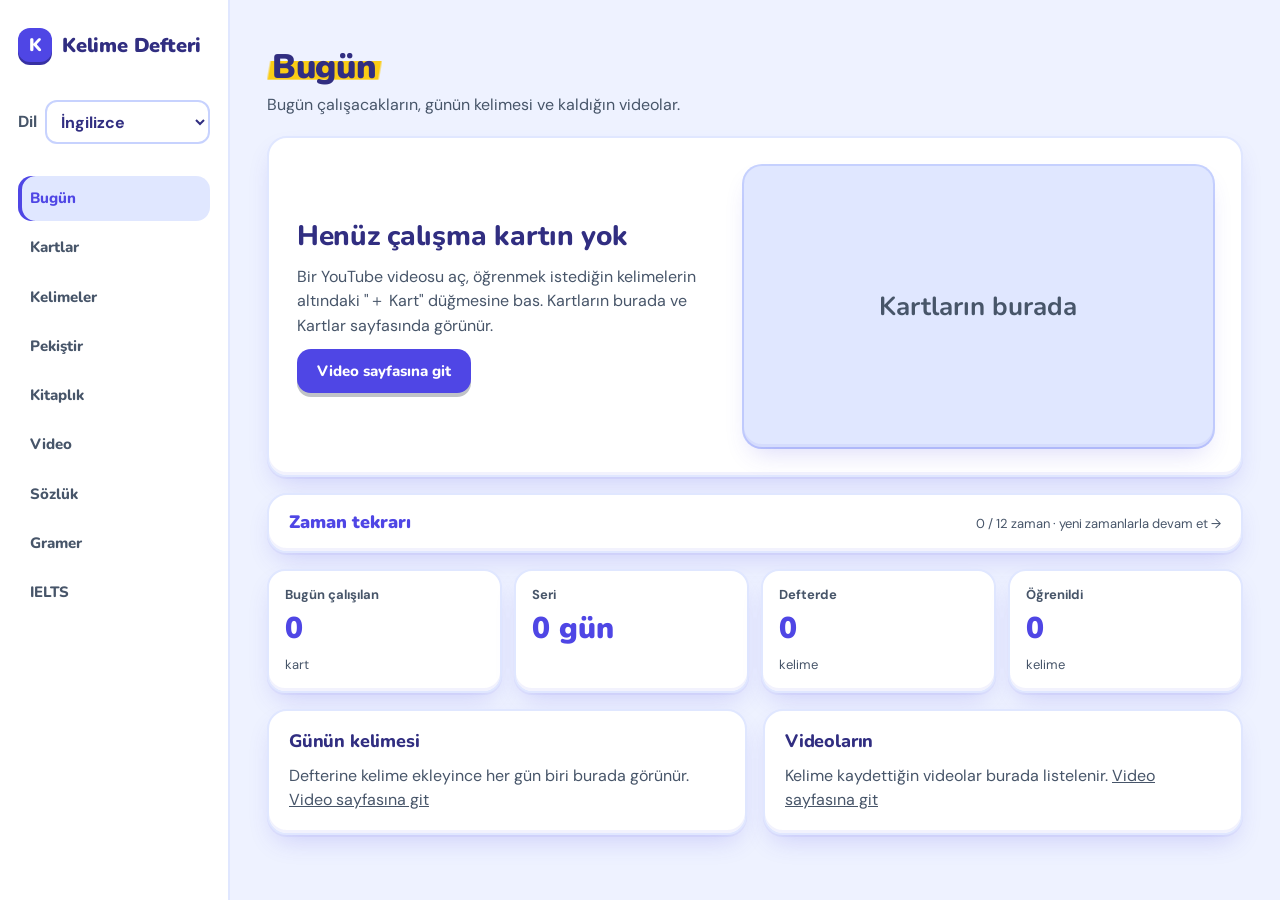
<file: web/index.html>
<!DOCTYPE html>
<html lang="tr">
<head>
    <meta charset="UTF-8">
    <meta name="viewport" content="width=device-width, initial-scale=1.0, viewport-fit=cover">
    <title>Bugün · Kelime Defteri</title>
    <link rel="preconnect" href="https://fonts.googleapis.com">
    <link rel="preconnect" href="https://fonts.gstatic.com" crossorigin>
    <link href="https://fonts.googleapis.com/css2?family=DM+Sans:ital,wght@0,400;0,500;0,700;1,400&family=Nunito:wght@600;700;800;900&display=swap" rel="stylesheet">
    <link rel="stylesheet" href="css/style.css">
</head>
<body>
<div class="app">
    <aside class="sidebar">
        <h1 class="brand"><span class="brand-mark" aria-hidden="true">K</span> Kelime Defteri</h1>
        <nav class="nav" aria-label="Sayfalar">
            <a href="index.html" aria-current="page">Bugün</a>
            <a href="kartlar.html">Kartlar</a>
            <a href="kelimeler.html">Kelimeler</a>
            <a href="pekistir.html">Pekiştir</a>
            <a href="kitaplik.html">Kitaplık</a>
            <a href="video.html">Video</a>
            <a href="sozluk.html">Sözlük</a>
            <a href="gramer.html">Gramer</a>
            <a href="ielts.html">IELTS</a>
        </nav>
    </aside>

    <main class="main">
        <section id="today" class="section">
            <h2><mark>Bugün</mark></h2>
            <p class="section-hint">Bugün çalışacakların, günün kelimesi ve kaldığın videolar.</p>

            <!-- Günün özeti: kayıtlı kartlardan (store.js + saved.js) -->
            <article class="panel hero">
                <div id="todayHero"></div>
                <div class="index-card">
                    <div id="todayNext" class="study-display today-next"></div>
                </div>
            </article>

            <!-- IELTS hedefi: yol haritası çıkarıldıysa görünür (saved.js renderTodayIelts) -->
            <a class="panel today-ielts" id="todayIelts" href="ielts.html#yol" hidden></a>
            <!-- Zaman çizgisi tekrarı: yalnızca İngilizcede (saved.js renderTodayTenses) -->
            <a class="panel today-ielts" id="todayTenses" href="gramer.html#zaman-cizgisi" hidden></a>

            <div class="tiles">
                <div class="tile"><span class="tile-label">Bugün çalışılan</span><span class="tile-value" id="todayDone">0</span><span class="tile-sub">kart</span></div>
                <div class="tile"><span class="tile-label">Seri</span><span class="tile-value"><span id="todayStreak">0</span> gün</span></div>
                <div class="tile"><span class="tile-label">Defterde</span><span class="tile-value" id="todayTotal">0</span><span class="tile-sub">kelime</span></div>
                <div class="tile"><span class="tile-label">Öğrenildi</span><span class="tile-value" id="todayLearned">0</span><span class="tile-sub">kelime</span></div>
            </div>

            <div class="grid grid-2">
                <article class="panel">
                    <h3>Günün kelimesi</h3>
                    <div id="todayWord"></div>
                </article>
                <article class="panel">
                    <h3>Videoların</h3>
                    <div id="todayVideos"></div>
                </article>
            </div>
        </section>
    </main>
</div>

<script src="js/helpers.js"></script>
<script src="js/lang.js"></script>
<script src="js/course.js"></script>
<script src="js/store.js"></script>
<script src="js/saved.js"></script>
</body>
</html>
</file>
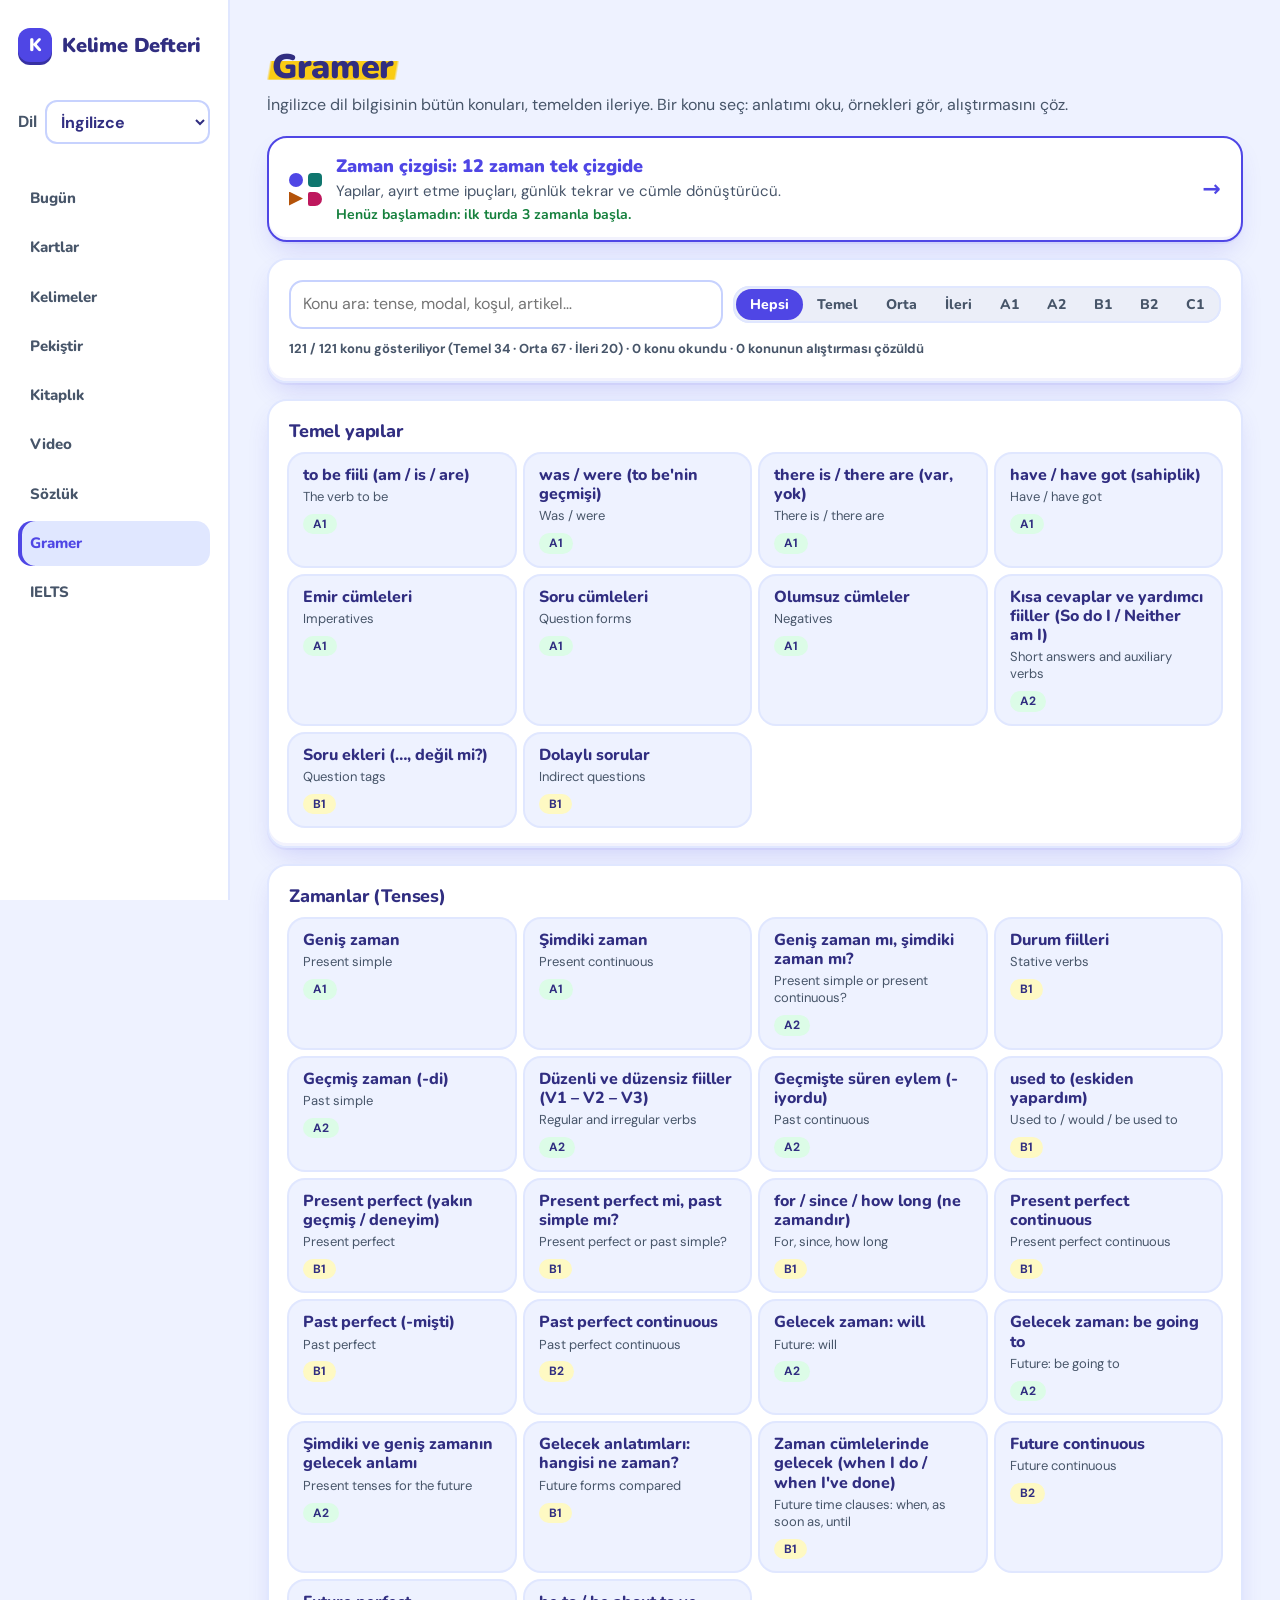
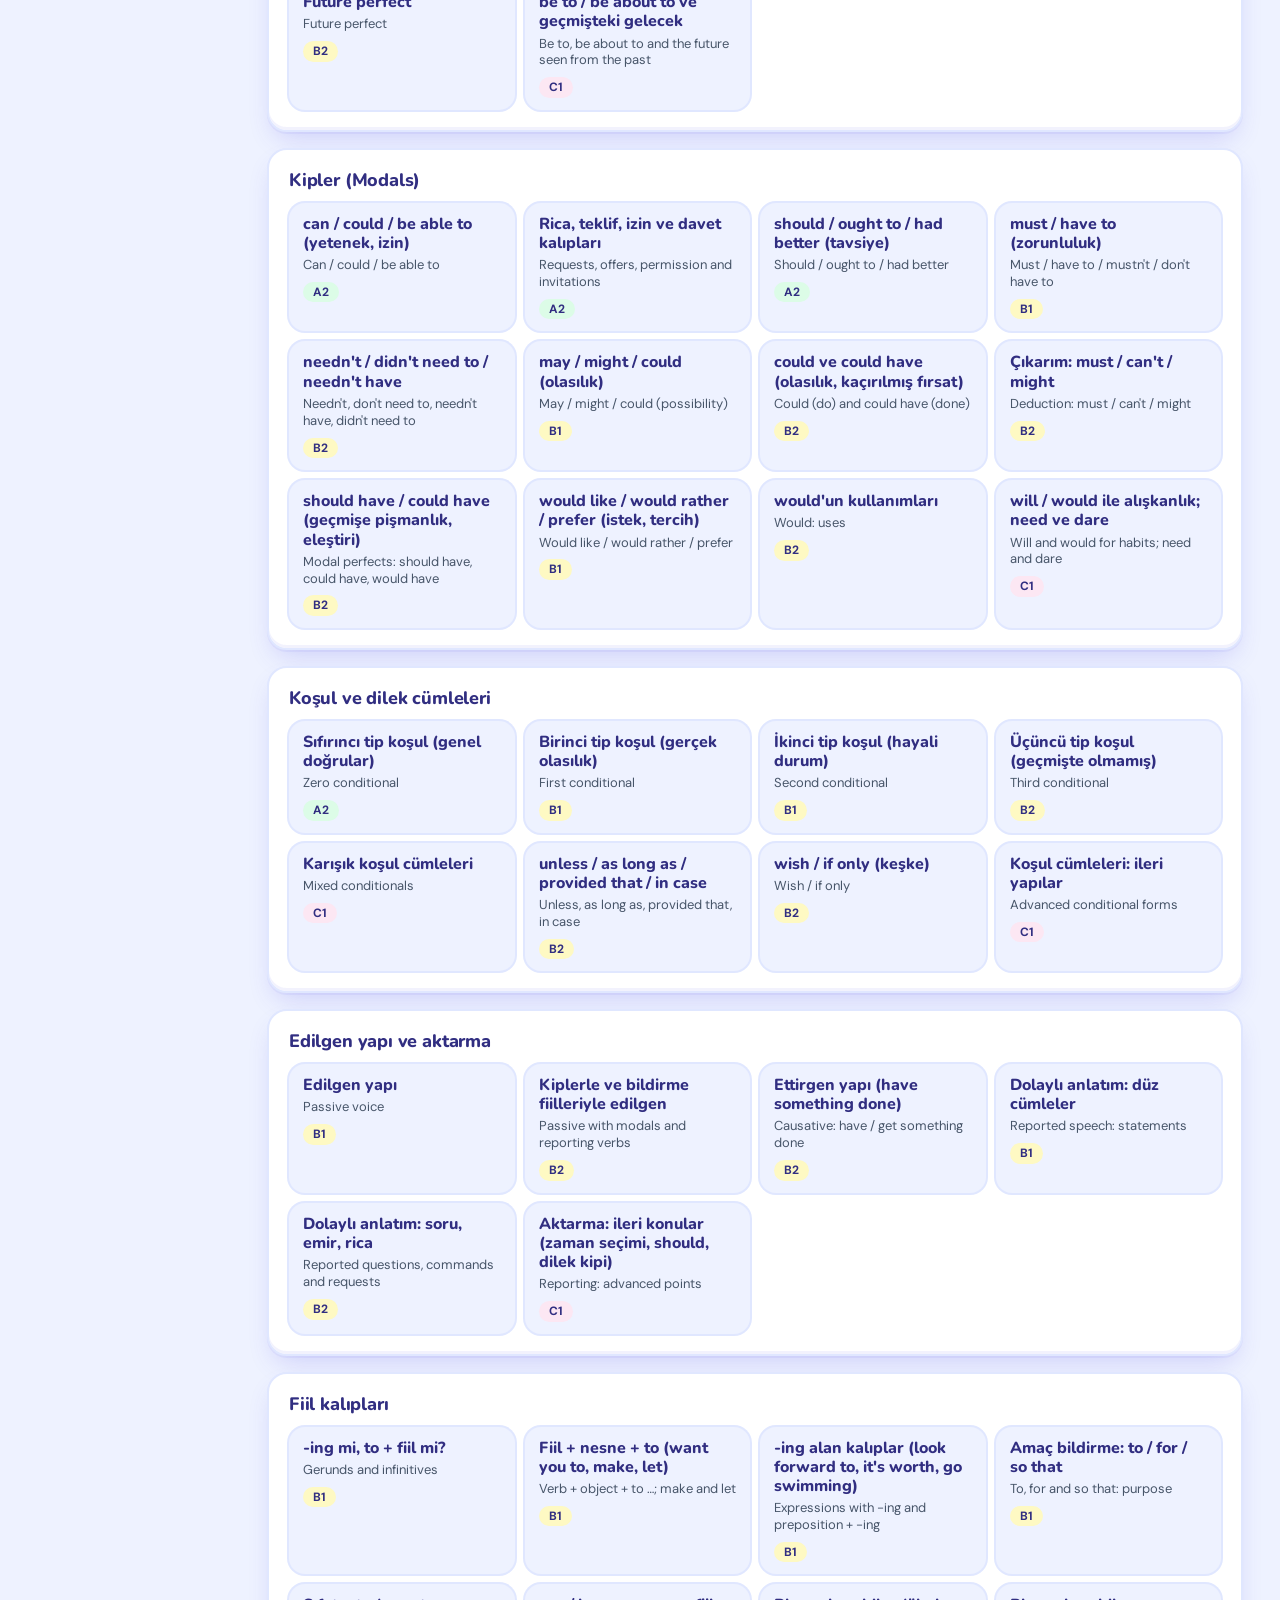
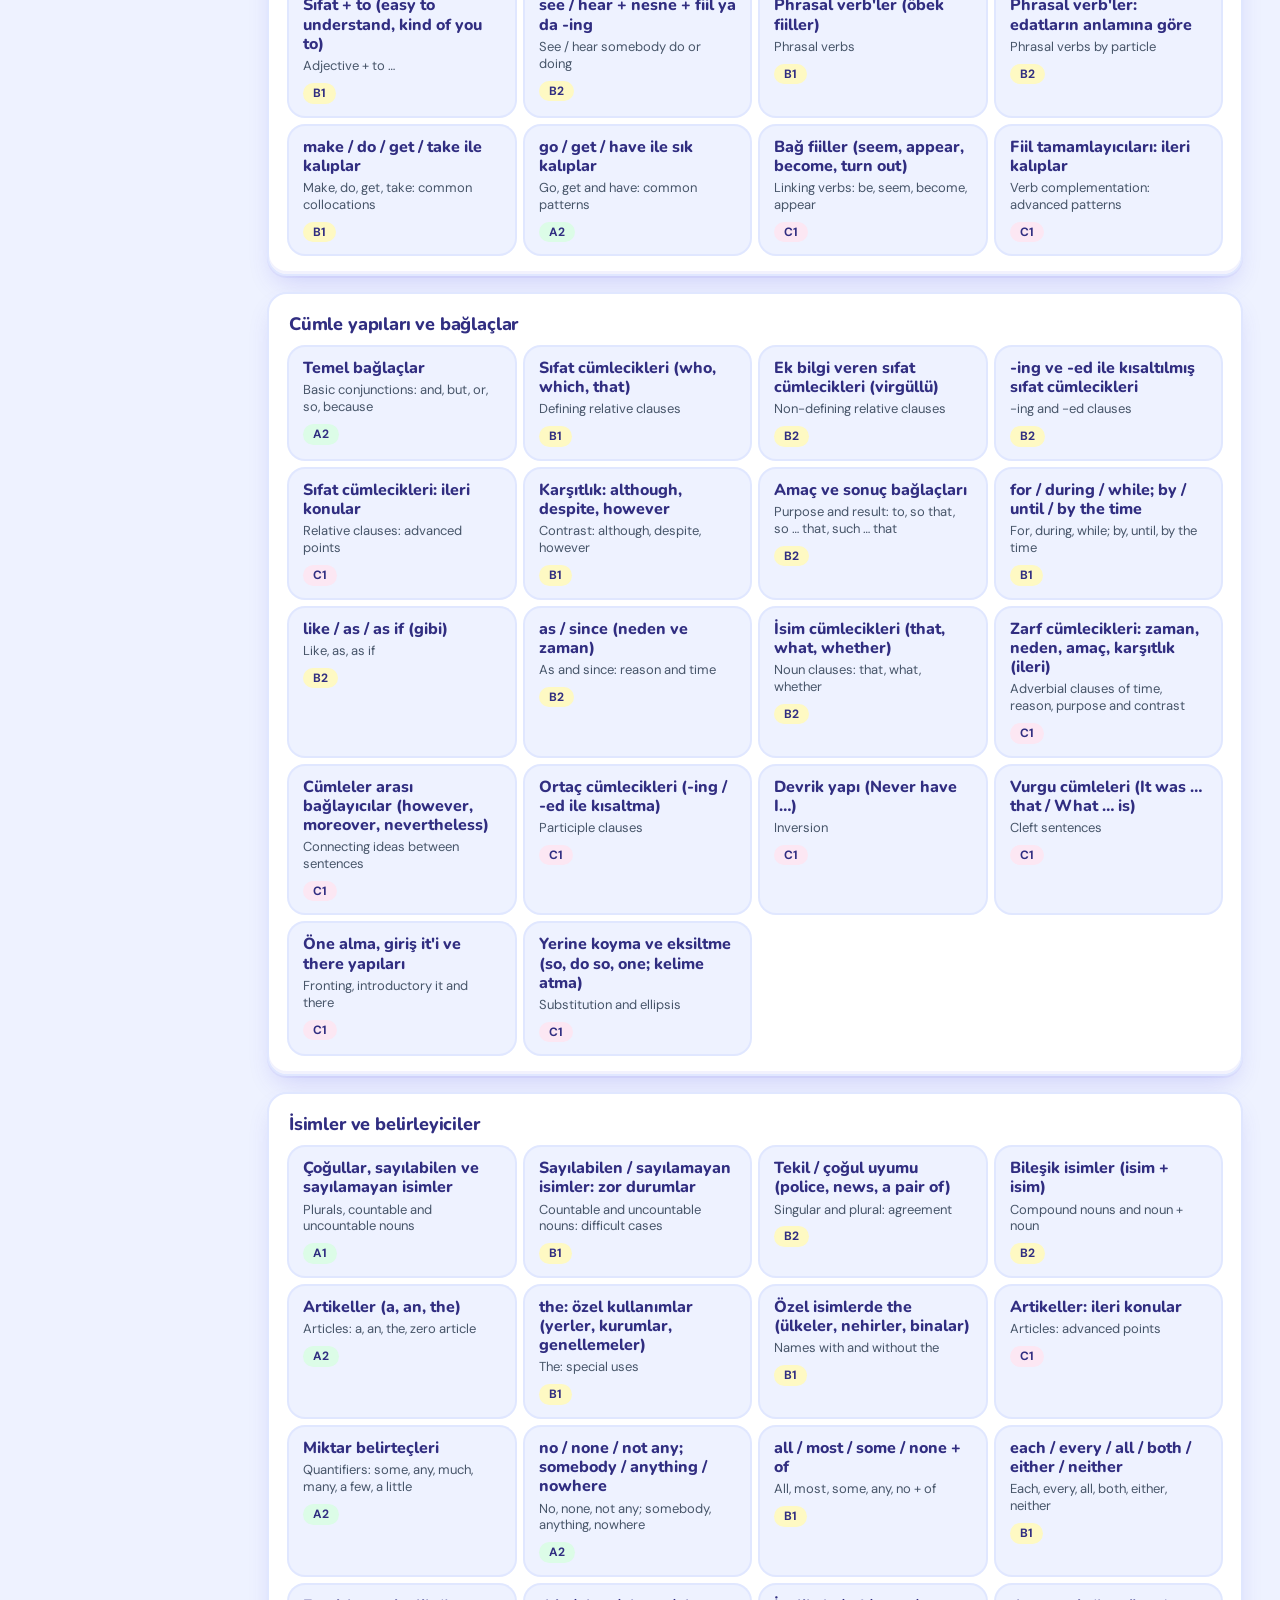
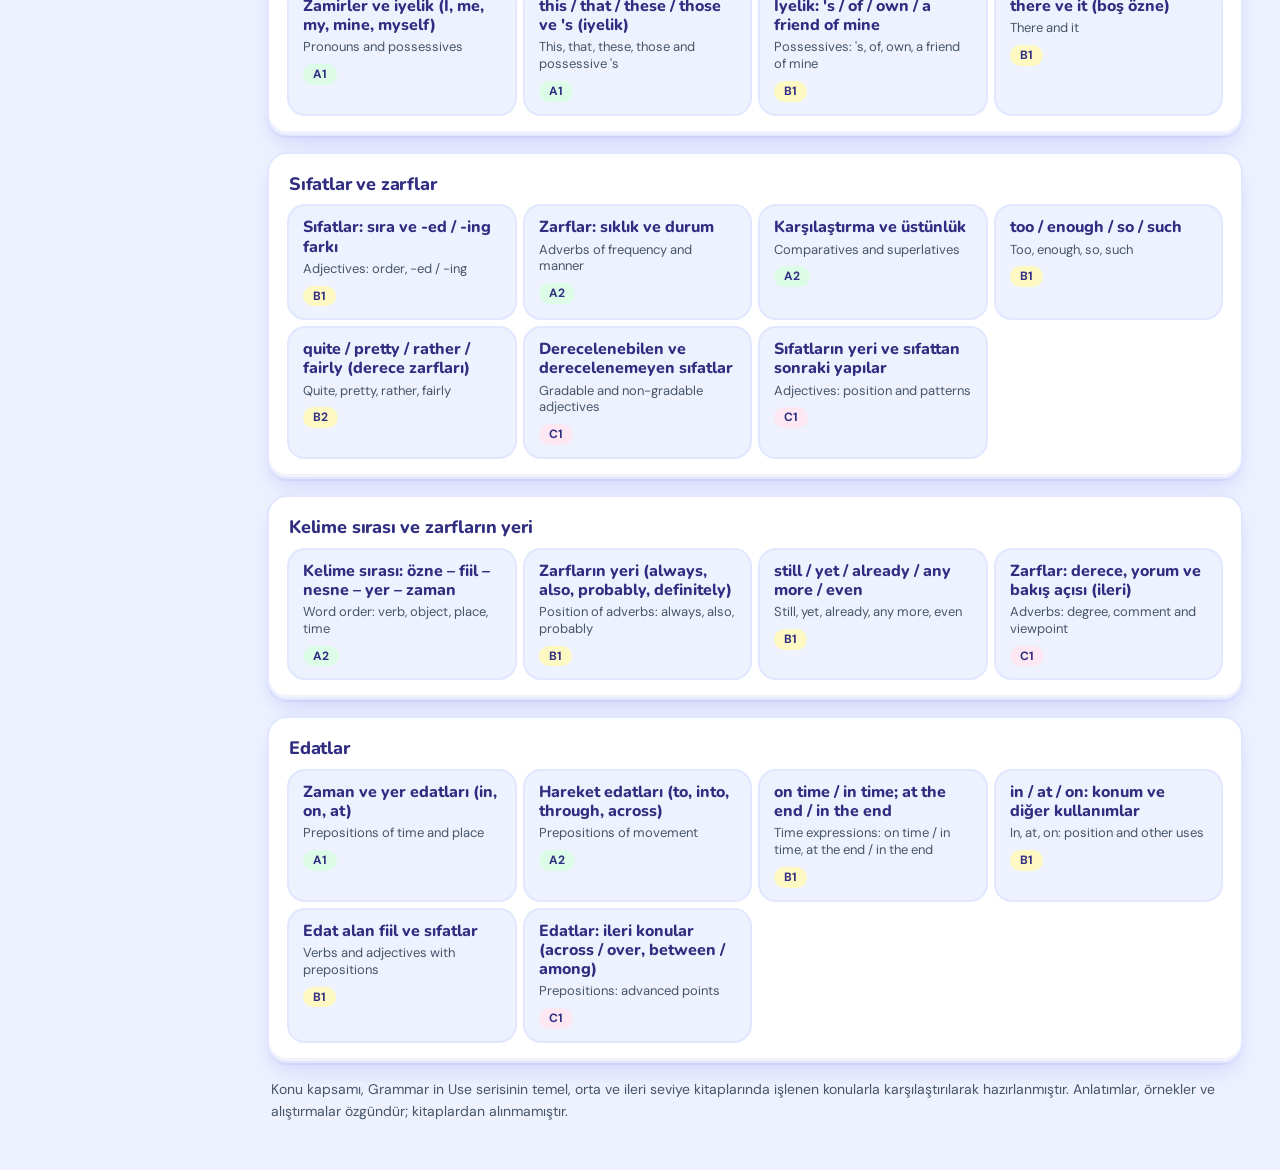
<file: web/gramer.html>
<!DOCTYPE html>
<html lang="tr">
<head>
    <meta charset="UTF-8">
    <meta name="viewport" content="width=device-width, initial-scale=1.0, viewport-fit=cover">
    <title>Gramer · Kelime Defteri</title>
    <link rel="preconnect" href="https://fonts.googleapis.com">
    <link rel="preconnect" href="https://fonts.gstatic.com" crossorigin>
    <link href="https://fonts.googleapis.com/css2?family=DM+Sans:ital,wght@0,400;0,500;0,700;1,400&family=Nunito:wght@600;700;800;900&display=swap" rel="stylesheet">
    <link rel="stylesheet" href="css/style.css">
</head>
<body>
<div class="app">
    <aside class="sidebar">
        <h1 class="brand"><span class="brand-mark" aria-hidden="true">K</span> Kelime Defteri</h1>
        <nav class="nav" aria-label="Sayfalar">
            <a href="index.html">Bugün</a>
            <a href="kartlar.html">Kartlar</a>
            <a href="kelimeler.html">Kelimeler</a>
            <a href="pekistir.html">Pekiştir</a>
            <a href="kitaplik.html">Kitaplık</a>
            <a href="video.html">Video</a>
            <a href="sozluk.html">Sözlük</a>
            <a href="gramer.html" aria-current="page">Gramer</a>
            <a href="ielts.html">IELTS</a>
        </nav>
    </aside>

    <main class="main">
        <section id="gramer" class="section">
            <h2><mark>Gramer</mark></h2>
            <p class="section-hint">İngilizce dil bilgisinin bütün konuları, temelden ileriye. Bir konu seç: anlatımı oku, örnekleri gör, alıştırmasını çöz.</p>

            <!-- Konu listesi -->
            <div id="grBrowse">
                <!-- Zaman çizgisi girişi (yalnızca İngilizce; zamanlar.js gösterir) -->
                <a class="panel tl-entry" id="tlEntry" href="#zaman-cizgisi" hidden>
                    <span class="tl-entry-shapes" aria-hidden="true"><i class="tl-simple"></i><i class="tl-continuous"></i><i class="tl-perfect"></i><i class="tl-perfect-continuous"></i></span>
                    <span class="tl-entry-text">
                        <span class="tl-entry-title">Zaman çizgisi: 12 zaman tek çizgide</span>
                        <span class="tl-entry-desc">Yapılar, ayırt etme ipuçları, günlük tekrar ve cümle dönüştürücü.</span>
                        <span class="tl-entry-due" id="tlEntryDue"></span>
                    </span>
                    <span class="tl-entry-go" aria-hidden="true">→</span>
                </a>
                <article class="panel">
                    <div class="gr-tools">
                        <input type="text" id="grSearch" placeholder="Konu ara: tense, modal, koşul, artikel…" aria-label="Konu ara" autocomplete="off">
                        <div class="segmented" id="grLevels" role="group" aria-label="Seviye">
                            <button type="button" data-level="" aria-pressed="true">Hepsi</button>
                            <button type="button" data-level="temel" aria-pressed="false" title="A1 ve A2">Temel</button>
                            <button type="button" data-level="orta" aria-pressed="false" title="B1 ve B2">Orta</button>
                            <button type="button" data-level="ileri" aria-pressed="false" title="C1">İleri</button>
                            <button type="button" data-level="A1" aria-pressed="false">A1</button>
                            <button type="button" data-level="A2" aria-pressed="false">A2</button>
                            <button type="button" data-level="B1" aria-pressed="false">B1</button>
                            <button type="button" data-level="B2" aria-pressed="false">B2</button>
                            <button type="button" data-level="C1" aria-pressed="false">C1</button>
                        </div>
                    </div>
                    <p class="word-info" id="grSummary"></p>
                </article>
                <div id="grList"></div>
                <p class="lab-note gr-credit">Konu kapsamı, Grammar in Use serisinin temel, orta ve ileri seviye kitaplarında işlenen konularla karşılaştırılarak hazırlanmıştır. Anlatımlar, örnekler ve alıştırmalar özgündür; kitaplardan alınmamıştır.</p>
            </div>

            <!-- Açık konu -->
            <div id="grLesson" hidden>
                <div class="gr-nav">
                    <button type="button" class="mini" id="grBack">← Konulara dön</button>
                    <span class="gr-nav-side">
                        <button type="button" class="mini" id="grPrev">◀ Önceki konu</button>
                        <button type="button" class="mini" id="grNext">Sonraki konu ▶</button>
                    </span>
                </div>

                <article class="panel">
                    <div class="ielts-section-head" id="grHead"></div>
                    <div id="grCore"></div>
                    <div id="grSubs" hidden>
                        <h4 class="dict-subtitle">Bu konuda</h4>
                        <ul class="ielts-list gr-subs" id="grSubList"></ul>
                    </div>
                </article>

                <article class="panel">
                    <h3>Ayrıntılı anlatım</h3>
                    <p class="transcript-hint" id="grStatus"></p>
                    <div id="grBody"></div>
                    <div class="gr-foot" id="grFoot" hidden>
                        <p class="lab-note" id="grSource"></p>
                        <button type="button" class="mini" id="grRefresh">Anlatımı yeniden üret</button>
                    </div>
                </article>

                <article class="panel">
                    <h3>Alıştırma</h3>
                    <div class="ielts-toolbar">
                        <button type="button" id="grQuizNew">Alıştırma üret</button>
                    </div>
                    <p class="transcript-hint" id="grQuizStatus"></p>
                    <div id="grQuizBody" hidden>
                        <div id="grQuestions"></div>
                        <div class="ielts-actions">
                            <button type="button" id="grCheck">Kontrol et</button>
                            <span class="ielts-score" id="grScore"></span>
                        </div>
                    </div>
                </article>
            </div>

            <!-- Zaman çizgisi (gramer.html#zaman-cizgisi, zamanlar.js) -->
            <div id="grTimeline" hidden>
                <div class="gr-nav">
                    <button type="button" class="mini" id="tlBack">← Konulara dön</button>
                </div>

                <article class="panel">
                    <h3>Zaman çizgisi</h3>
                    <p class="section-hint">Sütunlar zamanı (geçmiş, şimdi, gelecek), satırlar görünüşü gösterir. Her görünüşün bir şekli var: nokta, dalga, ok, dalgalı ok. Bir zamana dokun: kalıbı, kullanımı ve karıştırıldığı zamanlar açılır.</p>
                    <div class="tl-board" id="tlBoard" role="group" aria-label="Zamanlar"></div>
                    <div class="tl-detail" id="tlDetail" hidden></div>
                </article>

                <article class="panel" id="tlPractice">
                    <h3>Günlük tekrar</h3>
                    <p class="transcript-hint" id="tlPracticeStatus"></p>
                    <div id="tlPracticeArea"></div>
                    <p class="lab-note">Her zaman bir kutuda durur: doğru bildikçe tekrar aralığı uzar (1, 3, 7, 14, 30 gün), yanlışta başa döner. Günde en çok 3 yeni zaman gelir; sorular karışık sorulur ki zamanları birbirinden ayırmayı öğren.</p>
                </article>

                <article class="panel" id="tlConvert">
                    <h3>Cümle dönüştürücü</h3>
                    <p class="section-hint">Bir İngilizce cümle yaz; on iki zamandaki hâllerini gör. Basit cümleler kurallarla anında çevrilir, kuralların çözemediğini Gemini dönüştürür.</p>
                    <form class="tl-convert-form" id="tlConvertForm">
                        <input type="text" id="tlSentence" maxlength="200" placeholder="Ör. She drinks coffee every morning." aria-label="İngilizce cümle" autocomplete="off" spellcheck="false">
                        <button type="submit" id="tlConvertGo">Dönüştür</button>
                    </form>
                    <p class="tl-samples" id="tlSamples"><span class="lab-note">Örnek:</span></p>
                    <p class="transcript-hint" id="tlConvertStatus"></p>
                    <div class="tl-convert-tools">
                        <div class="segmented" id="tlPolarity" role="group" aria-label="Cümle türü" hidden>
                            <button type="button" data-polarity="pos" aria-pressed="true">Olumlu</button>
                            <button type="button" data-polarity="neg" aria-pressed="false">Olumsuz</button>
                            <button type="button" data-polarity="q" aria-pressed="false">Soru</button>
                        </div>
                        <button type="button" class="mini" id="tlTranslate" hidden>Türkçesini göster</button>
                    </div>
                    <ul class="ielts-list tl-notes" id="tlConvertNotes"></ul>
                    <ul class="tl-conv-list" id="tlConvertRows"></ul>
                    <div class="tl-convert-ai" id="tlConvertAi" hidden></div>
                    <p class="lab-note tl-legend"><span class="tl-r-aux">yardımcı fiil</span> · <span class="tl-r-verb">fiil</span><span class="tl-r-suf">-ek</span> · <span class="tl-r-irr">düzensiz biçim</span> · <span class="tl-r-neg">not</span></p>
                </article>
            </div>
        </section>
    </main>
</div>

<script src="js/helpers.js"></script>
<script src="js/lang.js"></script>
<script src="js/course.js"></script>
<script src="js/store.js"></script>
<script src="js/quiz.js"></script>
<script src="js/gramer.js"></script>
<script src="js/zamanlar.js"></script>
</body>
</html>
</file>
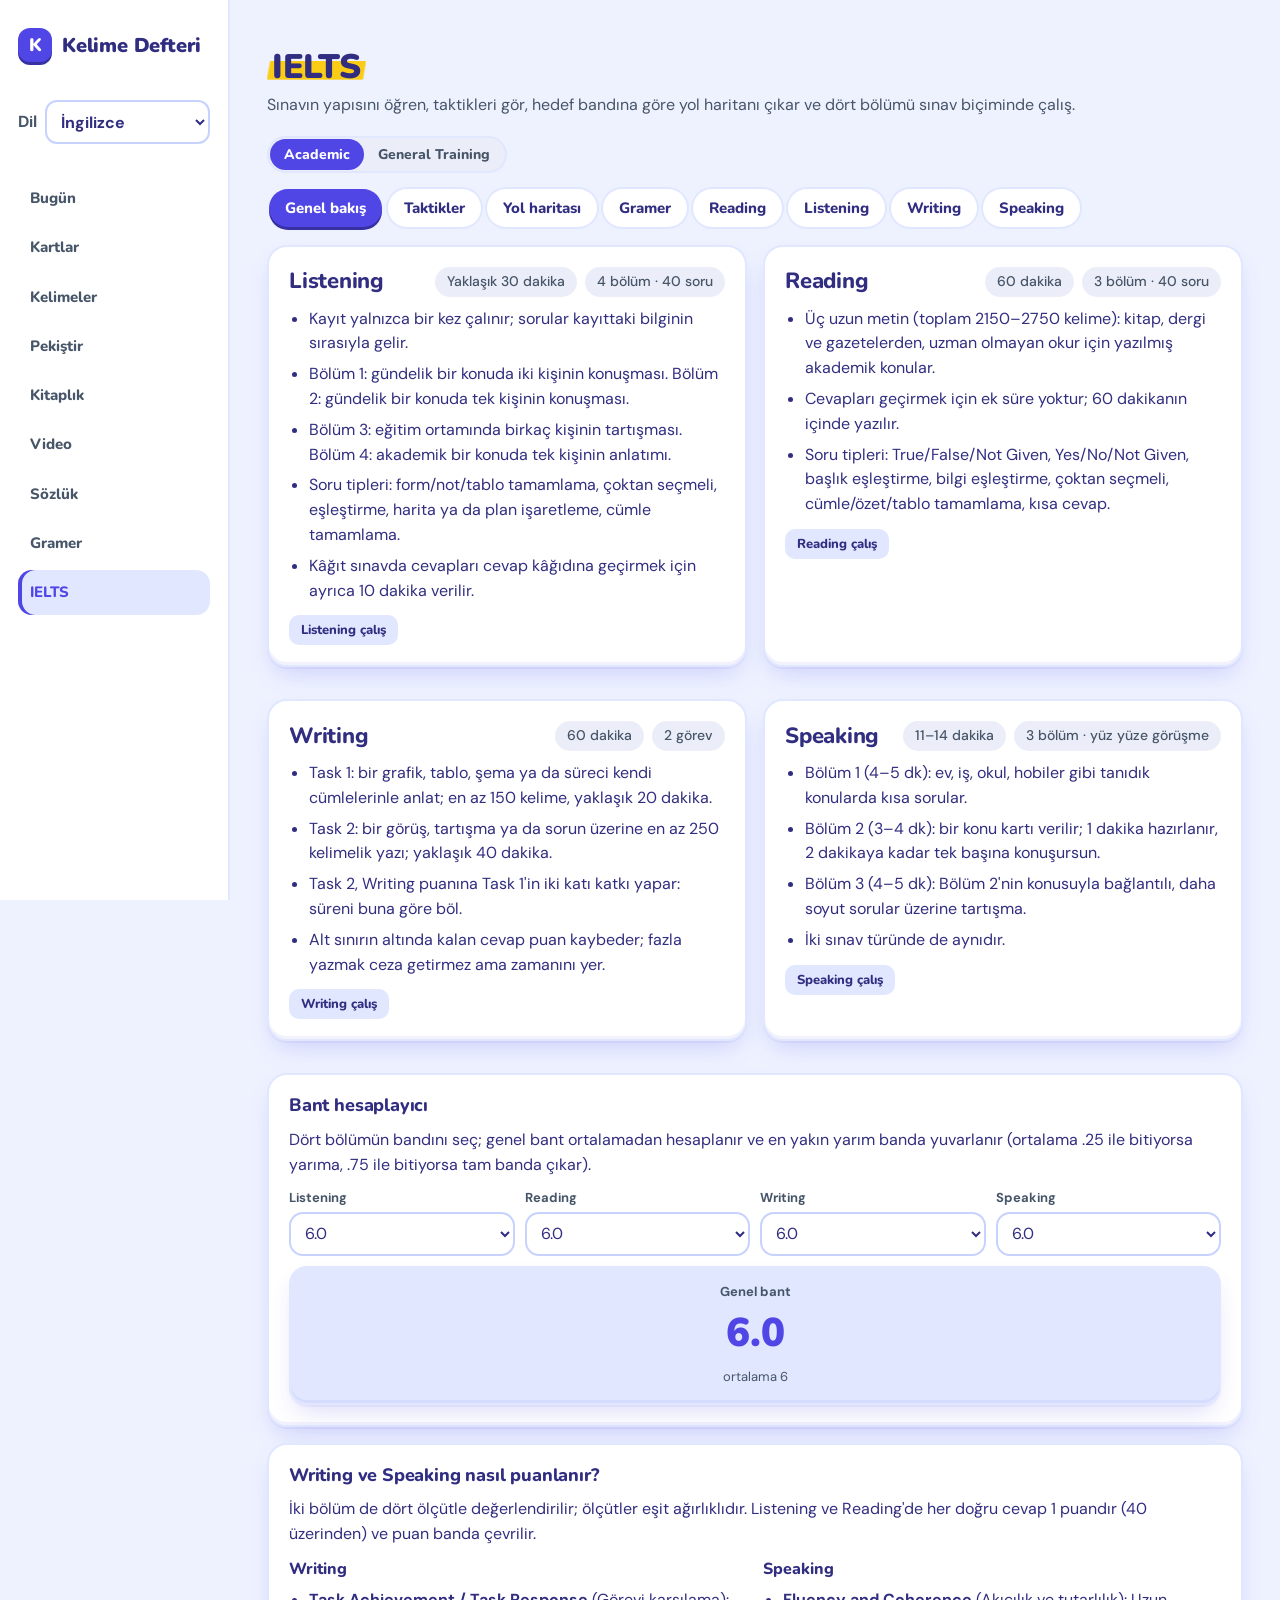
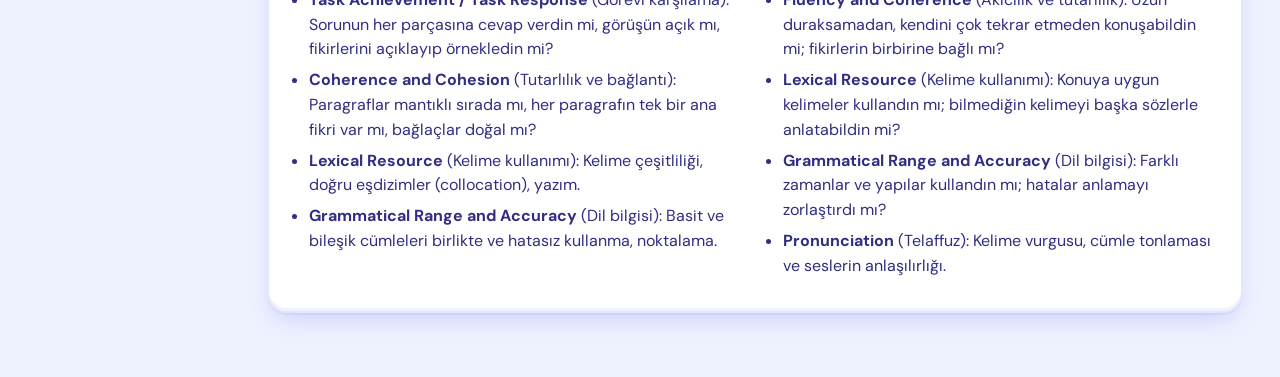
<file: web/ielts.html>
<!DOCTYPE html>
<html lang="tr">
<head>
    <meta charset="UTF-8">
    <meta name="viewport" content="width=device-width, initial-scale=1.0, viewport-fit=cover">
    <title>IELTS · Kelime Defteri</title>
    <link rel="preconnect" href="https://fonts.googleapis.com">
    <link rel="preconnect" href="https://fonts.gstatic.com" crossorigin>
    <link href="https://fonts.googleapis.com/css2?family=DM+Sans:ital,wght@0,400;0,500;0,700;1,400&family=Nunito:wght@600;700;800;900&display=swap" rel="stylesheet">
    <link rel="stylesheet" href="css/style.css">
</head>
<body>
<div class="app">
    <aside class="sidebar">
        <h1 class="brand"><span class="brand-mark" aria-hidden="true">K</span> Kelime Defteri</h1>
        <nav class="nav" aria-label="Sayfalar">
            <a href="index.html">Bugün</a>
            <a href="kartlar.html">Kartlar</a>
            <a href="kelimeler.html">Kelimeler</a>
            <a href="pekistir.html">Pekiştir</a>
            <a href="kitaplik.html">Kitaplık</a>
            <a href="video.html">Video</a>
            <a href="sozluk.html">Sözlük</a>
            <a href="gramer.html">Gramer</a>
            <a href="ielts.html" aria-current="page">IELTS</a>
        </nav>
    </aside>

    <main class="main">
        <section id="ielts" class="section">
            <h2><mark>IELTS</mark></h2>
            <p class="section-hint">Sınavın yapısını öğren, taktikleri gör, hedef bandına göre yol haritanı çıkar ve dört bölümü sınav biçiminde çalış.</p>

            <!-- Sınav türü + sekmeler -->
            <div class="ielts-top">
                <div class="segmented" id="ieltsModule" role="group" aria-label="Sınav türü">
                    <button type="button" data-module="academic" aria-pressed="true">Academic</button>
                    <button type="button" data-module="general" aria-pressed="false">General Training</button>
                </div>
            </div>
            <div class="ielts-tabs" id="ieltsTabs" role="tablist" aria-label="IELTS bölümleri">
                <button type="button" role="tab" data-tab="genel" aria-selected="true">Genel bakış</button>
                <button type="button" role="tab" data-tab="taktik" aria-selected="false">Taktikler</button>
                <button type="button" role="tab" data-tab="yol" aria-selected="false">Yol haritası</button>
                <button type="button" role="tab" data-tab="gramer" aria-selected="false">Gramer</button>
                <button type="button" role="tab" data-tab="reading" aria-selected="false">Reading</button>
                <button type="button" role="tab" data-tab="listening" aria-selected="false">Listening</button>
                <button type="button" role="tab" data-tab="writing" aria-selected="false">Writing</button>
                <button type="button" role="tab" data-tab="speaking" aria-selected="false">Speaking</button>
            </div>

            <!-- 1. Genel bakış -->
            <div class="ielts-panel" data-panel="genel">
                <div class="ielts-sections" id="ieltsSections"></div>

                <article class="panel">
                    <h3>Bant hesaplayıcı</h3>
                    <p>Dört bölümün bandını seç; genel bant ortalamadan hesaplanır ve en yakın yarım banda yuvarlanır (ortalama .25 ile bitiyorsa yarıma, .75 ile bitiyorsa tam banda çıkar).</p>
                    <div class="ielts-calc" id="ieltsCalc">
                        <label class="field"><span>Listening</span><select data-skill="listening"></select></label>
                        <label class="field"><span>Reading</span><select data-skill="reading"></select></label>
                        <label class="field"><span>Writing</span><select data-skill="writing"></select></label>
                        <label class="field"><span>Speaking</span><select data-skill="speaking"></select></label>
                        <div class="tile ielts-overall"><span class="tile-label">Genel bant</span><span class="tile-value" id="ieltsOverall">–</span><span class="tile-sub" id="ieltsAverage"></span></div>
                    </div>
                </article>

                <article class="panel">
                    <h3>Writing ve Speaking nasıl puanlanır?</h3>
                    <p>İki bölüm de dört ölçütle değerlendirilir; ölçütler eşit ağırlıklıdır. Listening ve Reading'de her doğru cevap 1 puandır (40 üzerinden) ve puan banda çevrilir.</p>
                    <div class="grid grid-2">
                        <div><h4 class="dict-subtitle ielts-plain">Writing</h4><ul class="ielts-list" id="ieltsCriteriaWriting"></ul></div>
                        <div><h4 class="dict-subtitle ielts-plain">Speaking</h4><ul class="ielts-list" id="ieltsCriteriaSpeaking"></ul></div>
                    </div>
                </article>
            </div>

            <!-- 2. Taktikler -->
            <div class="ielts-panel" data-panel="taktik" hidden>
                <div id="ieltsTactics"></div>
            </div>

            <!-- 3. Yol haritası -->
            <div class="ielts-panel" data-panel="yol" hidden>
                <article class="panel">
                    <h3>Hedefin</h3>
                    <form id="roadmapForm" class="ielts-form">
                        <label class="field"><span>Şu anki bandın (tahmini)</span><select id="roadmapCurrent"></select></label>
                        <label class="field"><span>Hedef bandın</span><select id="roadmapTarget"></select></label>
                        <label class="field"><span>Sınav tarihi</span><input type="date" id="roadmapDate"></label>
                        <label class="field"><span>Günlük çalışma süresi</span>
                            <select id="roadmapMinutes">
                                <option value="30">30 dakika</option>
                                <option value="60" selected>1 saat</option>
                                <option value="90">1,5 saat</option>
                                <option value="120">2 saat</option>
                                <option value="180">3 saat</option>
                            </select>
                        </label>
                        <label class="field"><span>En zayıf bölümün</span>
                            <select id="roadmapWeak">
                                <option value="">Bilmiyorum</option>
                                <option value="listening">Listening</option>
                                <option value="reading">Reading</option>
                                <option value="writing">Writing</option>
                                <option value="speaking">Speaking</option>
                            </select>
                        </label>
                        <button type="submit">Yol haritamı çıkar</button>
                    </form>
                    <p class="lab-note">Şu anki bandını bilmiyorsan Reading sekmesinde bir set çöz ve Writing sekmesinde bir Task 2 yazıp değerlendir; çıkan tahmini bantları kullan.</p>
                    <p id="roadmapMessage"></p>
                </article>

                <div id="roadmapSummary"></div>
                <div id="roadmapWeeks"></div>

                <article class="panel">
                    <h3>Son çalışmaların</h3>
                    <div id="ieltsResults"></div>
                </article>
            </div>

            <!-- Gramer tekrarı (ielts-grammar.js) -->
            <div class="ielts-panel" data-panel="gramer" hidden>
                <article class="panel">
                    <h3>Gramer tekrarı</h3>
                    <p>Writing ve Speaking puanının dörtte biri dil bilgisidir. Aşağıdaki konular IELTS'te en çok puan getiren ya da kaybettiren yapılardır: bir konu seç, anlatımı oku, sonra kendi seviyende alıştırma çöz.</p>
                    <div class="ielts-gram-grid" id="gramTopics"></div>
                </article>
                <article class="panel" id="gramDetail" hidden></article>
                <article class="panel" id="gramPractice" hidden>
                    <div class="ielts-toolbar">
                        <label class="study-deck">Zorluk <select class="ielts-level" id="grammarLevel" data-skill="grammar" aria-label="Gramer zorluğu"></select></label>
                        <button type="button" id="gramNew">Alıştırma üret</button>
                    </div>
                    <p class="transcript-hint" id="gramStatus"></p>
                    <div id="gramBody" hidden>
                        <div id="gramQuestions"></div>
                        <div class="ielts-actions">
                            <button type="button" id="gramCheck">Kontrol et</button>
                            <span class="ielts-score" id="gramScore"></span>
                        </div>
                    </div>
                </article>
            </div>

            <!-- 4. Reading -->
            <div class="ielts-panel" data-panel="reading" hidden>
                <article class="panel">
                    <div class="ielts-toolbar">
                        <label class="study-deck">Zorluk <select class="ielts-level" id="readingLevel" data-skill="reading" aria-label="Reading zorluğu"></select></label>
                        <button type="button" id="readingNew">Yeni metin üret</button>
                        <label class="study-deck">Önceki setler <select id="readingOld"><option value="">Seç…</option></select></label>
                        <span class="ielts-timer" id="readingTimer" hidden>20:00</span>
                    </div>
                    <p class="lab-note">Zorluk, metnin ve soruların hangi bant seviyesine göre yazılacağını belirler; her bölüm için ayrı seçilir ve hatırlanır. Sorular yapay zekâ (Gemini) üretimidir; gerçek IELTS soruları değildir ve hata içerebilir. Gerçek sınavda 60 dakikada üç metin vardır; burada tek metin için 20 dakika verilir.</p>
                    <p class="transcript-hint" id="readingStatus"></p>
                </article>
                <div class="ielts-reading" id="readingBody" hidden>
                    <article class="panel ielts-passage" id="readingPassage"></article>
                    <article class="panel">
                        <div id="readingQuestions"></div>
                        <div class="ielts-actions">
                            <button type="button" id="readingCheck">Kontrol et</button>
                            <span class="ielts-score" id="readingScore"></span>
                        </div>
                    </article>
                </div>
            </div>

            <!-- 5. Listening -->
            <div class="ielts-panel" data-panel="listening" hidden>
                <article class="panel">
                    <div class="ielts-toolbar">
                        <label class="study-deck">Video <select id="listeningVideo"><option value="">Seç…</option></select></label>
                        <label class="study-deck">Zorluk <select class="ielts-level" id="listeningLevel" data-skill="listening" aria-label="Listening zorluğu"></select></label>
                        <button type="button" id="listeningNew">Soruları üret</button>
                        <label class="study-deck">Önceki setler <select id="listeningOld"><option value="">Seç…</option></select></label>
                    </div>
                    <p class="lab-note">Listede yalnızca Video sayfasında daha önce açtığın videolar çıkar. Sorular yapay zekâ üretimidir. Sınavdaki gibi çalışmak için videoyu bir kez, durdurmadan dinle ve cevapları dinlerken yaz.</p>
                    <p class="transcript-hint" id="listeningStatus"></p>
                </article>
                <div class="ielts-reading" id="listeningBody" hidden>
                    <article class="panel">
                        <div class="player-box"><div id="listeningPlayer"></div></div>
                        <p class="lab-note" id="listeningCover"></p>
                    </article>
                    <article class="panel">
                        <div id="listeningQuestions"></div>
                        <div class="ielts-actions">
                            <button type="button" id="listeningCheck">Kontrol et</button>
                            <span class="ielts-score" id="listeningScore"></span>
                        </div>
                    </article>
                </div>
            </div>

            <!-- 6. Writing -->
            <div class="ielts-panel" data-panel="writing" hidden>
                <article class="panel">
                    <div class="ielts-toolbar">
                        <div class="segmented" id="writingTask" role="group" aria-label="Görev">
                            <button type="button" data-task="1" aria-pressed="false">Task 1</button>
                            <button type="button" data-task="2" aria-pressed="true">Task 2</button>
                        </div>
                        <label class="study-deck">Zorluk <select class="ielts-level" id="writingLevel" data-skill="writing" aria-label="Writing zorluğu"></select></label>
                        <button type="button" id="writingNew">Konu üret</button>
                        <span class="ielts-timer" id="writingTimer">40:00</span>
                        <button type="button" class="mini" id="writingTimerToggle">Süreyi başlat</button>
                    </div>
                    <p class="transcript-hint" id="writingStatus"></p>
                    <div class="ielts-prompt" id="writingPrompt" hidden></div>
                    <label class="field"><span>Cevabın</span>
                        <textarea class="dictation-typed ielts-essay" id="writingEssay" rows="14" placeholder="Önce bir konu üret ya da kendi konunu çalışıyorsan doğrudan yazmaya başla."></textarea>
                    </label>
                    <div class="ielts-actions">
                        <span class="ielts-words" id="writingWords">0 kelime</span>
                        <button type="button" id="writingReview">Değerlendir</button>
                    </div>
                    <p class="lab-note">Değerlendirme yapay zekâ tahminidir, resmi puan değildir; gerçek sınav görevlisinin puanından farklı olabilir. Taslağın bu tarayıcıda kendiliğinden kaydedilir.</p>
                </article>
                <article class="panel" id="writingResult" hidden></article>
            </div>

            <!-- 7. Speaking -->
            <div class="ielts-panel" data-panel="speaking" hidden>
                <article class="panel">
                    <div class="ielts-toolbar">
                        <label class="study-deck">Zorluk <select class="ielts-level" id="speakingLevel" data-skill="speaking" aria-label="Speaking zorluğu"></select></label>
                        <button type="button" id="speakingNew">Soruları üret</button>
                        <button type="button" class="mini" id="speakingRecord">● Kendini kaydet</button>
                        <button type="button" class="mini" id="speakingPlayback" disabled>▶ Kaydımı dinle</button>
                    </div>
                    <p class="lab-note">Sorular yapay zekâ üretimidir. Kaydın yalnızca bu tarayıcıda durur, hiçbir yere gönderilmez. Konuşman yapay zekâyla puanlanmaz; kaydını dinleyip aşağıdaki ölçütlere göre kendin değerlendir.</p>
                    <p class="transcript-hint" id="speakingStatus"></p>
                </article>
                <div id="speakingBody" hidden>
                    <article class="panel">
                        <h3>Bölüm 1 · tanıdık konular (4–5 dk)</h3>
                        <div id="speakingPart1"></div>
                    </article>
                    <article class="panel">
                        <h3>Bölüm 2 · konu kartı (1 dk hazırlık + 2 dk konuşma)</h3>
                        <div class="ielts-cue" id="speakingCard"></div>
                        <div class="ielts-toolbar">
                            <button type="button" class="mini" id="speakingPrep">1 dk hazırlık</button>
                            <button type="button" class="mini" id="speakingTalk">2 dk konuşma</button>
                            <span class="ielts-timer" id="speakingTimer">1:00</span>
                        </div>
                        <label class="field"><span>Hazırlık notların</span><textarea class="dictation-typed" id="speakingNotes" rows="3" placeholder="Her madde için bir anahtar kelime"></textarea></label>
                    </article>
                    <article class="panel">
                        <h3>Bölüm 3 · tartışma (4–5 dk)</h3>
                        <ol class="ielts-list" id="speakingPart3"></ol>
                    </article>
                    <article class="panel">
                        <h3>Kendini değerlendir</h3>
                        <ul class="ielts-list ielts-checks" id="speakingChecks"></ul>
                    </article>
                </div>
            </div>
        </section>
    </main>
</div>

<script src="js/helpers.js"></script>
<script src="js/lang.js"></script>
<script src="js/course.js"></script>
<script src="js/quiz.js"></script>
<script src="js/ielts-data.js"></script>
<script src="js/ielts.js"></script>
<script src="js/ielts-practice.js"></script>
<script src="js/ielts-grammar.js"></script>
<script src="https://www.youtube.com/iframe_api"></script>
</body>
</html>
</file>
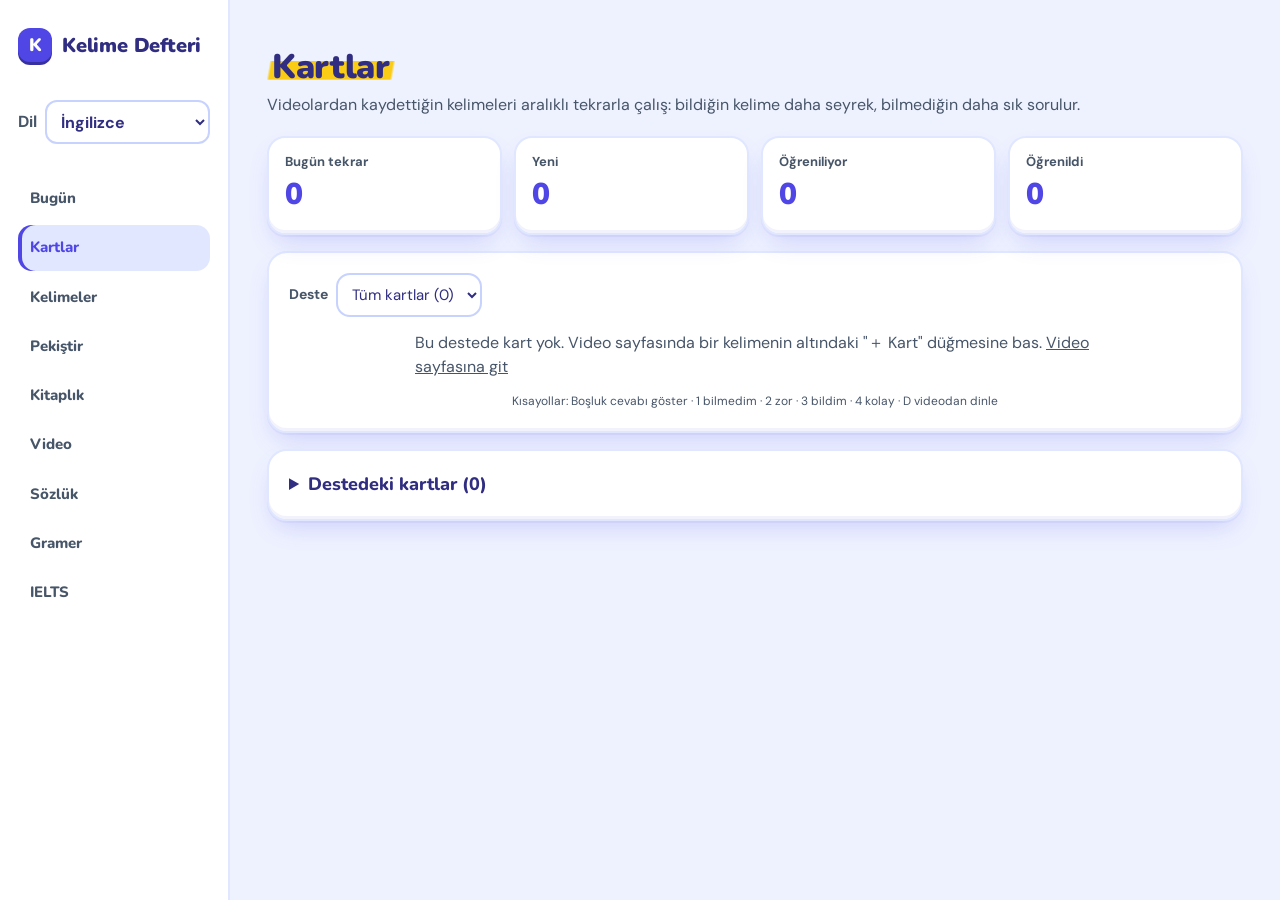
<file: web/kartlar.html>
<!DOCTYPE html>
<html lang="tr">
<head>
    <meta charset="UTF-8">
    <meta name="viewport" content="width=device-width, initial-scale=1.0, viewport-fit=cover">
    <title>Kartlar · Kelime Defteri</title>
    <link rel="preconnect" href="https://fonts.googleapis.com">
    <link rel="preconnect" href="https://fonts.gstatic.com" crossorigin>
    <link href="https://fonts.googleapis.com/css2?family=DM+Sans:ital,wght@0,400;0,500;0,700;1,400&family=Nunito:wght@600;700;800;900&display=swap" rel="stylesheet">
    <link rel="stylesheet" href="css/style.css">
</head>
<body>
<div class="app">
    <aside class="sidebar">
        <h1 class="brand"><span class="brand-mark" aria-hidden="true">K</span> Kelime Defteri</h1>
        <nav class="nav" aria-label="Sayfalar">
            <a href="index.html">Bugün</a>
            <a href="kartlar.html" aria-current="page">Kartlar</a>
            <a href="kelimeler.html">Kelimeler</a>
            <a href="pekistir.html">Pekiştir</a>
            <a href="kitaplik.html">Kitaplık</a>
            <a href="video.html">Video</a>
            <a href="sozluk.html">Sözlük</a>
            <a href="gramer.html">Gramer</a>
            <a href="ielts.html">IELTS</a>
        </nav>
    </aside>

    <main class="main">
        <section id="deck" class="section">
            <h2><mark>Kartlar</mark></h2>
            <p class="section-hint">Videolardan kaydettiğin kelimeleri aralıklı tekrarla çalış: bildiğin kelime daha seyrek, bilmediğin daha sık sorulur.</p>

            <!-- Deste durumu (saved.js renderDeckStats) -->
            <div class="tiles">
                <div class="tile"><span class="tile-label">Bugün tekrar</span><span class="tile-value" id="dueCount">0</span></div>
                <div class="tile"><span class="tile-label">Yeni</span><span class="tile-value" id="newCount">0</span></div>
                <div class="tile"><span class="tile-label">Öğreniliyor</span><span class="tile-value" id="learningCount">0</span></div>
                <div class="tile"><span class="tile-label">Öğrenildi</span><span class="tile-value" id="learnedDeckCount">0</span></div>
            </div>

            <!-- Çalışma oturumu: tek tek kart, cevabı göster, puanla (store.js + saved.js) -->
            <article class="panel study">
                <div class="study-top">
                    <label class="study-deck">Deste
                        <select id="deckFilter" aria-label="Çalışılacak deste"></select>
                    </label>
                    <span class="study-counter" id="studyCounter" aria-live="polite"></span>
                </div>
                <div id="studyArea"></div>
                <!-- "▶ Videodan dinle" basılınca kelimenin geçtiği cümle burada çalar -->
                <div class="clip-box" id="clipBox" hidden>
                    <div class="player-box"><div id="clipPlayer"></div></div>
                </div>
                <p class="study-shortcut">Kısayollar: Boşluk cevabı göster · 1 bilmedim · 2 zor · 3 bildim · 4 kolay · D videodan dinle</p>
            </article>

            <details class="panel lab">
                <summary>Destedeki kartlar (<span id="savedCardsInfo">0</span>)</summary>
                <ul id="savedCards" class="word-list"></ul>
            </details>
        </section>
    </main>
</div>

<script src="js/helpers.js"></script>
<script src="js/lang.js"></script>
<script src="js/course.js"></script>
<script src="js/store.js"></script>
<script src="js/synonyms.js"></script>
<script src="js/saved.js"></script>
<script src="https://www.youtube.com/iframe_api"></script>
</body>
</html>
</file>
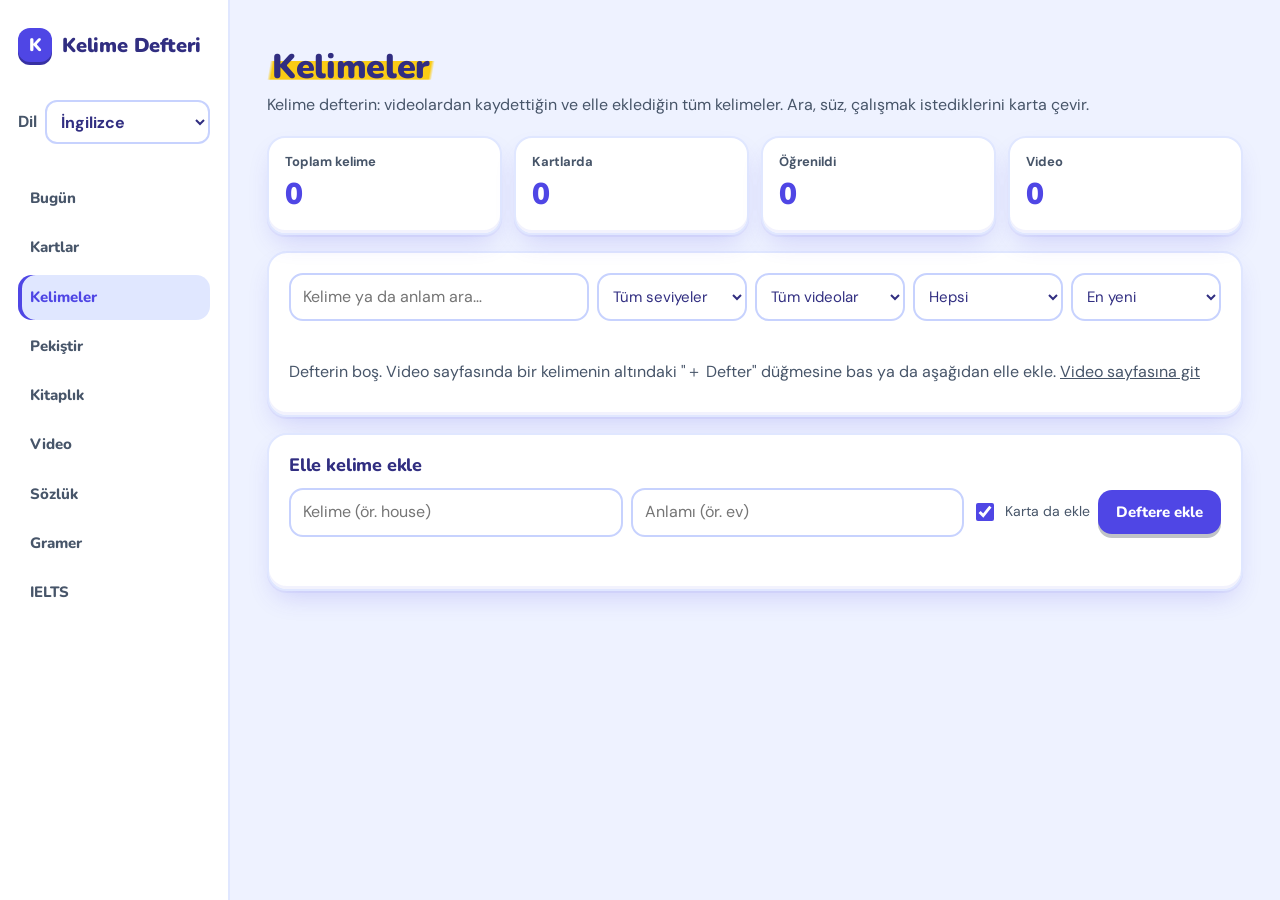
<file: web/kelimeler.html>
<!DOCTYPE html>
<html lang="tr">
<head>
    <meta charset="UTF-8">
    <meta name="viewport" content="width=device-width, initial-scale=1.0, viewport-fit=cover">
    <title>Kelimeler · Kelime Defteri</title>
    <link rel="preconnect" href="https://fonts.googleapis.com">
    <link rel="preconnect" href="https://fonts.gstatic.com" crossorigin>
    <link href="https://fonts.googleapis.com/css2?family=DM+Sans:ital,wght@0,400;0,500;0,700;1,400&family=Nunito:wght@600;700;800;900&display=swap" rel="stylesheet">
    <link rel="stylesheet" href="css/style.css">
</head>
<body>
<div class="app">
    <aside class="sidebar">
        <h1 class="brand"><span class="brand-mark" aria-hidden="true">K</span> Kelime Defteri</h1>
        <nav class="nav" aria-label="Sayfalar">
            <a href="index.html">Bugün</a>
            <a href="kartlar.html">Kartlar</a>
            <a href="kelimeler.html" aria-current="page">Kelimeler</a>
            <a href="pekistir.html">Pekiştir</a>
            <a href="kitaplik.html">Kitaplık</a>
            <a href="video.html">Video</a>
            <a href="sozluk.html">Sözlük</a>
            <a href="gramer.html">Gramer</a>
            <a href="ielts.html">IELTS</a>
        </nav>
    </aside>

    <main class="main">
        <section id="words" class="section">
            <h2><mark>Kelimeler</mark></h2>
            <p class="section-hint">Kelime defterin: videolardan kaydettiğin ve elle eklediğin tüm kelimeler. Ara, süz, çalışmak istediklerini karta çevir.</p>

            <!-- Defter özeti (saved.js renderWordStats) -->
            <div class="tiles">
                <div class="tile"><span class="tile-label">Toplam kelime</span><span class="tile-value" id="statTotal">0</span></div>
                <div class="tile"><span class="tile-label">Kartlarda</span><span class="tile-value" id="statCards">0</span></div>
                <div class="tile"><span class="tile-label">Öğrenildi</span><span class="tile-value" id="statLearned">0</span></div>
                <div class="tile"><span class="tile-label">Video</span><span class="tile-value" id="statVideos">0</span></div>
            </div>

            <!-- Kelime defteri (store.js + saved.js) -->
            <article class="panel notebook">
                <div class="word-tools">
                    <input type="text" id="wordSearch" placeholder="Kelime ya da anlam ara…" aria-label="Defterde ara" autocomplete="off">
                    <select id="wordLevel" aria-label="Seviye">
                        <option value="all">Tüm seviyeler</option>
                        <option>A1</option><option>A2</option><option>B1</option><option>B2</option><option>C1</option><option>C2</option>
                        <option value="phrasal">Phrasal verbs</option>
                    </select>
                    <select id="wordVideo" aria-label="Video"></select>
                    <select id="wordStatus" aria-label="Durum">
                        <option value="all">Hepsi</option>
                        <option value="cards">Kartlarda</option>
                        <option value="nocards">Kartlarda değil</option>
                        <option value="learned">Öğrenildi</option>
                    </select>
                    <select id="wordSort" aria-label="Sıralama">
                        <option value="new">En yeni</option>
                        <option value="az">A → Z</option>
                        <option value="level">Seviyeye göre</option>
                    </select>
                </div>
                <p class="word-info" id="savedListInfo"></p>
                <ul id="savedList" class="word-list"></ul>
            </article>

            <article class="panel word-add">
                <h3>Elle kelime ekle</h3>
                <form id="wordAddForm" class="word-add-form">
                    <input type="text" id="addWordText" placeholder="Kelime (ör. house)" aria-label="Kelime" autocomplete="off">
                    <input type="text" id="addWordMeaning" placeholder="Anlamı (ör. ev)" aria-label="Anlamı" autocomplete="off">
                    <label class="check"><input type="checkbox" id="addWordCard" checked> Karta da ekle</label>
                    <button type="submit">Deftere ekle</button>
                </form>
                <p id="wordAddResult"></p>
            </article>
        </section>
    </main>
</div>

<script src="js/helpers.js"></script>
<script src="js/lang.js"></script>
<script src="js/course.js"></script>
<script src="js/store.js"></script>
<script src="js/synonyms.js"></script>
<script src="js/saved.js"></script>
</body>
</html>
</file>
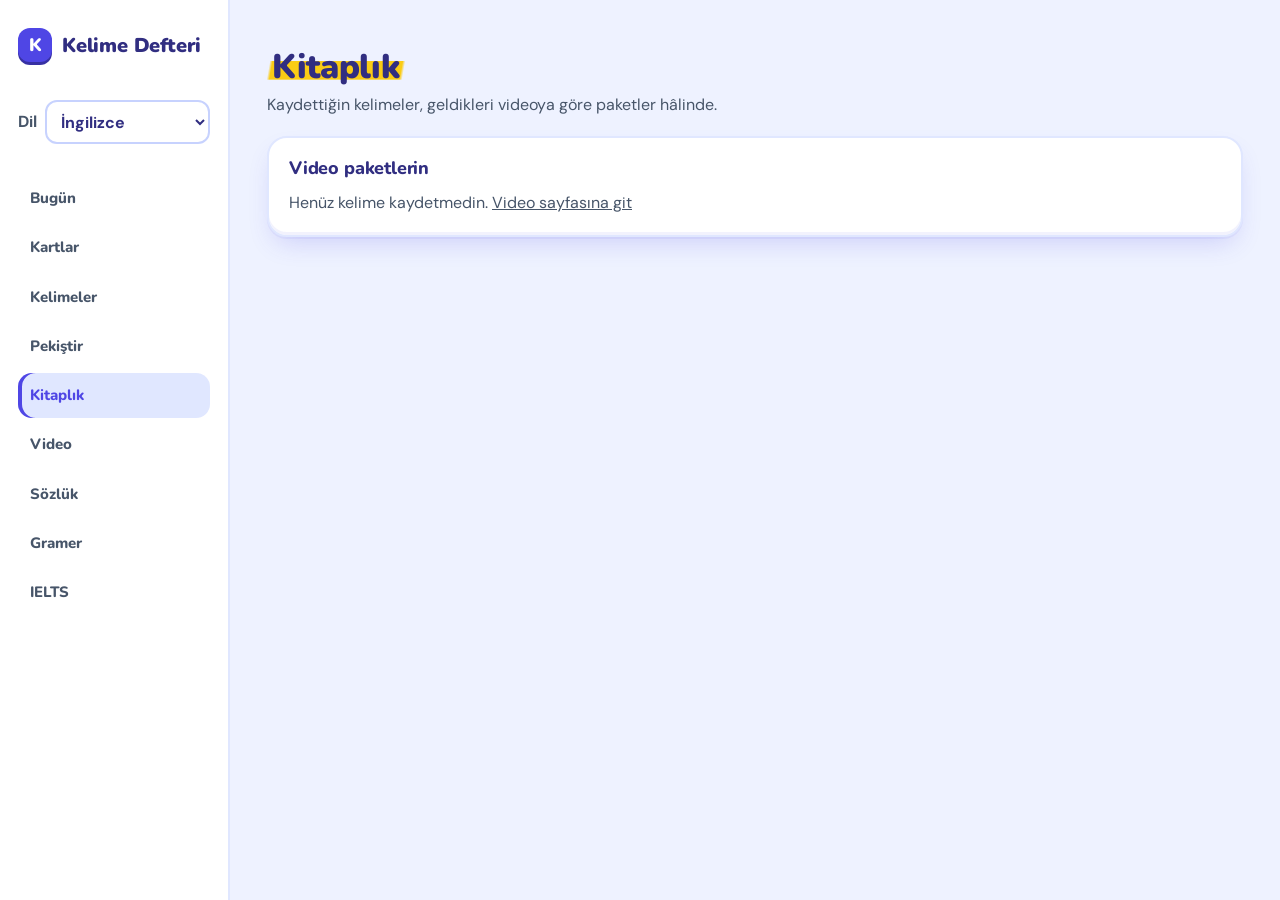
<file: web/kitaplik.html>
<!DOCTYPE html>
<html lang="tr">
<head>
    <meta charset="UTF-8">
    <meta name="viewport" content="width=device-width, initial-scale=1.0, viewport-fit=cover">
    <title>Kitaplık · Kelime Defteri</title>
    <link rel="preconnect" href="https://fonts.googleapis.com">
    <link rel="preconnect" href="https://fonts.gstatic.com" crossorigin>
    <link href="https://fonts.googleapis.com/css2?family=DM+Sans:ital,wght@0,400;0,500;0,700;1,400&family=Nunito:wght@600;700;800;900&display=swap" rel="stylesheet">
    <link rel="stylesheet" href="css/style.css">
</head>
<body>
<div class="app">
    <aside class="sidebar">
        <h1 class="brand"><span class="brand-mark" aria-hidden="true">K</span> Kelime Defteri</h1>
        <nav class="nav" aria-label="Sayfalar">
            <a href="index.html">Bugün</a>
            <a href="kartlar.html">Kartlar</a>
            <a href="kelimeler.html">Kelimeler</a>
            <a href="pekistir.html">Pekiştir</a>
            <a href="kitaplik.html" aria-current="page">Kitaplık</a>
            <a href="video.html">Video</a>
            <a href="sozluk.html">Sözlük</a>
            <a href="gramer.html">Gramer</a>
            <a href="ielts.html">IELTS</a>
        </nav>
    </aside>

    <main class="main">
        <section id="library" class="section">
            <h2><mark>Kitaplık</mark></h2>
            <p class="section-hint">Kaydettiğin kelimeler, geldikleri videoya göre paketler hâlinde.</p>

            <!-- Videolardan kaydedilen kelimeler, videoya göre gruplanmış (store.js + saved.js) -->
            <article class="panel saved-block">
                <h3>Video paketlerin</h3>
                <div id="savedVideos"></div>
            </article>

        </section>
    </main>
</div>

<script src="js/helpers.js"></script>
<script src="js/lang.js"></script>
<script src="js/course.js"></script>
<script src="js/store.js"></script>
<script src="js/saved.js"></script>
</body>
</html>
</file>
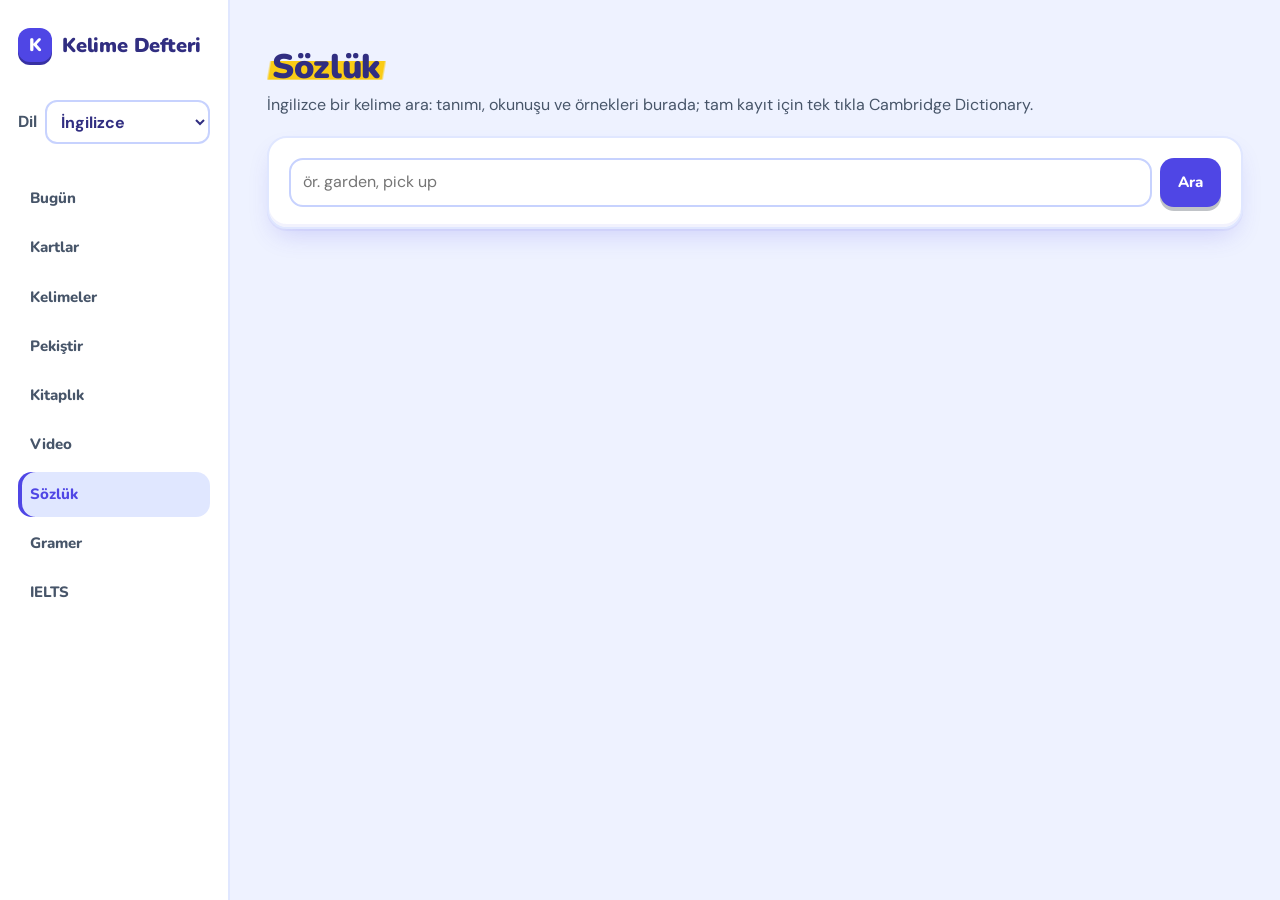
<file: web/sozluk.html>
<!DOCTYPE html>
<html lang="tr">
<head>
    <meta charset="UTF-8">
    <meta name="viewport" content="width=device-width, initial-scale=1.0, viewport-fit=cover">
    <title>Sözlük · Kelime Defteri</title>
    <link rel="preconnect" href="https://fonts.googleapis.com">
    <link rel="preconnect" href="https://fonts.gstatic.com" crossorigin>
    <link href="https://fonts.googleapis.com/css2?family=DM+Sans:ital,wght@0,400;0,500;0,700;1,400&family=Nunito:wght@600;700;800;900&display=swap" rel="stylesheet">
    <link rel="stylesheet" href="css/style.css">
</head>
<body>
<div class="app">
    <aside class="sidebar">
        <h1 class="brand"><span class="brand-mark" aria-hidden="true">K</span> Kelime Defteri</h1>
        <nav class="nav" aria-label="Sayfalar">
            <a href="index.html">Bugün</a>
            <a href="kartlar.html">Kartlar</a>
            <a href="kelimeler.html">Kelimeler</a>
            <a href="pekistir.html">Pekiştir</a>
            <a href="kitaplik.html">Kitaplık</a>
            <a href="video.html">Video</a>
            <a href="sozluk.html" aria-current="page">Sözlük</a>
            <a href="gramer.html">Gramer</a>
            <a href="ielts.html">IELTS</a>
        </nav>
    </aside>

    <main class="main">
        <section id="dictionary" class="section">
            <h2><mark>Sözlük</mark></h2>
            <p class="section-hint">İngilizce bir kelime ara: tanımı, okunuşu ve örnekleri burada; tam kayıt için tek tıkla Cambridge Dictionary.</p>

            <article class="panel">
                <form id="dictForm" class="inline-form">
                    <input type="text" id="dictText" placeholder="ör. garden, pick up" aria-label="Aranacak kelime" autocomplete="off" autocapitalize="off" spellcheck="false">
                    <button type="submit">Ara</button>
                </form>
                <div class="dict-history" id="dictHistory"></div>
            </article>

            <article class="panel dict-result" id="dictResult" hidden>
                <!-- Başlık: kelime, okunuş, ses -->
                <div class="dict-head">
                    <h3 id="dictWord"></h3>
                    <span class="dict-ipa" id="dictIpa"></span>
                    <span class="dict-audio" id="dictAudio"></span>
                    <button type="button" class="mini" id="dictSyllOpen" aria-pressed="false" title="Kelimeyi sondan başlayarak hece hece kur (backward build-up)" hidden>Hecele: sondan başa</button>
                </div>

                <!-- Uzun kelimeyi sondan başa hece hece kurma (heceler sunucudan: /api/syllables) -->
                <div class="buildup word-buildup" id="wordBuildup" hidden>
                    <div class="buildup-head">
                        <span class="preview-label">Sondan başa hecele</span>
                        <span class="shadow-counter" id="wbStep"></span>
                    </div>
                    <p class="buildup-text wb-text" id="wbText" aria-live="polite"></p>
                    <div class="buildup-actions">
                        <button type="button" class="mini" id="wbPrev">◀ Geri</button>
                        <button type="button" class="mini" id="wbNext">Hece ekle ▶</button>
                        <button type="button" class="mini ico-speaker" id="wbListen">Kelimeyi dinle</button>
                        <button type="button" class="mini ico-speaker" id="wbSlow">Yavaş</button>
                        <button type="button" class="mini" id="wbEnd">Kapat</button>
                    </div>
                    <p class="buildup-hint" id="wbHint"></p>
                </div>

                <!-- Cambridge Dictionary: sayfa başka sitelere gömülemiyor, yeni sekmede açılır -->
                <div class="dict-cambridge">
                    <span class="dict-label">Cambridge Dictionary'de aç</span>
                    <a class="mini" id="dictCambridgeTr" target="_blank" rel="noopener">İngilizce–Türkçe ↗</a>
                    <a class="mini" id="dictCambridgeEn" target="_blank" rel="noopener">İngilizce tanım ↗</a>
                </div>

                <!-- Türkçe anlam + kaydetme (store.js) -->
                <div class="dict-save">
                    <label class="field"><span>Türkçe anlamı</span>
                        <input type="text" id="dictTr" placeholder="Anlamı yaz" autocomplete="off">
                    </label>
                    <div class="dict-save-buttons">
                        <button type="button" class="mini" id="dictSaveList" aria-pressed="false">＋ Defter</button>
                        <button type="button" class="mini" id="dictSaveCard" aria-pressed="false">＋ Kart</button>
                    </div>
                </div>
                <p id="dictSaveResult"></p>

                <p class="transcript-hint" id="dictStatus"></p>
                <div class="dict-meanings" id="dictMeanings"></div>
                <p class="lab-note" id="dictSource" hidden>Tanımlar: Free Dictionary API (Wiktionary, CC BY-SA). Cambridge'in kendi içeriği yalnızca kendi sitesinde görüntülenir.</p>

                <!-- Eş anlamlılar (synonyms.js): anlam gruplarına göre, Türkçesi, farkı ve örnek cümlesiyle -->
                <div class="dict-syn">
                    <h4 class="dict-subtitle">Eş anlamlılar</h4>
                    <p class="dict-note">Her eş anlamlının Türkçesi, aranan kelimeden farkı ve bir örnek cümle. Yapay zekâ üretir; her kelime bir kez sorulur, sonra saklanır.</p>
                    <button type="button" class="mini" id="dictSynLoad">≈ Eş anlamlıları göster</button>
                    <div id="dictSynonyms"></div>
                </div>
            </article>

            <!-- Kelimenin videolarda, dizi ve filmlerde geçtiği yerler -->
            <article class="panel dict-videos" id="dictVideos" hidden>
                <h3>Videolarda geçtiği yerler</h3>

                <h4 class="dict-subtitle">Senin açtığın videolarda</h4>
                <p class="transcript-hint" id="dictOwnStatus"></p>
                <div class="dict-own" id="dictOwn"></div>

                <h4 class="dict-subtitle">YouTube'daki gerçek konuşmalarda</h4>
                <p class="dict-note">YouGlish, kelimenin geçtiği YouTube videolarını tam o cümleden oynatır (konuşmalar, röportajlar, film ve dizi sahneleri).</p>
                <button type="button" class="mini" id="dictYouglishLoad">Örnekleri getir</button>
                <p class="transcript-hint" id="dictYouglishStatus"></p>
                <div class="dict-youglish" id="dictYouglishBox"><div id="dictYouglish"></div></div>

                <h4 class="dict-subtitle">Dizi ve filmlerde</h4>
                <p class="dict-note">Bu siteler sahneleri kendi sayfalarında oynatır; yeni sekmede açılır.</p>
                <div class="dict-links">
                    <a class="mini" id="dictPlayPhrase" target="_blank" rel="noopener">PlayPhrase.me ↗</a>
                    <a class="mini" id="dictYarn" target="_blank" rel="noopener">Yarn ↗</a>
                    <a class="mini" id="dictYouglishSite" target="_blank" rel="noopener">YouGlish ↗</a>
                </div>
            </article>
        </section>
    </main>
</div>

<script src="js/helpers.js"></script>
<script src="js/lang.js"></script>
<script src="js/course.js"></script>
<script src="js/store.js"></script>
<script src="js/synonyms.js"></script>
<script src="js/sozluk.js"></script>
</body>
</html>
</file>
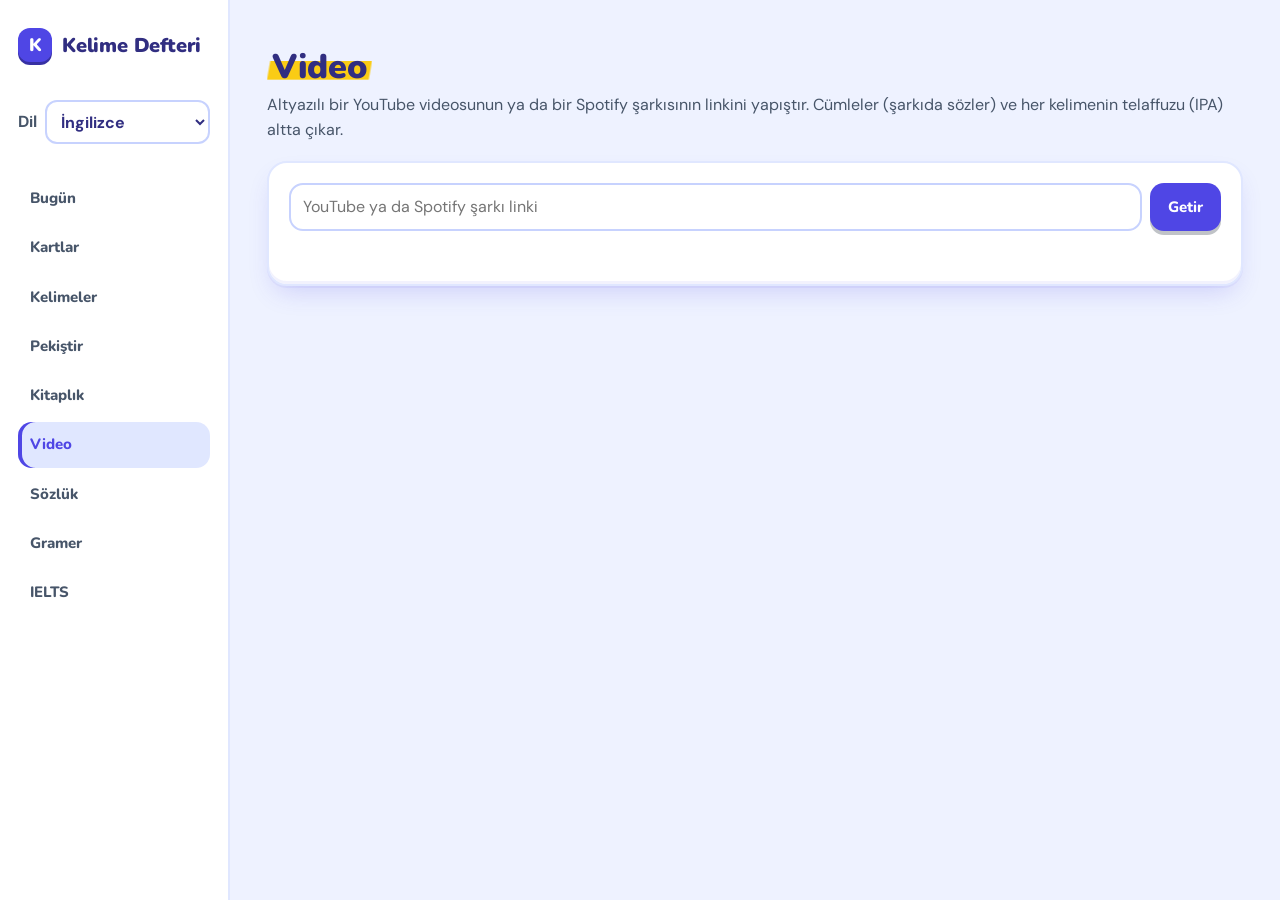
<file: web/video.html>
<!DOCTYPE html>
<html lang="tr">
<head>
    <meta charset="UTF-8">
    <meta name="viewport" content="width=device-width, initial-scale=1.0, viewport-fit=cover">
    <title>Video · Kelime Defteri</title>
    <link rel="preconnect" href="https://fonts.googleapis.com">
    <link rel="preconnect" href="https://fonts.gstatic.com" crossorigin>
    <link href="https://fonts.googleapis.com/css2?family=DM+Sans:ital,wght@0,400;0,500;0,700;1,400&family=Nunito:wght@600;700;800;900&display=swap" rel="stylesheet">
    <link rel="stylesheet" href="css/style.css">
</head>
<body>
<div class="app">
    <aside class="sidebar">
        <h1 class="brand"><span class="brand-mark" aria-hidden="true">K</span> Kelime Defteri</h1>
        <nav class="nav" aria-label="Sayfalar">
            <a href="index.html">Bugün</a>
            <a href="kartlar.html">Kartlar</a>
            <a href="kelimeler.html">Kelimeler</a>
            <a href="pekistir.html">Pekiştir</a>
            <a href="kitaplik.html">Kitaplık</a>
            <a href="video.html" aria-current="page">Video</a>
            <a href="sozluk.html">Sözlük</a>
            <a href="gramer.html">Gramer</a>
            <a href="ielts.html">IELTS</a>
        </nav>
    </aside>

    <main class="main">
        <section id="video" class="section">
            <h2><mark>Video</mark></h2>
            <p class="section-hint">Altyazılı bir YouTube videosunun ya da bir Spotify şarkısının linkini yapıştır. Cümleler (şarkıda sözler) ve her kelimenin telaffuzu (IPA) altta çıkar.</p>

            <form class="panel video-form" id="videoForm">
                <div class="inline-form">
                    <input type="text" id="videoUrl" placeholder="YouTube ya da Spotify şarkı linki" aria-label="YouTube ya da Spotify şarkı linki" autocomplete="off">
                    <button type="submit" id="videoButton">Getir</button>
                </div>
                <p id="videoResult"></p>
                <!-- Şarkı: birden çok söz bulunursa seçim listesi (video.js renderSongChoices) -->
                <div class="song-choices" id="songChoices" hidden></div>
            </form>

            <div class="video-layout" id="videoLayout" data-mode="lines" hidden>
                <div class="modes" role="tablist" aria-label="Çalışma modu">
                    <button type="button" class="mode" role="tab" id="modeLines" data-mode="lines" aria-selected="true" aria-controls="transcript">
                        <span class="mode-title">Transkript</span>
                        <span class="mode-desc">Cümleleri ve telaffuzu oku</span>
                    </button>
                    <button type="button" class="mode" role="tab" id="modeDictation" data-mode="dictation" aria-selected="false" aria-controls="dictation">
                        <span class="mode-title">Dikte <span id="dictationModeCount" class="mode-count"></span></span>
                        <span class="mode-desc">Dinle, boşlukları doldur</span>
                    </button>
                    <button type="button" class="mode" role="tab" id="modeVocab" data-mode="vocab" aria-selected="false" aria-controls="transcript">
                        <span class="mode-title">Kelimeler <span id="vocabCount" class="mode-count"></span></span>
                        <span class="mode-desc">Videodaki önemli kelimeler</span>
                    </button>
                    <button type="button" class="mode" role="tab" id="modeGrammar" data-mode="grammar" aria-selected="false" aria-controls="transcript">
                        <span class="mode-title">Gramer <span id="grammarCount" class="mode-count"></span></span>
                        <span class="mode-desc">Videodaki dil bilgisi konuları</span>
                    </button>
                </div>

                <div class="video-main">
                    <!-- Telefonda video + shadowing çubuğu birlikte üstte sabit kalır -->
                    <div class="player-wrap">
                        <div class="player-box" id="playerBox">
                            <div id="player"></div>
                        </div>
                        <!-- Şarkı: kapak + "Sanatçı – Şarkı", Spotify gömülü oynatıcısı (spotify-player.js) ve kısa not -->
                        <div class="song-box" id="songBox" hidden>
                            <div class="song-head">
                                <img class="song-cover" id="songCover" alt="" width="44" height="44" hidden>
                                <p class="song-title" id="songTitle"></p>
                            </div>
                            <div class="spotify-player" id="spotifyPlayer"></div>
                            <div class="song-foot">
                                <p class="song-note" id="songNote" aria-live="polite"></p>
                                <button type="button" class="mini" id="songOtherLyrics" hidden>Başka söz seç</button>
                            </div>
                        </div>
                        <!-- Shadowing: sadece Transkript modunda görünür (video.js setMode) -->
                        <div class="shadow-bar" id="shadowBar" role="group" aria-label="Shadowing kontrolleri">
                            <div class="shadow-buttons">
                                <button type="button" id="shadowPrev" title="Önceki cümle (←)">◀ Önceki</button>
                                <button type="button" id="shadowReplay" title="Cümleyi baştan çal (R)">⟲ Tekrar</button>
                                <button type="button" id="shadowPlay" title="Oynat / duraklat (Boşluk)">▶ Oynat</button>
                                <button type="button" id="shadowNext" title="Sonraki cümle (→)">Sonraki ▶</button>
                            </div>
                            <div class="shadow-options">
                                <span class="shadow-counter" id="shadowCounter" aria-live="polite">Cümle – / –</span>
                                <label class="shadow-speed">Hız
                                    <select id="shadowSpeed" aria-label="Oynatma hızı">
                                        <option value="0.5">0.5×</option>
                                        <option value="0.75">0.75×</option>
                                        <option value="1" selected>1×</option>
                                        <option value="1.25">1.25×</option>
                                        <option value="1.5">1.5×</option>
                                    </select>
                                </label>
                            </div>
                            <div class="shadow-options">
                                <label class="shadow-speed" title="Her cümle kaç kez çalınsın">Tekrar
                                    <select id="shadowRepeat" aria-label="Cümle tekrar sayısı">
                                        <option value="1">×1</option>
                                        <option value="2">×2</option>
                                        <option value="3">×3</option>
                                        <option value="5">×5</option>
                                        <option value="10">×10</option>
                                    </select>
                                </label>
                                <label class="shadow-speed" title="Cümle bitince ne olsun: durmadan devam, sen devam ettirene kadar dur, ya da senin tekrar etmen için cümle süresi kadar bekleyip kendiliğinden devam">Cümle sonu
                                    <select id="shadowGap" aria-label="Cümle sonunda ne olsun">
                                        <option value="off">Durma</option>
                                        <option value="manual" selected>Dur</option>
                                        <option value="0.5">Bekle +%50</option>
                                        <option value="1">Bekle +%100</option>
                                        <option value="1.5">Bekle +%150</option>
                                    </select>
                                </label>
                                <label class="shadow-speed" title="Cümle bitmeden video duruyorsa artır: her cümlenin sonunda bu kadar daha çalar">Sonda +
                                    <select class="tail-select" id="shadowTail" aria-label="Cümle sonuna eklenen süre">
                                        <option value="0">0 sn</option>
                                        <option value="1">1 sn</option>
                                        <option value="2">2 sn</option>
                                        <option value="3">3 sn</option>
                                    </select>
                                </label>
                            </div>
                            <p class="shadow-shortcut">Kısayollar: ← önceki · → sonraki · R tekrar · Boşluk oynat/duraklat</p>
                        </div>
                        <!-- Dikte: sadece Dikte modunda görünür (video.js setMode); düğmeleri dictation.js bağlar -->
                        <div class="shadow-bar dictation-bar" id="dictationBar" role="group" aria-label="Dikte oynatma kontrolleri" hidden>
                            <div class="shadow-buttons">
                                <button type="button" id="dictationPrevious" title="Önceki cümle">◀ Önceki</button>
                                <button type="button" id="dictationListen" title="Cümleyi baştan çal (Ctrl+Boşluk)">▶ Dinle</button>
                                <button type="button" id="dictationNext" title="Sonraki cümle">Sonraki ▶</button>
                            </div>
                            <div class="shadow-options">
                                <label class="dictation-speed">Hız
                                    <select id="dictationSpeed" aria-label="Oynatma hızı">
                                        <option value="0.5">0.5×</option>
                                        <option value="0.75">0.75×</option>
                                        <option value="1" selected>1×</option>
                                        <option value="1.25">1.25×</option>
                                        <option value="1.5">1.5×</option>
                                    </select>
                                </label>
                                <label class="check" title="Cümle çözülene kadar kendiliğinden yeniden çalar"><input type="checkbox" id="dictationLoop"> Otomatik tekrar</label>
                                <label class="shadow-speed" title="Cümle bitmeden video duruyorsa artır: her cümlenin sonunda bu kadar daha çalar">Sonda +
                                    <select class="tail-select" id="dictationTail" aria-label="Cümle sonuna eklenen süre">
                                        <option value="0">0 sn</option>
                                        <option value="1">1 sn</option>
                                        <option value="2">2 sn</option>
                                        <option value="3">3 sn</option>
                                    </select>
                                </label>
                            </div>
                        </div>
                    </div>
                    <!-- Shadowing cümle kartı: yalnızca Transkript modunda (video.js renderShadowCard) -->
                    <section class="panel shadow-card" id="shadowCard" aria-label="Çalışılan cümle" hidden>
                        <p class="shadow-sentence" id="shadowSentence"></p>
                        <p class="shadow-translation" id="shadowTranslation" hidden></p>
                        <div class="shadow-card-actions">
                            <label class="check"><input type="checkbox" id="shadowIpa" checked> IPA</label>
                            <button type="button" class="mini" id="shadowTranslate">Çevir</button>
                            <button type="button" class="mini" id="shadowRecord" title="Cümleyi kendi sesinle kaydet">● Kendini kaydet</button>
                            <button type="button" class="mini" id="shadowPlayback" title="Son kaydını dinle" disabled>▶ Kaydımı dinle</button>
                            <button type="button" class="mini" id="buildupOpen" aria-pressed="false" title="Cümleyi sondan başlayarak parça parça kur (backward build-up)">Sondan başa</button>
                        </div>
                        <p class="shadow-record-note" id="shadowRecordNote" aria-live="polite"></p>
                        <!-- Sondan başa alıştırması (buildup.js) -->
                        <div class="buildup" id="buildupPanel" hidden>
                            <div class="buildup-head">
                                <span class="preview-label">Sondan başa kur</span>
                                <span class="shadow-counter" id="buildupStep"></span>
                            </div>
                            <p class="buildup-text" id="buildupText" aria-live="polite"></p>
                            <div class="buildup-actions">
                                <button type="button" class="mini" id="buildupPrev">◀ Geri</button>
                                <button type="button" class="mini ico-speaker" id="buildupListen">Dinle</button>
                                <button type="button" class="mini" id="buildupNext">Parça ekle ▶</button>
                                <button type="button" class="mini" id="buildupEnd">Kapat</button>
                            </div>
                            <p class="buildup-hint" id="buildupHint"></p>
                        </div>
                    </section>
                    <section class="panel dictation" id="dictation" role="tabpanel" aria-labelledby="dictationTitle" hidden>
                        <div class="dictation-head">
                            <h3 id="dictationTitle">Dikte</h3>
                            <span id="dictationCounter">Transkript ve kelimeler bekleniyor…</span>
                            <span id="dictationScore">İlk denemede doğru: 0 / 0 kelime</span>
                            <button type="button" class="mini" id="dictationGear" title="Zorluk ve tür seçimini göster / gizle" aria-expanded="true">⚙ Ayarlar</button>
                        </div>
                        <!-- Zorluk (kaç kelime gizlenir) ve alıştırma türü -->
                        <div class="dictation-choices" id="dictationChoices">
                            <div class="segmented" id="dictationDifficulty" role="group" aria-label="Zorluk">
                                <button type="button" data-value="easy">Kolay</button>
                                <button type="button" data-value="medium">Orta</button>
                                <button type="button" data-value="hard">Zor</button>
                            </div>
                            <div class="segmented" id="dictationModeSelect" role="group" aria-label="Alıştırma türü">
                                <button type="button" data-value="fill" title="Gizlenen kelimeleri yaz">Boşluk</button>
                                <button type="button" data-value="arrange" title="Karışık kelimeleri sıraya diz">Sırala</button>
                                <button type="button" data-value="sentence" title="Cümlenin tamamını yaz">Cümle</button>
                            </div>
                        </div>
                        <!-- Başlamadan önce: seçilen türün örneği (dictation.js dictationRenderPreview) -->
                        <div class="dictation-preview" id="dictationPreview">
                            <span class="preview-label">Önizleme</span>
                            <p class="preview-sample" id="dictationPreviewSample"></p>
                            <p class="preview-text" id="dictationPreviewText"></p>
                            <button type="button" id="dictationStart" disabled>▶ Başla</button>
                            <p class="preview-text">Başla düğmesine basınca cümle çalar; cevabını yazıp kontrol edersin.</p>
                        </div>
                        <div id="dictationExercise" hidden>
                            <div class="dictation-sentence" id="dictationSentence"></div>
                            <div class="dictation-bank" id="dictationBank" aria-label="Kelime bankası"></div>
                            <p class="dictation-translation" id="dictationTranslation" hidden></p>
                            <!-- Cümle bitince: bu cümlede geçen gramer konuları (Gramer modu yüklendiyse) -->
                            <div class="dictation-grammar" id="dictationGrammar" hidden></div>
                            <div class="dictation-controls">
                                <button type="button" id="dictationCheck">Kontrol et</button>
                                <button type="button" class="ghost" id="dictationHint">İpucu</button>
                                <button type="button" class="ghost" id="dictationReveal">Cevabı göster</button>
                                <button type="button" class="ghost" id="dictationTranslate" title="Cümlenin Türkçe çevirisini göster">Çevir</button>
                                <button type="button" class="ghost" id="dictationRestart">Baştan başla</button>
                            </div>
                        </div>
                        <p class="dictation-message" id="dictationMessage" aria-live="polite"></p>
                        <p class="dictation-shortcut">Enter: kontrol · Ctrl+Boşluk: tekrar dinle · Hepsi doğru olunca sonraki cümleye geçilir</p>
                    </section>
                    <!-- Bu videoya özel notlar: localStorage "notes:<videoId>" (video.js) -->
                    <details class="panel video-notes" id="videoNotes">
                        <summary>Notlarım <span class="mode-count" id="notesState"></span></summary>
                        <textarea id="notesText" rows="4" placeholder="Bu videodan aklında kalsın istediklerini yaz…" aria-label="Notlarım"></textarea>
                    </details>
                </div>
                <!-- Dikte modunda cümleler noktalarla maskelenir (#maskView): cevaplar transkriptten okunamasın -->
                <article class="panel transcript" id="transcript" role="tabpanel">
                    <div id="linesView" aria-labelledby="modeLines">
                        <p class="transcript-hint" id="linesHint">Bir cümleye dokun, video oradan oynasın.</p>
                        <div id="lines"></div>
                    </div>

                    <div id="maskView" aria-labelledby="modeDictation" hidden>
                        <p class="transcript-hint"><b id="maskCount"></b> · Bir cümleye dokun, dikte oradan sürsün. Bitirdiğin cümleler açılır.</p>
                        <div id="maskLines"></div>
                    </div>

                    <!-- Gramer modu: Gemini'nin çıkardığı konular (grammar.js) -->
                    <div id="grammarView" aria-labelledby="modeGrammar" hidden>
                        <p class="transcript-hint" id="grammarStatus"></p>
                        <div class="grammar-help" id="grammarHelp" hidden>
                            <p><b>Gemini anahtarını bağlamak için:</b></p>
                            <ol>
                                <li>Google AI Studio'dan (aistudio.google.com) bir API anahtarı al.</li>
                                <li>Proje klasöründe <code>gemini_key.txt</code> adında bir dosya oluştur ve anahtarı ilk satırına yapıştır.</li>
                                <li>Aşağıdaki düğmeye bas. Sunucuyu yeniden başlatman gerekmez.</li>
                            </ol>
                            <p>Anahtar yalnızca bu bilgisayarda kalır; kimseyle paylaşma.</p>
                        </div>
                        <button type="button" class="mini" id="grammarRetry" hidden>Yeniden dene</button>
                        <div class="grammar-topics" id="grammarTopics"></div>
                    </div>

                    <div id="vocabView" aria-labelledby="modeVocab" hidden>
                        <p class="transcript-hint" id="vocabStatus"></p>
                        <!-- Kartlara / kelime listesine kaydedilenlerin sayısı (video.js renderSavedSummary) -->
                        <p class="transcript-hint saved-summary" id="savedSummary"></p>
                        <div class="level-chips" id="levelChips"></div>
                        <!-- Seçili gruptaki tüm kelimeleri tek tuşla kaydetme (video.js renderBulkSave) -->
                        <div class="bulk-save" id="bulkSave"></div>
                        <div class="vocab-list" id="vocabList"></div>
                    </div>
                </article>
            </div>
        </section>
    </main>
</div>

<script src="js/helpers.js"></script>
<script src="js/lang.js"></script>
<script src="js/course.js"></script>
<script src="js/store.js"></script>
<script src="js/spotify-player.js"></script>
<script src="js/video.js"></script>
<script src="js/grammar.js"></script>
<script src="js/buildup.js"></script>
<script src="js/dictation.js"></script>
<script src="https://www.youtube.com/iframe_api"></script>
</body>
</html>
</file>
<file: web/css/style.css>
/* ===== Renkler ve yazı tipleri ===== */
:root {
    /* Palet: ui-ux-pro-max "Language Learning App" (öğrenme indigosu + ilerleme yeşili) */
    --ground: #EEF2FF;        /* sayfa zemini */
    --paper: #FFFFFF;         /* kart ve panel */
    --ink: #312E81;           /* ana yazı */
    --ink-soft: #475569;      /* ikincil yazılar */
    --rule: #C7D2FE;          /* kenarlık */
    --primary: #4F46E5;       /* düğmeler, seçili öğeler */
    --primary-deep: #3730A3;  /* düğmelerin alt gölgesi */
    --primary-soft: #E0E7FF;  /* seçili menü, yumuşak dolgu */
    --secondary: #818CF8;
    --accent: #16A34A;        /* ilerleme yeşili (dolgu) */
    --muted: #EBEEF8;
    --margin: #7C3AED;        /* kartların üst şeridi, phrasal verb rengi */
    --marker: #FACC15;        /* vurgu sarısı */
    --marker-soft: #FEF9C3;
    --marker-deep: #CA8A04;
    --ok: #15803D;            /* beyaz üstünde 4.5:1'i geçen yeşil */
    --error: #B91C1C;

    --font-display: "Nunito", "Segoe UI", system-ui, sans-serif;
    --font-body: "DM Sans", "Segoe UI", system-ui, sans-serif;
    --font-hand: "Nunito", "Segoe UI", system-ui, sans-serif;  /* Türkçe anlamlar (eskiden el yazısı) */

    --radius: 20px;
    /* Clay: dışta yumuşak gölge + içte alt kenar gölgesi */
    --shadow: 0 2px 0 rgba(79, 70, 229, 0.06), 0 12px 26px -8px rgba(79, 70, 229, 0.22), inset 0 -3px 0 rgba(79, 70, 229, 0.07);
    --press: 0 4px 0 rgba(15, 23, 42, 0.26);       /* basılabilir düğmenin alt kenarı */
    --press-down: 0 1px 0 rgba(15, 23, 42, 0.26);
}

* { box-sizing: border-box; }

body {
    margin: 0;
    font: 16px/1.55 var(--font-body);
    color: var(--ink);
    background: var(--ground);
}

h1, h2, h3 { font-family: var(--font-display); line-height: 1.15; margin: 0; }

a { color: inherit; }

:focus-visible { outline: 3px solid var(--ink); outline-offset: 2px; border-radius: 6px; }

/* Fosforlu kalem: başlıklarda ve öğrenilen kelimelerde */
mark {
    color: inherit;
    background: linear-gradient(100deg, transparent 2%, var(--marker) 4%, var(--marker) 96%, transparent 98%) 0 62% / 100% 0.55em no-repeat;
    padding: 0 0.15em;
}

/* ===== Uygulama iskeleti ===== */
.app { min-height: 100vh; }

.sidebar {
    display: flex; align-items: center; justify-content: space-between; gap: 12px;
    padding: 14px 16px;
    padding-top: calc(14px + env(safe-area-inset-top, 0px));
    background: var(--paper);
    border-bottom: 1px solid var(--rule);
}

.brand { display: flex; align-items: center; gap: 10px; font-family: var(--font-display); font-weight: 800; font-size: 20px; }
.brand-mark {
    display: grid; place-items: center;
    width: 34px; height: 34px; border-radius: 9px;
    background: var(--primary); color: var(--marker); font-size: 18px;
}


/* Telefonda menü: alta sabit sekme çubuğu */
.nav {
    position: fixed; left: 0; right: 0; bottom: 0; z-index: 10;
    display: flex; overflow-x: auto; scrollbar-width: none;
    padding-bottom: env(safe-area-inset-bottom, 0px);
    background: var(--paper);
    border-top: 1px solid var(--rule);
}
.nav a {
    padding: 12px 2px; text-align: center; text-decoration: none;
    font-weight: 700; font-size: 13px; color: var(--ink-soft);
}
.nav a:hover { color: var(--ink); }
.nav a[aria-current="page"] { color: var(--ink); box-shadow: inset 0 3px 0 var(--ink); }

.main {
    max-width: 1040px; margin: 0 auto;
    padding: 8px 16px calc(88px + env(safe-area-inset-bottom, 0px));
}

.section { padding-top: 28px; scroll-margin-top: 16px; }
.section > h2 { font-size: clamp(26px, 5vw, 34px); font-weight: 800; margin-bottom: 6px; }
.section-hint { margin: 0 0 18px; color: var(--ink-soft); }

/* ===== Paneller ===== */
.panel {
    background: var(--paper);
    border-radius: var(--radius);
    box-shadow: var(--shadow);
    padding: 20px;
}
.panel h3 { font-size: 18px; font-weight: 600; margin-bottom: 12px; }
.panel p { margin: 0 0 10px; }
.panel p:last-child { margin-bottom: 0; }

.grid { display: grid; gap: 16px; }

/* ===== Bugün: hızlı tekrar ===== */
.hero { display: grid; gap: 20px; align-items: center; }
.hero h3 { font-size: clamp(22px, 4vw, 28px); font-weight: 800; }
.hero p { color: var(--ink-soft); }
.hero-actions { display: flex; align-items: center; gap: 14px; flex-wrap: wrap; }
.progress { font-weight: 700; color: var(--ink-soft); font-variant-numeric: tabular-nums; }

.index-card {
    position: relative;
    aspect-ratio: 5 / 3;
    border-radius: 10px;
    background:
        linear-gradient(var(--margin), var(--margin)) 0 22% / 100% 2px no-repeat,
        linear-gradient(var(--paper), var(--paper)) 0 0 / 100% 22% no-repeat,
        repeating-linear-gradient(to bottom, var(--paper) 0 27px, var(--rule) 27px 28px);
    box-shadow: var(--shadow), 0 0 0 1px var(--rule);
    transform: rotate(-1.2deg);
}
.study-display {
    position: absolute; inset: 0;
    display: grid; place-items: center; padding: 16px; text-align: center;
    font-family: var(--font-display); font-weight: 800; font-size: clamp(28px, 6vw, 44px);
}
.study-display:empty::before {
    content: "Hazır olduğunda başlat";
    font-family: var(--font-hand); font-weight: 600; font-size: clamp(26px, 5vw, 34px); color: var(--ink-soft);
}

.tiles { display: grid; grid-template-columns: repeat(2, 1fr); gap: 12px; }
.tile { background: var(--paper); border-radius: var(--radius); box-shadow: var(--shadow); padding: 14px 16px; }
.tile-label { display: block; font-size: 13px; font-weight: 700; color: var(--ink-soft); }
.tile-value { display: block; font-family: var(--font-display); font-weight: 800; font-size: 30px; font-variant-numeric: tabular-nums; }
.tile-sub { font-size: 13px; color: var(--ink-soft); }

.wod-word { font-family: var(--font-display); font-weight: 800; font-size: 34px; margin: 0; }
.wod-meaning { font-family: var(--font-hand); font-size: 30px; margin: 0 0 12px; }
.meta { display: flex; flex-wrap: wrap; gap: 8px; margin: 0; }
.chip {
    display: inline-flex; gap: 6px; padding: 4px 12px; border-radius: 999px;
    background: var(--ground); font-size: 14px; color: var(--ink-soft);
}
.chip b { color: var(--ink); }

/* ===== Küçük etiketler ===== */
.type { font-size: 13px; color: var(--ink-soft); }
.status { font-size: 12px; font-weight: 700; color: var(--ok); }


/* ===== Kelimeler ===== */
.word-list { list-style: none; margin: 0; padding: 0; }
.word-list li { padding: 10px 0; border-bottom: 1px solid var(--rule); }
.word-list li:last-child { border-bottom: none; }


/* ===== Formlar ===== */
.field { display: block; margin-bottom: 10px; }
.field span { display: block; font-size: 13px; font-weight: 700; color: var(--ink-soft); margin-bottom: 4px; }
input[type="text"] {
    width: 100%; padding: 10px 12px;
    font: inherit; color: var(--ink);
    background: var(--paper); border: 1.5px solid var(--rule); border-radius: 10px;
}
input[type="text"]:focus { border-color: var(--ink); outline: none; }
.inline-form { display: flex; gap: 8px; }
.inline-form input { flex: 1; min-width: 0; }
.check { display: inline-flex; align-items: center; gap: 8px; font-size: 14px; color: var(--ink-soft); }
.check input { width: 18px; height: 18px; accent-color: var(--ink); }

button {
    padding: 10px 18px; border: none; border-radius: 10px;
    font: 700 15px var(--font-body); color: var(--paper); background: var(--primary);
    cursor: pointer; transition: transform 0.15s;
}
button:hover { transform: translateY(-1px); }
button:disabled { background: var(--ink-soft); cursor: wait; transform: none; }

.actions { display: flex; align-items: center; justify-content: space-between; gap: 12px; flex-wrap: wrap; margin-bottom: 12px; }

/* Sonuç satırları "ok" / "error" sınıfı alır */
#videoResult { min-height: 1.55em; }
.ok { color: var(--ok); }
.error { color: var(--error); }

/* ===== Kod laboratuvarı ===== */
.lab { margin-top: 16px; }
.lab summary { cursor: pointer; font-family: var(--font-display); font-weight: 600; font-size: 18px; }
.lab[open] summary { margin-bottom: 12px; }
.lab-note { font-size: 14px; color: var(--ink-soft); }

/* ===== Video ve transkript (video.js üretir) ===== */
.video-form { margin-bottom: 4px; }
.video-form p { margin: 8px 0 0; }

/* Telefonda: video üstte yapışık kalır, transkript altından kayar */
.video-layout { margin-top: 16px; }
.video-layout[hidden] { display: none; }
.video-layout .transcript { margin-top: 16px; }

/* Telefonda video + shadowing çubuğu birlikte üstte yapışık kalır */
.player-wrap { position: sticky; top: env(safe-area-inset-top, 0px); z-index: 5; }
.player-box {
    position: relative;
    aspect-ratio: 16 / 9;
    border-radius: var(--radius);
    overflow: hidden;
    background: #000;
    box-shadow: var(--shadow);
}
.player-box iframe, .player-box > div { position: absolute; inset: 0; width: 100%; height: 100%; border: 0; }

/* Shadowing çubuğu (Transkript modu) */
.shadow-bar { margin-top: 10px; padding: 10px 12px; border-radius: var(--radius); background: var(--paper); box-shadow: var(--shadow); }
.shadow-bar[hidden] { display: none; }
.shadow-buttons { display: grid; grid-template-columns: repeat(4, minmax(0, 1fr)); gap: 6px; }
.shadow-buttons button { padding: 8px 6px; font-size: 14px; white-space: nowrap; }
.shadow-buttons button:disabled { cursor: default; opacity: 0.45; background: var(--primary); }
.shadow-options { display: flex; align-items: center; justify-content: space-between; gap: 6px 14px; flex-wrap: wrap; margin-top: 8px; }
.shadow-counter { font-weight: 700; font-size: 14px; color: var(--ink-soft); font-variant-numeric: tabular-nums; }
.shadow-shortcut { margin: 6px 0 0; font-size: 12px; color: var(--ink-soft); }
/* Telefonda klavye yok; çubuk da az yer kaplasın */
@media (max-width: 719px) {
    .player-wrap { background: var(--ground); padding-bottom: 6px; }
    .shadow-bar { margin-top: 6px; padding: 8px; }
    .shadow-shortcut { display: none; }
}

/* Telefonda sarmalayıcı yok sayılır: player-box'ın yapışkanlığı tüm .video-layout boyunca sürer
   (yoksa video, dikte panelinin sonunda ekrandan kayar ve transkript takibi bozulur) */
.video-main { display: contents; }
@media (max-width: 479px) {
    .mode { padding: 10px; }
    .mode-desc { display: none; }
}
.dictation { margin-top: 14px; padding: 14px 16px; }
.dictation-head { display: flex; align-items: baseline; flex-wrap: wrap; gap: 4px 14px; color: var(--ink-soft); font-size: 13px; font-weight: 700; font-variant-numeric: tabular-nums; }
.dictation-head h3 { margin: 0 auto 0 0; font-family: var(--font-display); font-size: 20px; font-weight: 800; color: var(--ink); }
.dictation-shortcut { color: var(--ink-soft); }
.dictation-sentence { min-height: 64px; margin-top: 10px; padding: 10px 12px; border: 1px solid var(--rule); border-radius: 12px; background: var(--paper); font-size: 19px; line-height: 2; overflow-wrap: anywhere; }
input.dictation-slot { width: 7.5em; max-width: 100%; margin: 0 3px; padding: 2px 6px; border: 0; border-bottom: 2px solid var(--ink-soft); border-radius: 4px 4px 0 0; background: var(--paper); color: var(--ink); font: 700 18px/1.5 var(--font-body); text-align: center; vertical-align: baseline; }
input.dictation-slot:focus { outline: 2px solid var(--ink); outline-offset: 1px; }
input.dictation-slot.correct { border-color: var(--ok); background: var(--paper); color: var(--ok); box-shadow: 0 2px 0 var(--ok); }
input.dictation-slot.wrong { border-color: var(--error); background: var(--paper); color: var(--error); box-shadow: 0 2px 0 var(--error); }
input.dictation-slot.shown { border-color: var(--ink-soft); background: var(--ground); }
input.dictation-slot.drop-target { outline: 3px solid var(--marker); outline-offset: 2px; }
.dictation-bank { display: flex; flex-wrap: wrap; gap: 8px; min-height: 38px; margin: 10px 0; }
.dictation-chip { padding: 5px 12px; border-radius: 999px; background: var(--ground); color: var(--ink); font: 700 15px var(--font-body); touch-action: none; user-select: none; }
.dictation-chip:hover { box-shadow: 0 0 0 2px var(--rule); transform: translateY(-1px); }
.dictation-chip.used { opacity: 0.38; }
.dictation-drag-preview { position: fixed; z-index: 100; padding: 6px 12px; border-radius: 999px; background: var(--primary); color: var(--paper); font-weight: 700; pointer-events: none; box-shadow: var(--shadow); }
.dictation-controls { display: flex; align-items: center; gap: 6px; flex-wrap: wrap; }
.dictation-controls button { padding: 7px 11px; font-size: 14px; }
.dictation-controls button.ghost { color: var(--ink); background: var(--ground); }
.dictation-controls button.ghost:disabled { color: var(--ink-soft); background: var(--ground); opacity: 0.6; cursor: default; }
.dictation-speed, .shadow-speed { display: inline-flex; align-items: center; gap: 4px; color: var(--ink-soft); font-size: 14px; }
.dictation-speed select, .shadow-speed select { padding: 5px; border: 1px solid var(--rule); border-radius: 8px; background: var(--paper); color: var(--ink); font: inherit; }
/* Dikte kontrol çubuğu (videonun altında): Önceki / Dinle / Sonraki / Hız */
.dictation-bar .shadow-buttons { grid-template-columns: repeat(3, minmax(0, 1fr)); }
.dictation-bar .shadow-options { justify-content: flex-end; }
/* Zorluk ve tür seçimi */
.dictation-choices { display: flex; flex-wrap: wrap; justify-content: center; gap: 8px 12px; margin-top: 12px; }
.segmented { display: inline-flex; padding: 3px; border-radius: 999px; background: var(--ground); box-shadow: inset 0 0 0 1px var(--rule); }
.segmented button { padding: 6px 14px; border-radius: 999px; font-size: 14px; color: var(--ink-soft); background: none; }
.segmented button:hover { transform: none; color: var(--ink); }
.segmented button[aria-pressed="true"] { color: var(--paper); background: var(--primary); }
.segmented button:disabled { cursor: default; opacity: 0.45; background: none; color: var(--ink-soft); }
.segmented button:disabled[aria-pressed="true"] { background: var(--ink-soft); color: var(--paper); }
/* Önizleme + Başla */
.dictation-preview { display: flex; flex-direction: column; align-items: center; gap: 8px; margin-top: 12px; padding: 16px 12px; border: 1.5px dashed var(--rule); border-radius: 12px; text-align: center; }
.dictation-preview[hidden], #dictationExercise[hidden] { display: none; }
.dictation-preview p { margin: 0; }
.preview-label { font-size: 12px; font-weight: 700; letter-spacing: 0.08em; text-transform: uppercase; color: var(--ink-soft); }
.preview-sample { display: flex; flex-wrap: wrap; align-items: center; justify-content: center; gap: 6px; font-size: 17px; white-space: pre-wrap; }
.preview-blank { display: inline-block; width: 4.2em; height: 1.5em; border-radius: 999px; background: var(--marker-soft); box-shadow: inset 0 0 0 1.5px var(--marker); vertical-align: middle; }
.preview-chip { padding: 3px 12px; border-radius: 999px; background: var(--ground); font-weight: 700; font-size: 15px; }
.preview-line { display: inline-block; width: min(18em, 80%); height: 1.6em; border-bottom: 2px solid var(--ink-soft); }
.preview-text { font-size: 13px; color: var(--ink-soft); }
#dictationStart { margin-top: 4px; padding: 11px 30px; font-size: 16px; color: var(--ink); background: var(--marker); box-shadow: 0 3px 0 var(--marker-deep); }
#dictationStart:disabled { color: var(--ink-soft); background: var(--ground); box-shadow: none; cursor: default; }
/* Sırala: yerleştirilen kelimeler */
.dictation-sentence .dictation-chip { margin: 2px 3px; line-height: 1.5; vertical-align: middle; touch-action: auto; }
.dictation-chip.placed { background: var(--marker-soft); }
.dictation-chip.placed.correct { color: var(--paper); background: var(--ok); }
.dictation-chip.placed.wrong { color: var(--paper); background: var(--error); }
.dictation-chip.placed.shown { color: var(--ink); background: var(--ground); box-shadow: inset 0 0 0 1.5px var(--ink-soft); }
.dictation-chip:disabled { cursor: default; }
.dictation-chip.placed:disabled { opacity: 1; }
.dictation-placeholder { font-size: 15px; color: var(--ink-soft); }
/* Cümle: yazma alanı ve geri bildirim */
textarea.dictation-typed { display: block; width: 100%; padding: 8px 10px; border: 1.5px solid var(--rule); border-radius: 10px; background: var(--paper); color: var(--ink); font: 400 18px/1.5 var(--font-body); resize: vertical; }
textarea.dictation-typed:focus { border-color: var(--ink); outline: none; }
.dictation-feedback { font-size: 17px; line-height: 1.7; }
.dictation-feedback:empty { display: none; }
.feedback-ok { color: var(--ok); font-weight: 700; }
.feedback-miss { color: var(--error); letter-spacing: 1px; }
.feedback-shown { color: var(--ink-soft); }
/* Maskeli transkript (dikte modu) */
#maskView[hidden] { display: none; }
.mask-line { align-items: center; }
.mask-number { display: grid; place-items: center; min-width: 2.2em; height: 2.2em; padding: 0; border-radius: 8px; box-shadow: inset 0 0 0 1px var(--rule); background: var(--paper); }
.mask-text { min-width: 0; font-size: 16px; font-weight: 700; letter-spacing: 1px; overflow-wrap: anywhere; }
.mask-line.done .mask-text { font-weight: 400; letter-spacing: 0; color: var(--ok); }
.mask-line.done .mask-number { color: var(--paper); background: var(--ok); box-shadow: none; }
.dictation-message { min-height: 1.5em; margin: 8px 0 0 !important; font-size: 14px; font-weight: 700; }
.dictation-message.success { color: var(--ok); }
.dictation-message.error { color: var(--error); }
.dictation-shortcut { margin: 2px 0 0 !important; font-size: 12px; }
/* Telefonda dikte, yapışık videonun altındaki alana sığsın */
@media (max-width: 719px) {
    .dictation { padding: 12px; }
    .dictation-head h3 { font-size: 18px; }
    .dictation-sentence { margin-top: 8px; padding: 6px 10px; font-size: 17px; line-height: 1.9; }
    input.dictation-slot { width: 5.5em; font-size: 16px; }  /* 16px altı iOS'ta yakınlaştırma yapar */
    .dictation-bank { gap: 6px; min-height: 32px; margin: 8px 0; }
    .dictation-chip { padding: 4px 10px; font-size: 14px; }
    .dictation-controls { display: grid; grid-template-columns: repeat(4, minmax(0, 1fr)); gap: 5px; }
    .dictation-controls button { padding: 7px 4px; font-size: 13px; line-height: 1.2; }
    .dictation-speed { font-size: 0; }  /* "Hız" yazısı gizli, seçim kutusu kalır */
    .dictation-speed select { width: 100%; height: 100%; font-size: 13px; }
    .dictation-message { font-size: 13px; }
    .dictation-shortcut { display: none; }
}
/* Telefon/tablet: panel, yapışık video ile alttaki menü arasındaki boşluğa sığar; fazlası panelin içinde kayar.
   --dictation-space değerini video.js (fitDictation) hesaplar. */
@media (max-width: 959px) {
    .video-layout[data-mode="dictation"] .dictation { max-height: var(--dictation-space, none); overflow-y: auto; overscroll-behavior: contain; }
}

.transcript { position: relative; padding: 8px; }
.transcript-hint { margin: 4px 12px 8px; font-size: 14px; color: var(--ink-soft); }

.line {
    display: flex; gap: 12px; align-items: flex-start;
    width: 100%; padding: 10px 12px;
    border-radius: 10px;
    text-align: left; cursor: pointer;
    font: inherit; color: inherit; background: none;
    transition: background 0.2s;
}
.line:hover { background: var(--ground); transform: none; }
.line.active { background: var(--marker-soft); box-shadow: inset 4px 0 0 var(--marker); }

.line-time {
    flex: none; min-width: 3.2em; padding-top: 2px;
    font-size: 13px; font-weight: 700; color: var(--ink-soft);
    font-variant-numeric: tabular-nums;
}

.line-words { display: flex; flex-wrap: wrap; gap: 4px 10px; min-width: 0; }

/* Çalışma modları: Transkript | Dikte | Kelimeler (video.js setMode) */
.modes { display: grid; grid-template-columns: repeat(4, minmax(0, 1fr)); gap: 10px; margin-bottom: 16px; }
.mode {
    display: flex; flex-direction: column; align-items: flex-start; gap: 2px;
    padding: 12px 14px; border-radius: var(--radius);
    text-align: left; color: var(--ink); background: var(--paper); box-shadow: var(--shadow);
}
.mode-title { font-family: var(--font-display); font-weight: 800; font-size: 17px; line-height: 1.2; }
.mode-count { margin-left: 2px; font-family: var(--font-body); font-weight: 400; font-size: 13px; color: var(--ink-soft); font-variant-numeric: tabular-nums; }
.mode-desc { font-size: 13px; font-weight: 400; color: var(--ink-soft); line-height: 1.3; }
.mode[aria-selected="true"] { color: var(--paper); background: var(--primary); box-shadow: inset 0 -4px 0 var(--marker); }
.mode[aria-selected="true"] .mode-count, .mode[aria-selected="true"] .mode-desc { color: var(--rule); }
.dictation[hidden], .transcript[hidden] { display: none; }
#vocabStatus { min-height: 1.3em; }

/* Seviye düğmeleri */
.level-chips { display: flex; flex-wrap: wrap; gap: 6px; margin: 0 4px 12px; }
.level-chip {
    padding: 6px 12px; border-radius: 999px;
    font-size: 14px; color: var(--ink); background: var(--ground);
}
.level-chip b { font-weight: 400; color: var(--ink-soft); margin-left: 2px; }
.level-chip[aria-pressed="true"] { color: var(--paper); background: var(--primary); }
.level-chip[aria-pressed="true"] b { color: var(--marker-soft); }  /* koyu mavi üstünde sarı yazı 4.5:1'in altında kalıyordu */
.level-chip.phrasal { box-shadow: inset 0 0 0 1.5px var(--margin); }
.level-chip.phrasal[aria-pressed="true"] { background: var(--margin); box-shadow: none; }
.level-chip.phrasal[aria-pressed="true"] b { color: var(--paper); }
.level-chip.basic { color: var(--ink-soft); background: none; box-shadow: inset 0 0 0 1.5px var(--rule); }
.level-chip.basic[aria-pressed="true"] { color: var(--paper); background: var(--ink-soft); box-shadow: none; }

/* Kelime kartları */
.vocab-list { display: grid; grid-template-columns: repeat(auto-fill, minmax(150px, 1fr)); gap: 10px; padding: 0 4px 8px; }
.vocab-list > p { grid-column: 1 / -1; }
.vocab-item {
    display: flex; flex-direction: column;
    border-radius: 10px; color: var(--ink);
    background:
        linear-gradient(var(--margin), var(--margin)) 0 0 / 100% 2px no-repeat,
        var(--paper);
    box-shadow: 0 0 0 1px var(--rule);
}
.vocab-item:hover { box-shadow: 0 0 0 1.5px var(--ink); }
.vocab-item.phrasal { grid-column: 1 / -1; }
/* Kartın üst kısmı: videoya götüren düğme */
.v-main {
    flex: 1; display: flex; flex-direction: column; align-items: flex-start; gap: 1px;
    width: 100%; padding: 10px 12px 8px; border-radius: 10px 10px 0 0;
    text-align: left; font: inherit; color: inherit; background: none;
}
.v-main:hover { transform: none; }
/* Kartın alt kısmı: "＋ Kart" ve "＋ Liste" kaydetme düğmeleri (store.js) */
.v-save { display: flex; gap: 6px; padding: 0 10px 10px; }
.v-save button { flex: 1; padding: 5px 4px; border-radius: 8px; font-size: 13px; white-space: nowrap; color: var(--ink); background: var(--ground); }
.v-save button[aria-pressed="true"] { color: var(--paper); background: var(--ok); }
.vocab-item.phrasal .v-save button { flex: none; padding: 5px 14px; }
.saved-summary a { font-weight: 700; }
/* Seçili gruptaki tüm kelimeleri kaydetme düğmeleri */
.bulk-save { display: flex; flex-wrap: wrap; gap: 6px; margin: 0 4px 12px; font-size: 14px; color: var(--error); }
.bulk-save:empty { display: none; }
.bulk-save button { padding: 6px 12px; border-radius: 8px; font-size: 13px; color: var(--ink); background: var(--ground); }
.bulk-save button[aria-pressed="true"] { color: var(--paper); background: var(--ok); }

/* ===== Videodan kaydedilenler: Kartlar, Kelimeler, Kitaplık (saved.js üretir) ===== */
.saved-block { margin-bottom: 28px; }
.saved-title { font-size: 18px; font-weight: 600; margin: 0 0 12px; }
.saved-empty { margin: 0; color: var(--ink-soft); }
.section > .tiles { margin-bottom: 16px; }
.section > .panel + .panel { margin-top: 16px; }
.lab .panel { box-shadow: 0 0 0 1px var(--rule); }
.section > .grid-2 { margin-top: 16px; }
.section > .tiles { margin-top: 16px; }

/* Bugün sayfası (saved.js) */
a.button-link {
    display: inline-block; padding: 11px 20px; border-radius: 10px;
    font: 700 15px var(--font-body); text-decoration: none; color: var(--paper); background: var(--primary);
}
a.button-link:hover { transform: translateY(-1px); }
.today-next { overflow-wrap: anywhere; }
.today-next:empty::before { content: "Kartların burada"; }
#todayWord .study-example { margin: 0 0 12px !important; }
#todayWord .study-ipa { margin: 0; }
#todayWord .meta { align-items: center; }
.today-video { display: flex; align-items: baseline; justify-content: space-between; gap: 12px; padding: 10px 0; border-bottom: 1px solid var(--rule); text-decoration: none; }
.today-video:last-child { border-bottom: none; }
.today-video:hover .today-video-title { text-decoration: underline; }
.today-video-title { font-weight: 700; min-width: 0; overflow-wrap: anywhere; }
.today-video .saved-video-count { flex: none; }

/* Kartlar: çalışma oturumu */
.study-top { display: flex; align-items: center; justify-content: space-between; gap: 8px 16px; flex-wrap: wrap; margin-bottom: 14px; }
.study-deck { display: inline-flex; align-items: center; gap: 8px; font-size: 14px; font-weight: 700; color: var(--ink-soft); min-width: 0; }
.study-deck select, .word-tools select {
    max-width: 100%; padding: 8px 10px; border: 1.5px solid var(--rule); border-radius: 10px;
    background: var(--paper); color: var(--ink); font: 400 15px var(--font-body); cursor: pointer;
}
/* Seçim etiketin kalan genişliğine sığsın: max-width: 100% etiketin tamamını alıyor, telefonda panelden taşıyordu */
.study-deck select { flex: 1 1 auto; min-width: 0; }
#studyArea { max-width: 680px; margin: 0 auto; }
.study-counter { font-size: 14px; font-weight: 700; color: var(--ink-soft); font-variant-numeric: tabular-nums; }
.study-card {
    display: flex; flex-direction: column; align-items: center; gap: 6px;
    min-height: 250px; padding: 34px 20px 22px; border-radius: 12px; text-align: center;
    background:
        linear-gradient(var(--margin), var(--margin)) 0 22px / 100% 2px no-repeat,
        var(--paper);
    box-shadow: var(--shadow), 0 0 0 1px var(--rule);
}
.study-card p { margin: 0; }
.study-meta { display: flex; flex-wrap: wrap; justify-content: center; gap: 6px; margin-bottom: 6px; }
.study-meta .chip { padding: 1px 10px; font-size: 12px; }
.study-word { font-family: var(--font-display); font-weight: 800; font-size: clamp(30px, 6vw, 44px); line-height: 1.1; overflow-wrap: anywhere; }
.study-ipa { font-family: "Segoe UI", "Lucida Sans Unicode", "Arial Unicode MS", system-ui, sans-serif; font-size: 16px; color: var(--ink-soft); }
.study-example { max-width: 34em; margin-top: 8px !important; font-size: 16px; font-style: italic; color: var(--ink-soft); }
.study-example mark { font-style: normal; font-weight: 700; color: var(--ink); }
.study-video { display: flex; flex-wrap: wrap; justify-content: center; gap: 6px; margin-top: 8px; }
.study-answer {
    width: 100%; margin-top: 14px !important; padding-top: 12px; border-top: 1px dashed var(--rule);
    font-family: var(--font-hand); font-weight: 600; font-size: clamp(30px, 6vw, 40px); line-height: 1.15;
}
.study-actions { display: flex; justify-content: center; margin-top: 14px; }
.study-actions > button { min-width: 220px; padding: 12px 18px; }
.study-actions.rating { display: grid; grid-template-columns: repeat(4, minmax(0, 1fr)); gap: 8px; }
.study-actions .rate { min-width: 0; display: flex; flex-direction: column; align-items: center; gap: 1px; padding: 9px 4px; }
.rate-when { font-size: 12px; font-weight: 400; opacity: 0.85; }
@media (max-width: 400px) { .study-actions .rate { font-size: 14px; } }  /* "Bilmedim" dar telefonda kenarlara değmesin */
.rate.again { background: var(--error); }
.rate.hard { background: #A8650F; }
.rate.good { background: var(--ok); }
.rate.easy { background: var(--primary); }
.study-done { padding: 28px 8px; text-align: center; }
.study-done-title { font-family: var(--font-display); font-weight: 800; font-size: 24px; }
.study-done-actions { display: flex; flex-wrap: wrap; align-items: center; justify-content: center; gap: 10px; margin-top: 14px; }
button.ghost { color: var(--ink); background: var(--ground); }
.clip-box { max-width: 520px; margin: 14px auto 0; }
.clip-box[hidden] { display: none; }
.study-shortcut { margin: 12px 0 0 !important; font-size: 12px; text-align: center; color: var(--ink-soft); }
@media (max-width: 719px) { .study-shortcut { display: none; } }

/* Durum çipleri: yeni / öğreniliyor / öğrenildi */
.chip.status-new { color: var(--ink); background: var(--marker-soft); }
.chip.status-learning { color: #7A4A08; background: #FBE6C8; }
.chip.status-learned { color: var(--paper); background: var(--ok); }

/* Kelimeler: defter araçları */
.word-tools { display: grid; grid-template-columns: 1fr 1fr; gap: 8px; }
.word-tools input { grid-column: 1 / -1; }
.word-tools select { width: 100%; min-width: 0; }
.word-info { margin: 10px 0 2px !important; font-size: 13px; font-weight: 700; color: var(--ink-soft); min-height: 1.3em; }
.word-add-form { display: flex; flex-wrap: wrap; align-items: center; gap: 8px; margin-bottom: 8px; }
.word-add-form input[type="text"] { flex: 1 1 160px; width: auto; }
#wordAddResult { min-height: 1.55em; }
.saved-example { display: block; font-size: 13px; font-style: italic; color: var(--ink-soft); }
.saved-due { font-size: 13px; color: var(--ink-soft); font-variant-numeric: tabular-nums; }
@media (min-width: 720px) {
    .word-tools { grid-template-columns: minmax(180px, 2fr) repeat(4, minmax(0, 1fr)); }
    .word-tools input { grid-column: auto; }
}

button.mini, a.mini {
    padding: 4px 10px; border-radius: 8px;
    font: 700 13px var(--font-body); text-decoration: none; white-space: nowrap;
    color: var(--ink); background: var(--paper); box-shadow: 0 0 0 1px var(--rule);
}
button.mini[aria-pressed="true"] { color: var(--paper); background: var(--ok); box-shadow: none; }
button.mini.danger { color: var(--error); }
.panel button.mini, .panel a.mini { background: var(--ground); box-shadow: none; }
.panel button.mini[aria-pressed="true"] { color: var(--paper); background: var(--ok); }

.saved-row { display: flex; align-items: center; gap: 6px 12px; flex-wrap: wrap; }
.saved-row .saved-text { flex: 1; min-width: 180px; }
.saved-row .saved-word { font-weight: 700; }
.saved-row .saved-ipa { font-family: "Segoe UI", "Lucida Sans Unicode", "Arial Unicode MS", system-ui, sans-serif; font-size: 13px; color: var(--ink-soft); }
.saved-row .chip { padding: 1px 8px; font-size: 12px; }

.saved-video { padding: 12px 0; border-bottom: 1px solid var(--rule); }
.saved-video:first-of-type { padding-top: 0; }
.saved-video:last-child { border-bottom: none; padding-bottom: 0; }
.saved-video-head { display: flex; align-items: baseline; justify-content: space-between; gap: 6px 12px; flex-wrap: wrap; margin-bottom: 8px; }
.saved-video-title { font-weight: 700; }
.saved-video-count { font-size: 13px; color: var(--ink-soft); }
.saved-video-words { display: flex; flex-wrap: wrap; gap: 6px; }
.saved-video-words a, .saved-video-words span { padding: 3px 10px; border-radius: 999px; font-size: 14px; text-decoration: none; background: var(--ground); }
.saved-video-words a:hover { box-shadow: 0 0 0 1.5px var(--ink); }
.v-head { display: flex; align-items: baseline; justify-content: space-between; gap: 8px; width: 100%; }
.v-word { font-family: var(--font-display); font-weight: 800; font-size: 18px; line-height: 1.2; overflow-wrap: anywhere; }
.v-count { flex: none; font-size: 12px; color: var(--ink-soft); font-variant-numeric: tabular-nums; }
.v-ipa {
    font-family: "Segoe UI", "Lucida Sans Unicode", "Arial Unicode MS", system-ui, sans-serif;
    font-size: 13px; color: var(--ink-soft); min-height: 1.3em;
}
.v-tr { font-family: var(--font-hand); font-weight: 600; font-size: 22px; line-height: 1.15; }
.v-pos { margin-top: 4px; padding: 1px 8px; border-radius: 999px; font-size: 12px; color: var(--ink-soft); background: var(--ground); }
.v-example { margin-top: 4px; font-size: 14px; font-style: italic; color: var(--ink-soft); }

.w { display: inline-flex; flex-direction: column; align-items: flex-start; }
.w-text { font-size: 18px; font-weight: 700; line-height: 1.3; }
.w-ipa {
    font-family: "Segoe UI", "Lucida Sans Unicode", "Arial Unicode MS", system-ui, sans-serif;
    font-size: 13px; line-height: 1.3; color: var(--ink-soft);
    min-height: 1.3em;
}

/* ===== Geniş ekranlar ===== */
@media (min-width: 720px) {
    .hero { grid-template-columns: 1fr 1.1fr; padding: 28px; }
    .tiles { grid-template-columns: repeat(4, 1fr); }
    .grid-2 { grid-template-columns: 1fr 1fr; align-items: start; }
    .span-2 { grid-column: 1 / -1; }
}

@media (min-width: 960px) {
    /* minmax(0, 1fr): geniş bir iç öğe (IELTS sekme şeridi gibi) sütunu ekrandan taşırmasın */
    .app { display: grid; grid-template-columns: 230px minmax(0, 1fr); }
    .sidebar {
        position: sticky; top: 0; height: 100vh;
        flex-direction: column; align-items: stretch; justify-content: flex-start; gap: 28px;
        padding: 28px 18px;
        border-bottom: none; border-right: 1px solid var(--rule);
    }
    .nav {
        position: static; display: flex; flex-direction: column; gap: 4px;
        padding: 0; border-top: none; background: none;
    }
    .nav a { padding: 10px 14px; border-radius: 10px; text-align: left; font-size: 15px; }
    .nav a:hover { background: var(--ground); }
    .nav a[aria-current="page"] { background: var(--ground); box-shadow: none; }
    .video-layout { display: grid; gap: 20px; grid-template-columns: minmax(0, 1.2fr) minmax(0, 1fr); align-items: start; }
    .video-layout .transcript { margin-top: 0; max-height: calc(100vh - 230px); overflow-y: auto; }
    .video-main { display: block; position: sticky; top: 24px; align-self: start; max-height: calc(100vh - 48px); overflow-y: auto; padding: 0 4px 4px 0; }
    .video-main .player-wrap { position: static; }
    .video-main .dictation { margin-top: 14px; }
    /* Dikte modu: solda video + kontrol çubuğu + dikte, sağda maskeli transkript */
    .modes { grid-column: 1 / -1; margin-bottom: 0; }
    /* Dikte modu: transkript gizli, video + dikte ortada tek sütun */
    .main { padding: 12px 32px 48px; width: 100%; }
    .section { padding-top: 36px; }
}

@media (prefers-reduced-motion: reduce) {
    button, .line { transition: none; }
}

/* Dikte çubuğundaki seçimler (Hız, Sonda +) kendi satırında durur: telefonda da etiketleri görünsün */
@media (max-width: 719px) {
    .dictation-bar .dictation-speed { font-size: 13px; }
    .dictation-bar .dictation-speed select { width: auto; height: auto; }
}

/* ===== Shadowing cümle kartı, çeviri, ses kaydı, notlar (video.js) ===== */
.shadow-options + .shadow-options { justify-content: flex-start; }
.shadow-card { margin-top: 14px; padding: 16px; }
.shadow-card[hidden] { display: none; }
.shadow-sentence { display: flex; flex-wrap: wrap; justify-content: center; gap: 6px 12px; margin: 0 0 10px !important; min-height: 2.6em; }
.shadow-sentence .w { align-items: center; }
.shadow-sentence .w-text { font-family: var(--font-display); font-size: 24px; font-weight: 800; line-height: 1.2; }
.shadow-sentence .w-text.soft { font-weight: 600; color: var(--ink-soft); }
.shadow-sentence .w-ipa { font-size: 14px; }
.shadow-translation, .dictation-translation { margin: 0 0 10px !important; padding: 8px 12px; border-radius: 10px; background: var(--ground); font-family: var(--font-hand); font-weight: 600; font-size: 22px; line-height: 1.25; text-align: center; }
.shadow-translation[hidden], .dictation-translation[hidden] { display: none; }
.shadow-translation.error, .dictation-translation.error { font-family: var(--font-body); font-size: 14px; font-weight: 400; color: var(--error); }
.shadow-card-actions { display: flex; flex-wrap: wrap; align-items: center; justify-content: center; gap: 8px 12px; }
.shadow-card-actions button.mini:disabled { opacity: 0.5; cursor: default; background: var(--ground); color: var(--ink-soft); }
.shadow-card-actions button.mini[aria-pressed="true"] { background: var(--error); }
.shadow-record-note { margin: 8px 0 0 !important; min-height: 1.3em; font-size: 13px; text-align: center; color: var(--ink-soft); }
.shadow-record-note.error { color: var(--error); }
.video-notes { margin-top: 14px; padding: 12px 16px; }
.video-notes summary { cursor: pointer; font-family: var(--font-display); font-weight: 600; font-size: 16px; }
.video-notes textarea { display: block; width: 100%; margin-top: 10px; padding: 10px 12px; border: 1.5px solid var(--rule); border-radius: 10px; background: var(--paper); color: var(--ink); font: inherit; resize: vertical; }
.video-notes textarea:focus { border-color: var(--ink); outline: none; }
/* Dikte: ayarlar düğmesi, gizlenen seçimler, satır başına yanlış sayısı */
.dictation-head button.mini { margin-left: 4px; }
.dictation-head button.mini[hidden], .dictation-choices[hidden] { display: none; }
.mask-line { flex-wrap: wrap; }
.mask-line .mask-text { flex: 1; }
.mask-wrong { flex-basis: 100%; margin-left: calc(2.2em + 12px); font-size: 12px; font-weight: 700; color: var(--error); }
.dictation-bar .check { font-size: 14px; }

/* ===== Gramer modu (grammar.js) ===== */
#grammarView[hidden] { display: none; }
#grammarRetry { margin: 0 12px 12px; }
#grammarRetry[hidden], .grammar-help[hidden] { display: none; }
.grammar-help { margin: 0 12px 12px; padding: 12px 14px; border-radius: 10px; background: var(--ground); font-size: 14px; }
.grammar-help p { margin: 0 0 6px; }
.grammar-help ol { margin: 0 0 6px; padding-left: 20px; }
.grammar-help code { padding: 1px 6px; border-radius: 6px; background: var(--paper); font-size: 13px; }
.grammar-topics { display: grid; gap: 12px; padding: 0 4px 8px; }
.grammar-topic {
    padding: 14px 14px 12px; border-radius: 10px;
    background: linear-gradient(var(--margin), var(--margin)) 0 0 / 100% 2px no-repeat, var(--paper);
    box-shadow: 0 0 0 1px var(--rule); scroll-margin-top: 8px; transition: box-shadow 0.3s;
}
.grammar-topic.flash { box-shadow: 0 0 0 3px var(--marker); }
.grammar-topic p { margin: 0; }
.grammar-head { display: flex; align-items: baseline; justify-content: space-between; gap: 8px; }
.grammar-head h4 { margin: 0; font-family: var(--font-display); font-weight: 800; font-size: 18px; line-height: 1.2; }
.grammar-head .chip { flex: none; padding: 1px 10px; font-size: 12px; }
.grammar-title-tr { font-family: var(--font-hand); font-weight: 600; font-size: 21px; line-height: 1.2; }
.grammar-pattern { display: inline-block; margin: 6px 0 !important; padding: 3px 10px; border-radius: 8px; background: var(--marker-soft); font-family: Consolas, "Courier New", monospace; font-size: 14px; }
.grammar-explanation { font-size: 15px; }
.grammar-examples { display: grid; gap: 2px; margin: 8px 0; }
.grammar-example { display: flex; gap: 10px; align-items: flex-start; width: 100%; padding: 8px; border-radius: 8px; text-align: left; font: inherit; color: inherit; background: none; }
.grammar-example:hover { background: var(--ground); transform: none; }
.grammar-example-body { display: flex; flex-direction: column; gap: 2px; min-width: 0; }
.grammar-sentence { font-weight: 700; }
.grammar-sentence mark { background: var(--marker); padding: 0 2px; border-radius: 3px; }
.grammar-note { font-size: 13px; font-weight: 400; color: var(--ink-soft); }
.grammar-tip { padding-top: 8px; border-top: 1px dashed var(--rule); font-size: 14px; color: var(--ink-soft); }
/* Dikte: biten cümlenin grameri */
.dictation-grammar { display: flex; flex-direction: column; gap: 6px; margin: 0 0 10px; padding: 10px 12px; border-radius: 10px; box-shadow: inset 0 0 0 1px var(--rule); }
.dictation-grammar[hidden] { display: none; }
.dictation-grammar-label { font-size: 12px; font-weight: 700; letter-spacing: 0.06em; text-transform: uppercase; color: var(--ink-soft); }
.dictation-grammar-item { padding: 6px 8px; border-radius: 8px; text-align: left; font: 400 14px var(--font-body); color: var(--ink); background: var(--ground); }
.dictation-grammar-item span { display: block; font-size: 13px; color: var(--ink-soft); }
/* Dört mod kartı dar ekrana sığsın */
@media (max-width: 479px) {
    .modes { gap: 6px; }
    .mode { padding: 9px 6px; }
    .mode-title { font-size: 14px; }
    .mode-count { display: block; margin-left: 0; font-size: 11px; }
}

/* ===== Sözlük sayfası (sozluk.js) ===== */
.dict-history { display: flex; flex-wrap: wrap; gap: 6px; margin-top: 10px; }
.dict-history:empty { display: none; }
.dict-result[hidden] { display: none; }
.dict-head { display: flex; align-items: baseline; flex-wrap: wrap; gap: 6px 12px; margin-bottom: 12px; }
.dict-head h3 { margin: 0; font-family: var(--font-display); font-weight: 800; font-size: 30px; line-height: 1.1; overflow-wrap: anywhere; }
.dict-ipa { font-size: 17px; color: var(--ink-soft); }
.dict-audio { display: flex; flex-wrap: wrap; gap: 6px; }
.dict-label { font-size: 12px; font-weight: 700; letter-spacing: 0.06em; text-transform: uppercase; color: var(--ink-soft); }
.dict-cambridge { display: flex; align-items: center; flex-wrap: wrap; gap: 8px; margin-bottom: 14px; padding: 10px 12px; border-radius: 10px; background: var(--marker-soft); }
.dict-cambridge .dict-label { color: var(--ink); margin-right: 4px; }
.dict-cambridge a.mini { background: var(--paper); text-decoration: none; }
.dict-save { display: flex; align-items: flex-end; flex-wrap: wrap; gap: 10px; }
.dict-save .field { flex: 1; min-width: 180px; margin: 0; }
.dict-save-buttons { display: flex; gap: 6px; padding-bottom: 4px; }
#dictSaveResult { min-height: 1.4em; margin: 6px 0 0; font-size: 14px; }
#dictStatus { margin: 8px 0; }
#dictStatus:empty { display: none; }
.dict-meanings { display: grid; gap: 16px; margin-top: 8px; }
.dict-meaning { padding-top: 14px; border-top: 1px dashed var(--rule); }
.dict-definitions { margin: 8px 0 0; padding-left: 22px; display: grid; gap: 8px; }
.dict-example { display: block; font-family: var(--font-hand); font-size: 20px; line-height: 1.25; color: var(--ink-soft); }
.dict-synonyms { display: flex; align-items: center; flex-wrap: wrap; gap: 6px; margin-top: 10px; }

/* =====================================================================
   TEMA: Clay + canlı bloklar (ui-ux-pro-max "Language Learning App")
   Bu bölüm yukarıdaki kuralların üstüne yazar: yuvarlak köşeler (14-22px),
   kalın yumuşak kenarlık, çift gölge, basınca çöken düğmeler (200ms).
   ===================================================================== */
h1, h2, h3 { font-weight: 800; letter-spacing: -0.01em; }
.panel h3, .saved-title, .lab summary, .video-notes summary { font-weight: 800; }
.section > h2 { font-weight: 900; }
:focus-visible { outline: 3px solid var(--primary); outline-offset: 2px; border-radius: 10px; }
input.dictation-slot:focus { outline-color: var(--primary); }

/* İskelet */
.sidebar { border-bottom: 2px solid var(--primary-soft); }
.brand { font-weight: 900; letter-spacing: -0.01em; }
.brand-mark { border-radius: 12px; color: #FFFFFF; background: var(--primary); box-shadow: 0 3px 0 var(--primary-deep); font-weight: 900; }
.nav { border-top: 2px solid var(--primary-soft); }
.nav a { min-height: 48px; display: grid; place-items: center; font-family: var(--font-display); font-weight: 800; transition: color 0.2s ease-out, background 0.2s ease-out; }
.nav a:hover, .nav a[aria-current="page"] { color: var(--primary); }
.nav a[aria-current="page"] { box-shadow: inset 0 3px 0 var(--primary); }

/* Paneller, kutucuklar, kartlar */
.panel, .tile, .mode, .shadow-bar { border: 2px solid var(--primary-soft); }
.tile { border-radius: 18px; }
.tile-value { color: var(--primary); font-weight: 900; }
.lab .panel { box-shadow: none; }
.chip { background: var(--muted); font-weight: 500; }
.player-box { border-radius: 18px; }
.vocab-item, .grammar-topic { border-radius: 16px; background: var(--paper); box-shadow: 0 0 0 2px var(--primary-soft), 0 3px 0 2px var(--primary-soft); transition: box-shadow 0.2s ease-out; }
.vocab-item:hover { box-shadow: 0 0 0 2px var(--secondary), 0 3px 0 2px var(--secondary); }
.vocab-item.phrasal { box-shadow: 0 0 0 2px #DDD6FE, 0 3px 0 2px #DDD6FE; }
.v-main { border-radius: 16px 16px 0 0; }
.study-card { border-radius: 22px; border: 2px solid var(--primary-soft); background: var(--paper); box-shadow: var(--shadow); padding-top: 28px; }
.index-card { border-radius: 18px; transform: none; background: var(--primary-soft); box-shadow: var(--shadow), 0 0 0 2px var(--rule); }
.line, .grammar-example { border-radius: 12px; }
.line.active { box-shadow: inset 4px 0 0 var(--marker-deep); }
.dictation-sentence, .dictation-preview { border-width: 2px; border-radius: 16px; }

/* Türkçe anlamlar: el yazısı yerine yuvarlak, okunaklı Nunito */
.wod-meaning { font-size: 24px; font-weight: 700; color: var(--primary); }
.study-answer { font-size: clamp(26px, 5vw, 34px); font-weight: 800; color: var(--primary); }
.v-tr { font-size: 16px; font-weight: 700; line-height: 1.3; color: var(--primary); }
.shadow-translation, .dictation-translation { font-size: 18px; font-weight: 700; border-radius: 14px; background: var(--primary-soft); }
.grammar-title-tr { font-size: 16px; font-weight: 700; color: var(--primary); }
.dict-example { font-family: var(--font-body); font-size: 15px; font-style: italic; line-height: 1.45; }
.study-display:empty::before { font-size: clamp(20px, 4vw, 26px); font-weight: 700; }
.dict-ipa { font-family: "Segoe UI", "Lucida Sans Unicode", "Arial Unicode MS", system-ui, sans-serif; }

/* Formlar */
input[type="text"]:not(.dictation-slot), textarea.dictation-typed, .video-notes textarea {
    min-height: 44px; border: 2px solid var(--rule); border-radius: 14px;
    transition: border-color 0.2s ease-out, box-shadow 0.2s ease-out;
}
input[type="text"]:not(.dictation-slot):focus, textarea.dictation-typed:focus, .video-notes textarea:focus {
    border-color: var(--primary); box-shadow: 0 0 0 4px rgba(79, 70, 229, 0.18);
}
.study-deck select, .word-tools select { min-height: 44px; border-width: 2px; border-radius: 14px; }
.dictation-speed select, .shadow-speed select { border-width: 2px; border-radius: 10px; }
.check input { accent-color: var(--primary); }

/* Düğmeler: basınca çöken clay düğme */
button, a.button-link { border-radius: 14px; font-family: var(--font-display); font-weight: 800; transition: transform 0.2s ease-out, box-shadow 0.2s ease-out, background 0.2s ease-out, color 0.2s ease-out; }
.inline-form button, .word-add-form button, .actions > button, .video-form button,
.study-actions > button, .study-actions .rate, .study-done-actions button,
.shadow-buttons button, a.button-link, #dictationStart, .dictation-controls button {
    min-height: 44px; box-shadow: var(--press);
}
.inline-form button:active, .word-add-form button:active, .actions > button:active, .video-form button:active,
.study-actions > button:active, .study-actions .rate:active, .study-done-actions button:active,
.shadow-buttons button:active, a.button-link:active, #dictationStart:active, .dictation-controls button:active {
    transform: translateY(3px); box-shadow: var(--press-down);
}
a.button-link { display: inline-flex; align-items: center; }
button:disabled { box-shadow: none; }
button.ghost, .dictation-controls button.ghost { background: var(--primary-soft); box-shadow: 0 4px 0 var(--rule); }
button.ghost:active, .dictation-controls button.ghost:active { box-shadow: 0 1px 0 var(--rule); }
.dictation-controls button.ghost:disabled { box-shadow: none; background: var(--muted); }
#dictationStart { box-shadow: 0 4px 0 var(--marker-deep); }
#dictationStart:active { box-shadow: 0 1px 0 var(--marker-deep); }
.rate.hard { background: #B45309; }
.rate.good { background: var(--ok); }

/* Küçük düğmeler ve çipler */
button.mini, a.mini { padding: 6px 12px; border-radius: 10px; font-family: var(--font-display); font-weight: 800; box-shadow: 0 0 0 2px var(--primary-soft); }
.panel button.mini, .panel a.mini { background: var(--primary-soft); }
button.mini:active, a.mini:active, .level-chip:active, .v-save button:active, .bulk-save button:active { transform: scale(0.96); }
.v-save button, .bulk-save button { border-radius: 10px; background: var(--primary-soft); }
.level-chip { background: var(--primary-soft); font-weight: 800; }
.level-chip b { font-weight: 500; }
.level-chip.basic { background: none; }
.segmented { background: var(--muted); box-shadow: inset 0 0 0 2px var(--primary-soft); }
.dictation-chip { background: var(--primary-soft); box-shadow: 0 2px 0 var(--rule); }
.dictation-chip.placed { box-shadow: 0 2px 0 var(--marker-deep); }
.dictation-chip.placed.correct, .dictation-chip.placed.wrong { box-shadow: none; }
.saved-video-words a, .saved-video-words span { background: var(--primary-soft); }
.saved-video-words a:hover { box-shadow: 0 0 0 2px var(--primary); }

/* Çalışma modu kartları */
.mode { border-radius: 18px; transition: transform 0.2s ease-out, background 0.2s ease-out; }
.mode-title { font-weight: 900; }
.mode[aria-selected="true"] { border-color: var(--primary); box-shadow: 0 4px 0 var(--primary-deep); }
.mode[aria-selected="true"] .mode-count, .mode[aria-selected="true"] .mode-desc { color: #E0E7FF; }

/* Dokunmatik ekranda küçük hedefler büyüsün (en az 40px) */
@media (pointer: coarse) {
    button.mini, a.mini, .level-chip, .v-save button, .bulk-save button, .segmented button { min-height: 40px; }
    a.mini { display: inline-flex; align-items: center; }
    /* Video çubuklarındaki seçimler, IELTS sekmeleri ve açılır başlıklar da (UI testi, 20 Kasım 2026) */
    .shadow-speed select, .dictation-speed select, .ielts-tabs button, .modes .mode { min-height: 40px; }
    .lab summary, .video-notes summary { padding: 8px 0; }
    .saved-video-words a { display: inline-flex; align-items: center; min-height: 40px; padding: 0 14px; }
}

@media (min-width: 960px) {
    .sidebar { border-bottom: none; border-right: 2px solid var(--primary-soft); }
    .nav { border-top: none; }
    .nav a { display: block; min-height: 44px; border-radius: 14px; padding: 11px 14px; }
    .nav a:hover { background: var(--muted); }
    .nav a[aria-current="page"] { color: var(--primary); background: var(--primary-soft); box-shadow: inset 4px 0 0 var(--primary); }
}

@media (prefers-reduced-motion: reduce) {
    *, *::before, *::after { transition-duration: 0.01ms !important; animation-duration: 0.01ms !important; scroll-behavior: auto !important; }
}

/* ===== Sözlük: videolarda geçtiği yerler ===== */
.dict-videos[hidden], .dict-youglish[hidden], #dictYouglishLoad[hidden] { display: none; }
.dict-subtitle { margin: 18px 0 6px; padding-top: 14px; border-top: 2px dashed var(--primary-soft); font-family: var(--font-display); font-weight: 800; font-size: 16px; }
.dict-videos h3 + .dict-subtitle { margin-top: 0; padding-top: 0; border-top: none; }
.dict-note { font-size: 14px; color: var(--ink-soft); }
.dict-videos .transcript-hint { margin: 4px 0 8px; }
.dict-videos .transcript-hint:empty { display: none; }
.dict-own { display: grid; gap: 12px; }
.dict-video { padding: 10px 12px; border-radius: 16px; background: var(--ground); }
.dict-video-head { display: flex; align-items: baseline; justify-content: space-between; gap: 6px 12px; flex-wrap: wrap; margin-bottom: 4px; }
.dict-video-title { font-weight: 700; min-width: 0; overflow-wrap: anywhere; }
.dict-hit { display: flex; gap: 10px; align-items: flex-start; min-height: 44px; padding: 8px; border-radius: 12px; text-decoration: none; transition: background 0.2s ease-out; }
.dict-hit:hover { background: var(--paper); }
.dict-hit-text { min-width: 0; overflow-wrap: anywhere; }
.dict-hit-text mark { background: var(--marker); padding: 0 2px; border-radius: 4px; font-weight: 700; }
.dict-youglish { margin-top: 8px; padding: 8px; border-radius: 16px; border: 2px solid var(--primary-soft); overflow: hidden; }
.dict-links { display: flex; flex-wrap: wrap; gap: 8px; }
.dict-links a.mini { text-decoration: none; }

/* ===== Sondan başa alıştırması (buildup.js) ===== */
.buildup { margin-top: 12px; padding: 12px 14px; border-radius: 16px; background: var(--ground); border: 2px solid var(--primary-soft); }
.buildup[hidden] { display: none; }
.buildup-head { display: flex; align-items: baseline; justify-content: space-between; gap: 8px; }
.buildup-text { margin: 8px 0 10px !important; font-family: var(--font-display); font-weight: 800; font-size: 22px; line-height: 1.35; text-align: center; overflow-wrap: anywhere; }
.buildup-wait { font-weight: 600; color: var(--ink-soft); opacity: 0.45; }
.buildup-text mark { background: var(--marker); padding: 0 4px; border-radius: 6px; }
.buildup-actions { display: flex; flex-wrap: wrap; justify-content: center; gap: 8px; }
.buildup-actions button.mini { background: var(--paper); }
.buildup-actions button.mini:disabled { opacity: 0.45; cursor: default; background: var(--paper); color: var(--ink-soft); }
.buildup-hint { margin: 8px 0 0 !important; font-size: 13px; text-align: center; color: var(--ink-soft); }

/* ===== Kelimeyi sondan başa heceleme (sozluk.js) + video kelime kartındaki bağlantı ===== */
#dictSyllOpen[hidden] { display: none; }
.word-buildup { margin: 0 0 14px; }
.wb-text { font-family: "Segoe UI", "Lucida Sans Unicode", "Arial Unicode MS", system-ui, sans-serif; font-weight: 700; font-size: 30px; letter-spacing: 0.02em; }
.wb-dot { margin: 0 6px; color: var(--ink-soft); opacity: 0.5; }
.wb-stress { text-decoration: underline; text-decoration-thickness: 3px; text-underline-offset: 6px; text-decoration-color: var(--primary); }
.buildup-wait.wb-stress { text-decoration-color: var(--rule); }
.v-dict { display: block; margin: 0 10px 10px; padding: 4px; border-radius: 10px; text-align: center; text-decoration: none; font: 700 12px var(--font-body); color: var(--primary); }
.v-dict:hover { background: var(--primary-soft); }
@media (pointer: coarse) { .v-dict { min-height: 40px; display: grid; place-items: center; } }

/* Telefonda alt menü: 7 sekme sığmadığı için yana kaydırılır */
.nav::-webkit-scrollbar { display: none; }
.nav a { flex: 1 0 auto; padding-left: 12px; padding-right: 12px; }
@media (min-width: 960px) {
    .nav { overflow: visible; }
    .nav a { flex: none; }
}

/* ===== IELTS sayfası (ielts.js, ielts-practice.js) ===== */
.ielts-top { margin-bottom: 12px; }
.ielts-tabs { display: flex; gap: 6px; overflow-x: auto; padding: 4px 2px 10px; margin-bottom: 8px; scrollbar-width: thin; }
.ielts-tabs button { flex: none; padding: 9px 16px; border-radius: 999px; font-size: 15px; color: var(--ink); background: var(--paper); box-shadow: 0 0 0 2px var(--primary-soft); }
.ielts-tabs button:hover { transform: none; box-shadow: 0 0 0 2px var(--secondary); }
.ielts-tabs button[aria-selected="true"] { color: #FFFFFF; background: var(--primary); box-shadow: 0 3px 0 var(--primary-deep); }
.ielts-panel[hidden] { display: none; }
.ielts-panel > .panel, .ielts-panel > div > .panel, .ielts-panel > .tiles { margin-bottom: 16px; }
.ielts-sections { display: grid; gap: 16px; margin-bottom: 16px; }
.ielts-sections > .panel { margin-bottom: 0; }
.ielts-section-head { display: flex; align-items: center; flex-wrap: wrap; gap: 8px; margin-bottom: 10px; }
.ielts-section-head h3 { margin: 0 auto 0 0; font-size: 22px; }
.ielts-list { margin: 0 0 12px; padding-left: 20px; display: grid; gap: 6px; }
.ielts-plain { margin-top: 0; padding-top: 0; border-top: none; }
.ielts-calc { display: grid; grid-template-columns: repeat(2, minmax(0, 1fr)); gap: 10px; align-items: end; }
.ielts-calc select, .ielts-form select, .ielts-form input[type="date"] {
    width: 100%; min-height: 44px; padding: 8px 10px; border: 2px solid var(--rule); border-radius: 14px;
    background: var(--paper); color: var(--ink); font: 400 16px var(--font-body);
}
.ielts-calc select:focus, .ielts-form select:focus, .ielts-form input[type="date"]:focus { border-color: var(--primary); outline: none; box-shadow: 0 0 0 4px rgba(79, 70, 229, 0.18); }
.ielts-calc .field, .ielts-form .field { margin: 0; }
.ielts-overall { grid-column: 1 / -1; text-align: center; background: var(--primary-soft); }
.ielts-overall .tile-value { font-size: 40px; }
.ielts-tactics { display: grid; gap: 12px; }
.ielts-tactic { padding: 12px 14px; border-radius: 16px; background: var(--ground); }
.ielts-tactic h4 { margin: 0 0 4px; font-family: var(--font-display); font-weight: 800; font-size: 16px; }
.ielts-tactic p { margin: 0 0 8px; font-size: 15px; }
.ielts-tactic p:last-child { margin-bottom: 0; }
.ielts-tactic a.mini { display: inline-block; background: var(--paper); }
.ielts-form { display: grid; grid-template-columns: repeat(2, minmax(0, 1fr)); gap: 10px; align-items: end; margin-bottom: 10px; }
.ielts-form button { min-height: 44px; box-shadow: var(--press); }
.ielts-form button:active { transform: translateY(3px); box-shadow: var(--press-down); }
#roadmapMessage { min-height: 1.4em; margin: 8px 0 0; font-size: 14px; }
.ielts-note { margin: 0 0 16px; padding: 12px 14px; border-radius: 16px; background: var(--marker-soft); font-size: 15px; }
.ielts-week { margin-bottom: 12px; padding: 14px 16px; }
.ielts-week summary { display: flex; align-items: center; flex-wrap: wrap; gap: 6px 10px; cursor: pointer; list-style: none; }
.ielts-week summary::-webkit-details-marker { display: none; }
.ielts-week[open] summary { margin-bottom: 8px; }
.ielts-week-title { font-family: var(--font-display); font-weight: 800; font-size: 18px; }
.ielts-week summary .saved-video-count { margin-left: auto; }
.chip.ielts-phase-temel { color: var(--ink); background: var(--marker-soft); }
.chip.ielts-phase-beceri { color: var(--ink); background: var(--primary-soft); }
.chip.ielts-phase-deneme { color: #FFFFFF; background: var(--ok); }
.ielts-checks { list-style: none; padding-left: 0; }
.ielts-checks li { display: flex; align-items: flex-start; justify-content: space-between; gap: 10px; padding: 6px 0; border-bottom: 1px solid var(--primary-soft); }
.ielts-checks li:last-child { border-bottom: none; }
.ielts-checks .check { align-items: flex-start; font-size: 15px; color: var(--ink); cursor: pointer; }
.ielts-checks .check input { flex: none; width: 20px; height: 20px; margin-top: 2px; }
.ielts-checks .check input:checked + span { color: var(--ink-soft); text-decoration: line-through; }
.ielts-checks a.mini { flex: none; }
.ielts-toolbar { display: flex; align-items: center; flex-wrap: wrap; gap: 10px; margin-bottom: 10px; }
.ielts-toolbar > button:not(.mini) { min-height: 44px; box-shadow: var(--press); }
.ielts-toolbar > button:not(.mini):active { transform: translateY(3px); box-shadow: var(--press-down); }
.ielts-toolbar .study-deck select { max-width: 260px; }
.ielts-timer { margin-left: auto; padding: 6px 14px; border-radius: 12px; background: var(--primary-soft); font-family: var(--font-display); font-weight: 900; font-size: 20px; font-variant-numeric: tabular-nums; }
.ielts-timer[hidden] { display: none; }
.ielts-timer.ending { color: #FFFFFF; background: #B45309; }
.ielts-timer.ended { color: #FFFFFF; background: var(--error); }
.ielts-panel .transcript-hint { margin: 4px 0; }
.ielts-panel .transcript-hint:empty { display: none; }
.ielts-reading[hidden], #speakingBody[hidden], .ielts-prompt[hidden], #writingResult[hidden] { display: none; }
.ielts-reading { display: grid; gap: 16px; }
.ielts-reading > .panel { margin-bottom: 0; }
.ielts-passage h3 { font-size: 22px; }
.ielts-paragraph { font-size: 16px; line-height: 1.65; border-radius: 10px; transition: background 0.3s ease-out; scroll-margin-top: 16px; }
.ielts-paragraph.flash { background: var(--marker-soft); }
.ielts-letter { display: inline-grid; place-items: center; width: 1.7em; height: 1.7em; margin-right: 8px; border-radius: 8px; color: #FFFFFF; background: var(--primary); font-size: 13px; }
.ielts-question { padding: 12px 0; border-bottom: 1px dashed var(--rule); }
.ielts-question:first-child { padding-top: 0; }
.ielts-question-text { margin: 0 0 8px !important; line-height: 1.9; }
.ielts-number { display: inline-grid; place-items: center; min-width: 1.8em; height: 1.8em; margin-right: 8px; border-radius: 8px; background: var(--primary-soft); font-weight: 700; font-size: 13px; }
.ielts-question.correct .ielts-number { color: #FFFFFF; background: var(--ok); }
.ielts-question.wrong .ielts-number { color: #FFFFFF; background: var(--error); }
.ielts-tfng { flex-wrap: wrap; border-radius: 16px; }
.ielts-options { display: grid; gap: 6px; }
.ielts-option { min-height: 44px; padding: 8px 12px; border-radius: 12px; text-align: left; font: 400 15px var(--font-body); color: var(--ink); background: var(--ground); white-space: pre-wrap; }
.ielts-option:hover { transform: none; box-shadow: 0 0 0 2px var(--secondary); }
.ielts-option[aria-pressed="true"] { color: #FFFFFF; background: var(--primary); }
.ielts-option:disabled, .ielts-tfng button:disabled { cursor: default; opacity: 1; }
.ielts-option:disabled { background: var(--ground); color: var(--ink-soft); }
.ielts-option:disabled[aria-pressed="true"] { color: #FFFFFF; background: var(--ink-soft); }
.ielts-option.answer:disabled, .ielts-tfng button.answer:disabled { color: #FFFFFF; background: var(--ok); }
.ielts-question input.dictation-slot { width: 9em; }
.ielts-question.correct input.dictation-slot { color: var(--ok); border-color: var(--ok); }
.ielts-question.wrong input.dictation-slot { color: var(--error); border-color: var(--error); }
.ielts-feedback { margin-top: 8px; padding: 8px 12px; border-radius: 12px; background: var(--ground); font-size: 14px; }
.ielts-feedback p { margin: 0 0 4px; }
.ielts-explanation { color: var(--ink-soft); }
.ielts-heard { margin: 4px 0 0 !important; }
.ielts-actions { display: flex; align-items: center; justify-content: space-between; flex-wrap: wrap; gap: 10px; margin-top: 14px; }
.ielts-actions button { min-height: 44px; box-shadow: var(--press); }
.ielts-actions button:active { transform: translateY(3px); box-shadow: var(--press-down); }
.ielts-actions button:disabled { box-shadow: none; }
.ielts-score { font-family: var(--font-display); font-weight: 900; font-size: 20px; color: var(--primary); }
.ielts-prompt { margin: 8px 0 12px; padding: 14px 16px; border-radius: 16px; background: var(--ground); border: 2px solid var(--primary-soft); }
.ielts-prompt-text { font-weight: 700; font-size: 17px; }
.ielts-chart { margin: 8px 0; padding: 10px; border-radius: 14px; background: var(--paper); }
.ielts-chart figcaption { margin-bottom: 6px; font-weight: 700; text-align: center; }
.ielts-chart svg { display: block; width: 100%; height: auto; }
.ielts-data { width: 100%; margin-top: 8px; border-collapse: collapse; font-size: 13px; font-variant-numeric: tabular-nums; }
.ielts-data th, .ielts-data td { padding: 4px 6px; border-bottom: 1px solid var(--primary-soft); text-align: right; }
.ielts-data th:first-child { text-align: left; }
textarea.ielts-essay { min-height: 280px; font-size: 16px; line-height: 1.6; }
.ielts-words { font-weight: 700; color: var(--ink-soft); font-variant-numeric: tabular-nums; }
.ielts-words.enough { color: var(--ok); }
.ielts-criterion { margin: 10px 0 0 !important; font-size: 15px; }
.ielts-correction { margin-bottom: 8px; padding: 10px 12px; border-radius: 12px; background: var(--ground); font-size: 15px; }
.ielts-correction p { margin: 0 0 4px; }
.ielts-original { color: var(--error); text-decoration: line-through; text-decoration-color: rgba(185, 28, 28, 0.5); }
.ielts-better { color: var(--ok); font-weight: 700; }
.ielts-cue { margin-bottom: 12px; padding: 14px 16px; border-radius: 16px; background: var(--marker-soft); }
.ielts-cue p { margin: 0 0 6px; }
.today-ielts { display: flex; align-items: baseline; justify-content: space-between; flex-wrap: wrap; gap: 6px 12px; margin-top: 16px; padding: 14px 20px; text-decoration: none; }
.today-ielts[hidden] { display: none; }
.today-ielts-title { font-family: var(--font-display); font-weight: 900; font-size: 18px; color: var(--primary); }
@media (min-width: 720px) {
    .ielts-sections { grid-template-columns: 1fr 1fr; }
    .ielts-calc { grid-template-columns: repeat(4, minmax(0, 1fr)); }
    .ielts-form { grid-template-columns: repeat(3, minmax(0, 1fr)); }
    .ielts-tactics { grid-template-columns: 1fr 1fr; }
}
@media (min-width: 1100px) {
    .ielts-reading { grid-template-columns: minmax(0, 1.1fr) minmax(0, 1fr); align-items: start; }
    .ielts-passage { position: sticky; top: 16px; max-height: calc(100vh - 32px); overflow-y: auto; }
}

/* IELTS: zorluk seçimi */
.ielts-toolbar select.ielts-level { min-height: 44px; padding: 8px 10px; border: 2px solid var(--rule); border-radius: 14px; background: var(--paper); color: var(--ink); font: 400 15px var(--font-body); cursor: pointer; }

/* IELTS: Gramer tekrarı sekmesi (ielts-grammar.js) */
.ielts-gram-grid { display: grid; grid-template-columns: repeat(auto-fill, minmax(190px, 1fr)); gap: 10px; }
.ielts-gram-card { display: flex; flex-direction: column; align-items: flex-start; gap: 4px; min-height: 44px; padding: 12px 14px; border-radius: 16px; text-align: left; color: var(--ink); background: var(--ground); box-shadow: 0 0 0 2px var(--primary-soft); }
.ielts-gram-card:hover { transform: none; box-shadow: 0 0 0 2px var(--secondary); }
.ielts-gram-card[aria-pressed="true"] { background: var(--primary-soft); box-shadow: 0 0 0 2px var(--primary); }
.ielts-gram-title { font-family: var(--font-display); font-weight: 800; font-size: 16px; line-height: 1.2; }
.ielts-gram-en { font: 400 13px/1.3 var(--font-body); color: var(--ink-soft); }
.ielts-gram-card .chip { margin-top: 4px; padding: 1px 10px; font-size: 12px; background: var(--paper); }
.ielts-gram-card .chip.status-learned { background: var(--ok); }
.ielts-gram-card .chip.status-learning { background: #FBE6C8; }
#gramDetail[hidden], #gramPractice[hidden], #gramBody[hidden] { display: none; }
#gramDetail .grammar-pattern { font-size: 15px; }

/* ===== Gramer sayfası (gramer.js) ===== */
#grBrowse[hidden], #grLesson[hidden], #grQuizBody[hidden], .gr-foot[hidden] { display: none; }
.gr-tools { display: flex; flex-wrap: wrap; align-items: center; gap: 10px; }
.gr-tools input { flex: 1 1 220px; }
#grLevels { flex-wrap: wrap; border-radius: 16px; }
#grList > .panel, #grLesson > .panel { margin-top: 16px; }
.gr-card { text-decoration: none; }
.gr-chips { display: flex; flex-wrap: wrap; gap: 4px; margin-top: 4px; }
.gr-card .gr-chips .chip { margin-top: 0; }
.chip.gr-level { font-weight: 700; color: var(--ink); }
.chip.gr-level-A1, .chip.gr-level-A2 { background: #DCFCE7; }
.chip.gr-level-B1, .chip.gr-level-B2 { background: var(--marker-soft); }
.chip.gr-level-C1 { background: #FCE7F3; }
.ielts-gram-card .chip.gr-level-A1, .ielts-gram-card .chip.gr-level-A2 { background: #DCFCE7; }
.ielts-gram-card .chip.gr-level-B1, .ielts-gram-card .chip.gr-level-B2 { background: var(--marker-soft); }
.ielts-gram-card .chip.gr-level-C1 { background: #FCE7F3; }
.ielts-gram-card .chip.status-new { background: var(--primary-soft); }
.gr-nav { display: flex; align-items: center; justify-content: space-between; flex-wrap: wrap; gap: 8px; }
.gr-nav-side { display: flex; gap: 6px; }
.gr-nav button.mini:disabled { opacity: 0.45; cursor: default; }
#grCore .grammar-pattern, #grBody .grammar-pattern { font-size: 15px; }
.gr-example { font-weight: 700; }
.gr-intro { font-size: 17px; }
.gr-forms { display: grid; gap: 8px; }
.gr-form { display: grid; grid-template-columns: 1fr; gap: 4px; padding: 10px 12px; border-radius: 14px; background: var(--ground); }
.gr-form-name { font-family: var(--font-display); font-weight: 800; }
.gr-form-body { display: flex; flex-direction: column; align-items: flex-start; gap: 2px; min-width: 0; }
.gr-form-body .grammar-pattern { margin: 0 0 4px !important; overflow-wrap: anywhere; }
.gr-pair { display: flex; flex-direction: column; }
.gr-en { font-weight: 700; }
.gr-tr { font-size: 14px; color: var(--ink-soft); }
.gr-uses { gap: 12px; }
.gr-rule { display: block; margin-bottom: 2px; }
.gr-foot { display: flex; align-items: center; justify-content: space-between; flex-wrap: wrap; gap: 8px; margin-top: 12px; }
.gr-foot .lab-note { margin: 0; flex: 1 1 260px; }
#grBody .ielts-note { margin: 14px 0 0; }
@media (min-width: 720px) {
    .gr-form { grid-template-columns: 110px 1fr; align-items: start; }
}

/* Gramer sayfası: kademe süzgeci, alt başlıklar */
.gr-credit { margin: 16px 4px 0; }
.gr-subs { margin-bottom: 0; }
.gr-sub-title { margin: 14px 0 4px !important; padding: 3px 10px; display: inline-block; border-radius: 8px; background: var(--primary-soft); font-family: var(--font-display); font-weight: 800; font-size: 15px; }
#grSubs[hidden] { display: none; }

/* Gramer sayfası: konu özeti (uzun özet + Türkçeli örnekler) */
.gr-summary { font-size: 16.5px; line-height: 1.65; }
.gr-examples { margin: 4px 0 0; gap: 8px; }

/* ===== Pekiştir sayfası (pekistir.js) ===== */
#pkStart[hidden], #pkBrowse[hidden], #pkStudy[hidden], #pkStage[hidden], #pkDone[hidden], .pk-meaning[hidden], .pk-feedback[hidden], #pkListen[hidden], #pkHint[hidden], #pkNext[hidden], #pkCardReveal[hidden] { display: none; }
.pk-levels { flex-wrap: wrap; border-radius: 16px; margin-bottom: 10px; }
#pekistir .transcript-hint { margin: 8px 0 0; }
#pekistir .transcript-hint:empty { display: none; }
.pk-top { display: flex; align-items: center; justify-content: space-between; flex-wrap: wrap; gap: 8px; margin-bottom: 12px; }
.pk-dots { display: flex; flex-wrap: wrap; gap: 6px; }
.pk-dot { min-width: 44px; min-height: 30px; padding: 4px 10px; border-radius: 999px; background: var(--paper); box-shadow: inset 0 0 0 2px var(--rule); font-size: 13px; font-weight: 700; text-align: center; }
.pk-dot.on { color: #FFFFFF; background: var(--primary); box-shadow: none; }
.pk-card { max-width: 560px; margin: 0 auto; display: flex; flex-direction: column; align-items: center; gap: 8px; min-height: 260px; padding: 28px 20px; text-align: center; border-radius: 22px; }
.pk-card p { margin: 0; }
.pk-word { font-family: var(--font-display); font-weight: 900; font-size: clamp(34px, 8vw, 52px); line-height: 1.1; overflow-wrap: anywhere; }
.pk-meaning { width: 100%; margin-top: 6px; padding-top: 12px; border-top: 1px dashed var(--rule); }
.pk-tr { font-family: var(--font-display); font-weight: 800; font-size: 22px; color: var(--primary); margin: 0 0 4px !important; }
.pk-choice { max-width: 560px; margin: 14px auto 0; display: grid; grid-template-columns: 1fr 1fr; gap: 10px; }
.pk-choice button { min-height: 52px; font-size: 16px; box-shadow: var(--press); }
.pk-choice button:active { transform: translateY(3px); box-shadow: var(--press-down); }
.pk-choice button.ghost { box-shadow: 0 4px 0 var(--rule); }
#pkBrowse .study-shortcut, #pkBrowseStatus { max-width: 560px; margin-left: auto !important; margin-right: auto !important; text-align: center; }
.pk-study-list { display: grid; gap: 12px; margin: 12px 0; }
.pk-study-item { padding: 12px 14px; border-radius: 16px; background: var(--ground); }
.pk-study-item p { margin: 0 0 2px; }
.pk-study-head { display: flex; align-items: baseline; flex-wrap: wrap; gap: 6px 10px; margin-bottom: 4px; }
.pk-study-word { font-family: var(--font-display); font-weight: 900; font-size: 22px; }
.pk-study-item .chip { margin-top: 6px; }
.pk-steps { display: flex; flex-wrap: wrap; gap: 6px; }
.pk-step { padding: 4px 12px; border-radius: 999px; background: var(--paper); box-shadow: inset 0 0 0 2px var(--primary-soft); font-size: 13px; font-weight: 700; color: var(--ink-soft); }
.pk-step.on { color: #FFFFFF; background: var(--primary); box-shadow: none; }
.pk-step.done { color: #FFFFFF; background: var(--ok); box-shadow: none; }
.pk-question { max-width: 640px; margin: 0 auto; display: flex; flex-direction: column; gap: 8px; text-align: center; }
.pk-question p { margin: 0; }
.pk-prompt { font-family: var(--font-display); font-weight: 900; font-size: clamp(28px, 7vw, 42px); line-height: 1.15; overflow-wrap: anywhere; }
.pk-prompt.pk-sentence { font-size: clamp(19px, 4.5vw, 24px); font-weight: 800; line-height: 1.4; }
.pk-sub { color: var(--ink-soft); }
#pkListen { align-self: center; }
.pk-answer { margin-top: 6px; }
.pk-options { text-align: left; }
.pk-options .ielts-option { font-size: 17px; font-weight: 700; }
.pk-options .ielts-option.pk-wrong:disabled { color: #FFFFFF; background: var(--error); }
.pk-slots, .pk-bank { display: flex; flex-wrap: wrap; justify-content: center; gap: 6px; }
.pk-slots { margin-bottom: 14px; column-gap: 20px; }
/* Phrasal verb: her kelimenin boş yerleri bir grup; gruplar arasındaki geniş boşluk kelime arasıdır */
.pk-slot-word { display: flex; flex-wrap: wrap; justify-content: center; gap: 6px; }
@media (max-width: 720px) {
    .pk-slots.long .pk-slot-word { gap: 4px; }
    .pk-slots.long .pk-slot { width: 38px; height: 44px; font-size: 20px; }
}
.pk-slot, .pk-tile { width: 44px; height: 48px; padding: 0; border-radius: 12px; font: 800 22px var(--font-display); text-transform: lowercase; }
.pk-slot { color: var(--ink); background: var(--paper); box-shadow: inset 0 0 0 2px var(--rule); }
.pk-slot.filled { background: var(--marker-soft); box-shadow: inset 0 0 0 2px var(--marker-deep); }
.pk-slot:hover, .pk-tile:hover { transform: none; }
.pk-tile { color: #FFFFFF; background: var(--primary); box-shadow: 0 3px 0 var(--primary-deep); }
.pk-tile:disabled { background: var(--muted); color: transparent; box-shadow: none; cursor: default; }
.pk-feedback { margin-top: 8px; padding: 10px 14px; border-radius: 14px; text-align: left; }
.pk-feedback.right { background: #DCFCE7; }
.pk-feedback.wrong { background: #FEE2E2; }
.pk-feedback-line { font-size: 17px; }
.pk-question .ielts-actions { justify-content: center; }
#pkDone .ielts-actions a.mini { text-decoration: none; }
@media (min-width: 720px) {
    .pk-study-list { grid-template-columns: minmax(0, 1fr) minmax(0, 1fr); }
}
.pk-topic { display: flex; align-items: center; flex-wrap: wrap; gap: 8px; margin-bottom: 10px; font-weight: 700; }
.pk-topic[hidden] { display: none; }
.pk-topic select {
    min-height: 44px; max-width: 100%; flex: 1 1 220px; padding: 8px 10px;
    border: 2px solid var(--rule); border-radius: 14px; background: var(--paper); color: var(--ink);
    font: 400 15px var(--font-body); cursor: pointer;
}
.pk-topic select:focus { border-color: var(--primary); outline: none; box-shadow: 0 0 0 4px rgba(79, 70, 229, 0.18); }
/* İşaret kutuları marka rengini alsın (dikte "Otomatik tekrar", IPA, "Kartlara da ekle"…) */
input[type="checkbox"] { accent-color: var(--primary); }

/* Dil seçimi (lang.js; yalnızca birden çok dil varken görünür) */
.lang-picker { display: flex; align-items: center; gap: 8px; margin: 10px 0 4px; font-weight: 700; color: var(--ink-soft); }
.lang-picker select { min-height: 44px; flex: 1 1 auto; border-radius: 12px; border: 2px solid var(--rule); background: var(--paper); color: var(--ink); font: inherit; padding: 0 10px; }
@media (max-width: 959px) { .lang-picker { margin: 0 0 0 auto; } .lang-picker span { display: none; } .lang-picker select { min-height: 40px; } }

/* Seçili dilde olmayan bölümlerin menü bağlantıları (lang.js langGatePage): .nav a kuralının display'ini ezer */
.nav a[hidden] { display: none; }
.lang-missing button { margin-top: 12px; }

/* Eş anlamlılar paneli (synonyms.js): Kartlar, Kelimeler, Sözlük */
.syn-toggle { margin-top: 10px; }
.syn-toggle[aria-expanded="true"] { background: var(--primary-soft); }
.syn-panel { margin-top: 10px; padding: 14px 18px; border-radius: 16px; background: var(--ground); text-align: left; }
.saved-row .syn-panel { flex-basis: 100%; margin: 4px 0 4px 16px; border-left: 3px solid var(--rule); }  /* satırın altında, kelimeden içeride */
@media (max-width: 720px) { .saved-row .syn-panel { margin-left: 6px; padding: 12px 14px; } }
.syn-status { margin: 0; color: var(--ink-soft); }
.syn-status.error { color: var(--error); }
.syn-status .mini { margin-left: 6px; }
.syn-sense + .syn-sense { margin-top: 12px; padding-top: 10px; border-top: 1.5px solid var(--rule); }
.syn-sense.current .syn-sense-title { color: var(--primary-deep); }
.syn-sense-title { display: flex; align-items: center; flex-wrap: wrap; gap: 6px; margin: 0 0 6px; font-weight: 700; color: var(--ink); }
.syn-sense-title .chip { padding: 1px 8px; font-size: 12px; }
.syn-list { list-style: none; margin: 0; padding: 0; display: grid; gap: 8px; }
/* .syn-list ile: Kelimeler'deki genel .word-list li kuralı (padding: 10px 0, alt çizgi) iç boşluğu ezmesin */
.syn-list .syn-item { padding: 12px 16px; border: 0; border-radius: 12px; background: var(--paper); }
.syn-head { display: flex; align-items: baseline; flex-wrap: wrap; gap: 4px 8px; }
.syn-word { font: 800 18px var(--font-display); color: var(--ink); }
.syn-art { font: 700 16px var(--font-display); color: var(--ink-soft); margin-right: -4px; }  /* Almanca artikel: der Tisch */
.syn-tr { color: var(--ink); }
.syn-note { margin: 4px 0 0; font-size: 14px; color: var(--ink-soft); }
.syn-example { margin: 6px 0 0; font-style: italic; color: var(--ink); }
.syn-example mark { background: var(--marker); color: inherit; padding: 0 2px; border-radius: 4px; font-style: normal; }
.syn-example-tr { margin: 2px 0 0; font-size: 14px; color: var(--ink-soft); }
.syn-actions { display: flex; flex-wrap: wrap; gap: 6px; margin-top: 8px; }
.syn-actions a.mini { text-decoration: none; }
.syn-credit { margin: 10px 0 0; font-size: 12px; color: var(--ink-soft); }
.dict-syn { margin-top: 16px; }
.dict-syn #dictSynLoad[hidden] { display: none; }

/* Hoparlör simgesi: 🔊 emojisi Windows'ta soluk gri çiziliyor ve düğme devre dışıymış gibi görünüyordu.
   SVG maske, rengini düğmenin yazı renginden alır. Kullanım: class="mini ico-speaker" (yalnız simge için metni boş bırak, aria-label ver). */
.ico-speaker::before {
    content: ""; display: inline-block; flex: none; width: 1.1em; height: 1.1em; margin-right: 0.35em; vertical-align: -0.18em;
    background: currentColor;
    -webkit-mask: url("data:image/svg+xml,%3Csvg xmlns='http://www.w3.org/2000/svg' viewBox='0 0 24 24' fill='none' stroke='black' stroke-width='2.2' stroke-linecap='round' stroke-linejoin='round'%3E%3Cpath d='M11 5 6 9H3v6h3l5 4z' fill='black'/%3E%3Cpath d='M15.5 8.5a5 5 0 0 1 0 7'/%3E%3Cpath d='M18.5 5.5a9 9 0 0 1 0 13'/%3E%3C/svg%3E") center / contain no-repeat;
    mask: url("data:image/svg+xml,%3Csvg xmlns='http://www.w3.org/2000/svg' viewBox='0 0 24 24' fill='none' stroke='black' stroke-width='2.2' stroke-linecap='round' stroke-linejoin='round'%3E%3Cpath d='M11 5 6 9H3v6h3l5 4z' fill='black'/%3E%3Cpath d='M15.5 8.5a5 5 0 0 1 0 7'/%3E%3Cpath d='M18.5 5.5a9 9 0 0 1 0 13'/%3E%3C/svg%3E") center / contain no-repeat;
}
.ico-speaker:empty::before { margin-right: 0; }

/* ===== Şarkı: Spotify oynatıcısı ve söz seçimi (video.js, spotify-player.js) ===== */
.song-box[hidden], .song-head[hidden], .song-cover[hidden], .spotify-embed[hidden], #songOtherLyrics[hidden],
.song-choices[hidden], .dictation-speed[hidden], .shadow-speed[hidden] { display: none; }
.song-box { padding: 10px 12px; border-radius: 18px; border: 2px solid var(--primary-soft); background: var(--paper); box-shadow: var(--shadow); }
.song-head { display: flex; align-items: center; gap: 10px; min-height: 44px; margin-bottom: 8px; }
.song-cover { flex: none; width: 44px; height: 44px; border-radius: 10px; object-fit: cover; background: var(--muted); }
.song-title { margin: 0; min-width: 0; font: 800 17px/1.25 var(--font-display); color: var(--ink); overflow-wrap: anywhere; }
.spotify-player { border-radius: 12px; overflow: hidden; }
.spotify-embed iframe { display: block; width: 100%; border: 0; border-radius: 12px; }
.song-foot { display: flex; align-items: center; justify-content: space-between; flex-wrap: wrap; gap: 6px 12px; margin-top: 8px; }
.song-note { flex: 1 1 220px; margin: 0; font-size: 13px; color: var(--ink-soft); border-radius: 10px; transition: background 0.2s ease-out, padding 0.2s ease-out; }
.song-note:empty { display: none; }
.song-note.preview { color: var(--ink); font-weight: 700; }
.song-note.attention { padding: 6px 10px; background: var(--marker-soft); box-shadow: inset 3px 0 0 var(--marker-deep); }
/* Durum satırında ikinci satır: şarkı seçili dilde görünmüyor */
.status-warn { display: block; margin-top: 4px; font-weight: 700; color: var(--error); }

/* Birden çok söz bulununca: link kutusunun altında aday listesi */
.song-choices { margin-top: 12px; padding: 12px; border-radius: 16px; border: 2px solid var(--primary-soft); background: var(--ground); }
.video-form .song-choices-head { margin: 0 0 8px; font-weight: 700; color: var(--ink); }
.song-choice-list { display: grid; gap: 8px; margin-bottom: 10px; }
.video-form .song-choice {
    display: flex; align-items: center; justify-content: space-between; gap: 8px;
    width: 100%; min-height: 44px; padding: 10px 14px; text-align: left;
    font: 700 15px var(--font-body); color: var(--ink); background: var(--paper);
    box-shadow: 0 0 0 2px var(--primary-soft), 0 4px 0 var(--rule);
}
.video-form .song-choice:hover { box-shadow: 0 0 0 2px var(--secondary), 0 4px 0 var(--rule); }
.video-form .song-choice:active { transform: translateY(3px); box-shadow: 0 0 0 2px var(--primary-soft), 0 1px 0 var(--rule); }
.video-form .song-choice[aria-current="true"] { box-shadow: 0 0 0 2px var(--primary), 0 4px 0 var(--primary-deep); }
.song-choice-label { min-width: 0; overflow-wrap: anywhere; }
.song-choice-current { flex: none; padding: 2px 8px; border-radius: 999px; font-size: 12px; color: var(--paper); background: var(--primary); }

/* ===== Zaman çizgisi (gramer.html#zaman-cizgisi, zamanlar.js) =====
   Her görünüşün sabit rengi ve şekli var: simple nokta, continuous dalga, perfect ok, perfect continuous dalgalı ok.
   Renkler beyaz üstünde en az 4.5:1 (yazı olarak da kullanılır). */
:root {
    --aspect-simple: #4F46E5;
    --aspect-continuous: #0F766E;
    --aspect-perfect: #B45309;
    --aspect-perfect-continuous: #BE185D;
}
.tl-simple { --aspect: var(--aspect-simple); --aspect-soft: #E0E7FF; }
.tl-continuous { --aspect: var(--aspect-continuous); --aspect-soft: #CCFBF1; }
.tl-perfect { --aspect: var(--aspect-perfect); --aspect-soft: #FEF3C7; }
.tl-perfect-continuous { --aspect: var(--aspect-perfect-continuous); --aspect-soft: #FCE7F3; }
#grTimeline[hidden], .tl-detail[hidden], .tl-entry[hidden], #tlPolarity[hidden], #tlTranslate[hidden], .tl-convert-ai[hidden] { display: none; }
#grTimeline > .panel { margin-top: 16px; }

/* Şekiller (SVG) */
.tl-diagram { display: block; width: 100%; height: auto; overflow: visible; }
.tl-diagram .tl-axis { stroke: var(--rule); stroke-width: 2; }
.tl-diagram .tl-axis-head { fill: var(--rule); }
.tl-diagram .tl-now { stroke: var(--ink); stroke-width: 2; stroke-dasharray: 3 3; }
.tl-diagram .tl-ref { stroke: var(--ink-soft); stroke-width: 1.5; }
.tl-diagram .tl-mark { fill: var(--aspect); }
.tl-diagram .tl-line { fill: none; stroke: var(--aspect); stroke-width: 3.5; stroke-linecap: round; stroke-linejoin: round; }
.tl-diagram .tl-label { font: 700 11px var(--font-display); fill: var(--ink-soft); }
.tl-diagram .tl-label-now { fill: var(--ink); }

/* Gramer listesindeki giriş kartı */
.tl-entry { display: flex; align-items: center; gap: 14px; margin-bottom: 16px; padding: 16px 20px; text-decoration: none; color: var(--ink); border-color: var(--primary); transition: box-shadow 0.2s ease-out; }
.tl-entry:hover { box-shadow: 0 0 0 2px var(--primary), var(--shadow); }
.tl-entry-shapes { display: grid; grid-template-columns: repeat(2, 14px); gap: 5px; flex: none; }
.tl-entry-shapes i { width: 14px; height: 14px; border-radius: 50%; background: var(--aspect); }
.tl-entry-shapes i:nth-child(2) { border-radius: 4px; }
.tl-entry-shapes i:nth-child(3) { clip-path: polygon(0 0, 100% 50%, 0 100%); border-radius: 0; }
.tl-entry-shapes i:nth-child(4) { border-radius: 2px 50% 50% 2px; }
.tl-entry-text { display: flex; flex-direction: column; gap: 2px; min-width: 0; flex: 1; }
.tl-entry-title { font: 900 18px var(--font-display); color: var(--primary); }
.tl-entry-desc { font-size: 15px; color: var(--ink-soft); }
.tl-entry-due { font: 700 14px var(--font-display); color: var(--ok); }
.tl-entry-go { font: 900 22px var(--font-display); color: var(--primary); }

/* Çizgi: 3 sütun (zaman) × 4 satır (görünüş) */
.tl-board { display: grid; grid-template-columns: 150px repeat(3, minmax(0, 1fr)); gap: 8px; margin-top: 8px; }
.tl-corner { display: block; }
.tl-time-head { padding: 6px 0; text-align: center; font: 900 15px var(--font-display); color: var(--ink-soft); border-bottom: 3px solid var(--rule); }
.tl-time-head.now { color: var(--ink); border-bottom-color: var(--ink); }
.tl-aspect-head { display: flex; flex-direction: column; justify-content: center; gap: 2px; padding: 8px 10px; border-radius: 14px; background: var(--aspect-soft); border-left: 5px solid var(--aspect); }
.tl-aspect-head b { font: 800 15px var(--font-display); color: var(--aspect); }
.tl-aspect-head small { font-size: 12px; line-height: 1.3; color: var(--ink-soft); }
button.tl-cell { position: relative; display: flex; flex-direction: column; align-items: stretch; gap: 4px; min-height: 44px; padding: 8px 8px 10px; border-radius: 14px; text-align: center; color: var(--ink); background: var(--paper); box-shadow: 0 0 0 2px var(--aspect-soft); }
button.tl-cell:hover { transform: none; box-shadow: 0 0 0 2px var(--aspect); }
button.tl-cell[aria-pressed="true"] { background: var(--aspect-soft); box-shadow: 0 0 0 3px var(--aspect); }
button.tl-cell.pair { box-shadow: 0 0 0 3px var(--marker-deep); }
.tl-cell-name { font: 800 13px/1.2 var(--font-display); }
.tl-dots { display: flex; justify-content: center; gap: 3px; }
.tl-dots i { width: 7px; height: 7px; border-radius: 50%; background: var(--rule); }
.tl-dots i.on { background: var(--aspect); }
.tl-due { position: absolute; top: 4px; right: 4px; padding: 0 6px; border-radius: 999px; font: 800 11px/1.6 var(--font-display); color: var(--ink); background: var(--marker); }

/* Ayrıntı */
.tl-detail { margin-top: 18px; padding-top: 16px; border-top: 2px dashed var(--primary-soft); }
.tl-detail-head { display: grid; grid-template-columns: minmax(0, 1fr) minmax(0, 320px); gap: 12px 20px; align-items: center; }
.tl-detail-head h3 { margin: 0; }
.tl-detail-tr { margin: 2px 0 8px; font: 700 16px var(--font-display); color: var(--primary); }
.chip.tl-aspect-chip { color: var(--paper); background: var(--aspect); font-weight: 700; }
.tl-core { font-size: 17px; font-weight: 500; }
.tl-turkish { padding: 10px 14px; border-radius: 14px; background: var(--muted); }
.tl-patterns { display: grid; gap: 6px; margin: 12px 0; }
.tl-pattern { display: grid; grid-template-columns: 84px minmax(0, 1fr); align-items: center; gap: 8px; }
.tl-pattern-name { font: 800 14px var(--font-display); color: var(--ink-soft); }
.tl-pattern .grammar-pattern { margin: 0 !important; overflow-wrap: anywhere; }
.tl-example { margin: 8px 0; }
.tl-warn { margin: 0 0 12px; padding: 12px 14px; border-radius: 16px; background: #FCE7F3; font-size: 15px; }
.tl-pair-buttons { display: flex; flex-wrap: wrap; gap: 6px; }
.tl-pair-buttons button.mini { white-space: normal; text-align: left; }
.tl-pair-buttons button.mini[aria-pressed="true"] { color: var(--paper); background: var(--primary); }
.tl-compare:not(:empty) { margin-top: 12px; }
.tl-ask { font-size: 16px; }
.tl-compare-sides { display: grid; grid-template-columns: repeat(2, minmax(0, 1fr)); gap: 12px; margin-bottom: 12px; }
.tl-compare-side { display: flex; flex-direction: column; gap: 6px; padding: 12px 14px; border-radius: 16px; background: var(--aspect-soft); border-top: 4px solid var(--aspect); }
.tl-compare-side > b { font-family: var(--font-display); color: var(--aspect); }
.tl-compare-side .tl-diagram { max-width: 320px; }
.tl-compare-sides.small { margin: 10px 0; }
.tl-detail-foot { display: flex; flex-wrap: wrap; align-items: center; gap: 8px 14px; margin-top: 14px; }

/* Günlük tekrar */
#tlPracticeArea { margin-bottom: 14px; }
#tlPractice button.tl-start, .tl-check, .tl-next, button.tl-ai, .tl-convert-form button { min-height: 44px; box-shadow: var(--press); }
#tlPractice button.tl-start:active, .tl-check:active, .tl-next:active, button.tl-ai:active, .tl-convert-form button:active { transform: translateY(3px); box-shadow: var(--press-down); }
#tlPractice button.tl-start.ghost { color: var(--ink); background: var(--primary-soft); box-shadow: 0 4px 0 var(--rule); }
.tl-progress { height: 8px; margin-bottom: 10px; border-radius: 999px; background: var(--muted); overflow: hidden; }
.tl-progress span { display: block; height: 100%; background: var(--accent); transition: width 0.2s ease-out; }
.tl-q-kind { margin: 0 0 6px; font-size: 14px; color: var(--ink-soft); }
.tl-q-text { display: block; margin: 0 0 12px; font-size: 19px; font-weight: 500; line-height: 1.5; }
.tl-q-text mark { padding: 0 4px; border-radius: 6px; background: var(--marker-soft); box-shadow: inset 0 -3px 0 var(--marker); color: var(--ink); font-weight: 700; }
.tl-signal { font-style: normal; text-decoration: underline wavy var(--primary); text-underline-offset: 4px; }
input.tl-gap { min-width: 6ch; max-width: 100%; margin: 0 6px; padding: 6px 10px; font: 700 18px var(--font-body); color: var(--ink); text-align: center; }
input.tl-gap.correct { border-color: var(--ok); background: #DCFCE7; }
input.tl-gap.wrong { border-color: var(--error); background: #FEE2E2; }
.tl-choice-grid { display: grid; grid-template-columns: repeat(3, minmax(0, 1fr)); gap: 6px; }
button.tl-choice, button.tl-option { display: flex; flex-direction: column; align-items: stretch; gap: 4px; min-height: 44px; padding: 8px; border-radius: 14px; color: var(--ink); background: var(--paper); box-shadow: 0 0 0 2px var(--rule); font: 800 13px/1.2 var(--font-display); }
button.tl-choice .tl-diagram, button.tl-option .tl-diagram { max-width: 120px; margin: 0 auto; }
button.tl-option { text-align: left; font: 500 16px/1.4 var(--font-body); padding: 12px 14px; }
button.tl-option.tl-simple, button.tl-option.tl-continuous, button.tl-option.tl-perfect, button.tl-option.tl-perfect-continuous { text-align: center; font: 800 14px var(--font-display); }
.tl-options { display: grid; gap: 8px; }
.tl-options:has(.tl-diagram) { grid-template-columns: repeat(auto-fit, minmax(140px, 1fr)); }
button.tl-choice:hover, button.tl-option:hover { transform: none; box-shadow: 0 0 0 2px var(--primary); }
button.tl-choice:disabled, button.tl-option:disabled, .tl-check:disabled { cursor: default; background: var(--paper); color: var(--ink); opacity: 0.6; }
.tl-check:disabled { background: var(--ink-soft); color: var(--paper); }
button.tl-choice.correct, button.tl-option.correct { opacity: 1; background: #DCFCE7; box-shadow: 0 0 0 3px var(--ok); }
button.tl-choice.wrong, button.tl-option.wrong { opacity: 1; background: #FEE2E2; box-shadow: 0 0 0 3px var(--error); }
.tl-q .tl-check { margin-top: 4px; }
.tl-feedback { margin-top: 14px; padding: 14px 16px; border-radius: 16px; border-left: 6px solid var(--ok); background: #F0FDF4; }
.tl-feedback.bad { border-left-color: var(--error); background: #FEF2F2; }
.tl-feedback p { margin: 0 0 8px; }
.tl-feedback-title { font: 900 18px var(--font-display); color: var(--ok); }
.tl-feedback.bad .tl-feedback-title { color: var(--error); }
.tl-result { display: grid; gap: 8px; margin: 0 0 14px; padding: 0; list-style: none; }
.tl-result li { display: grid; grid-template-columns: 90px minmax(0, 1fr); grid-template-rows: auto auto; column-gap: 12px; align-items: center; padding: 8px 12px; border-radius: 14px; background: var(--aspect-soft); }
.tl-result li .tl-diagram { grid-row: span 2; }
.tl-result li b { font-family: var(--font-display); color: var(--aspect); }

/* Dönüştürücü */
.tl-convert-form { display: flex; flex-wrap: wrap; gap: 8px; }
.tl-convert-form input { flex: 1 1 240px; min-width: 0; }
.tl-samples { display: flex; flex-wrap: wrap; align-items: center; gap: 6px; margin: 10px 0 0; }
.tl-samples button.mini { white-space: normal; text-align: left; }
.tl-convert-tools { display: flex; flex-wrap: wrap; align-items: center; gap: 8px; }
.tl-notes:empty { display: none; }
.tl-notes { margin-top: 10px; font-size: 14px; color: var(--ink-soft); }
.tl-conv-list { display: grid; gap: 14px; margin: 12px 0 0; padding: 0; list-style: none; }
.tl-conv-list:empty { display: none; }
.tl-conv-time { display: block; margin-bottom: 6px; font: 900 15px var(--font-display); color: var(--ink-soft); }
.tl-conv-rows { display: grid; gap: 6px; margin: 0; padding: 0; list-style: none; }
.tl-conv { display: grid; grid-template-columns: 150px minmax(0, 1fr); gap: 10px; align-items: start; padding: 8px 10px; border-radius: 14px; border-left: 5px solid var(--aspect); background: var(--paper); box-shadow: 0 0 0 2px var(--aspect-soft); }
.tl-conv.mine { background: var(--aspect-soft); }
button.tl-conv-name { display: flex; flex-direction: column; align-items: stretch; gap: 2px; min-height: 44px; padding: 4px 6px; border-radius: 10px; color: var(--aspect); background: none; font: 800 13px/1.2 var(--font-display); text-align: center; }
button.tl-conv-name:hover { transform: none; background: var(--aspect-soft); }
button.tl-conv-name .tl-diagram { max-width: 110px; margin: 0 auto; }
.tl-conv-body { min-width: 0; }
.tl-conv-text { margin: 4px 0; font-size: 17px; line-height: 1.5; overflow-wrap: anywhere; }
.tl-word { white-space: nowrap; }
.tl-r-aux { font-weight: 800; color: var(--primary); }
.tl-r-verb { font-weight: 700; }
.tl-r-suf { font-weight: 800; color: var(--aspect-perfect-continuous); text-decoration: underline; text-underline-offset: 3px; }
.tl-r-irr { font-weight: 800; color: var(--aspect-perfect); text-decoration: underline dotted; text-underline-offset: 3px; }
.tl-r-neg { font-weight: 800; color: var(--error); }
.chip.tl-mine { color: var(--paper); background: var(--aspect); font-weight: 700; }
.chip.tl-unnatural { color: var(--ink); background: var(--marker-soft); font-weight: 700; }
.tl-conv-note { margin: 4px 0 0; font-size: 14px; color: var(--ink-soft); }
.tl-convert-ai { margin-top: 12px; }
.tl-legend { margin-top: 14px; }
.tl-legend .tl-r-aux, .tl-legend .tl-r-verb { color: var(--primary); }

@media (pointer: coarse) {
    .tl-samples button.mini, .tl-pair-buttons button.mini { min-height: 40px; }
}

@media (max-width: 720px) {
    .tl-board { grid-template-columns: repeat(3, minmax(0, 1fr)); gap: 6px; }
    .tl-corner { display: none; }
    .tl-aspect-head { grid-column: 1 / -1; flex-direction: row; align-items: baseline; gap: 8px; padding: 6px 10px; }
    button.tl-cell { padding: 6px 4px 8px; }
    .tl-cell-name { font-size: 12px; }
    .tl-detail-head { grid-template-columns: minmax(0, 1fr); }
    .tl-compare-sides { grid-template-columns: minmax(0, 1fr); }
    .tl-pattern { grid-template-columns: minmax(0, 1fr); gap: 2px; }
    .tl-choice-grid { gap: 4px; }
    button.tl-choice { padding: 6px 4px; font-size: 12px; }
    .tl-conv { grid-template-columns: minmax(0, 1fr); gap: 4px; }
    button.tl-conv-name { flex-direction: row; align-items: center; gap: 8px; min-height: 40px; text-align: left; }
    button.tl-conv-name .tl-diagram { width: 72px; margin: 0; flex: none; }
    .tl-q-text { font-size: 17px; }
    .tl-entry { padding: 14px 16px; }
}
</file>
